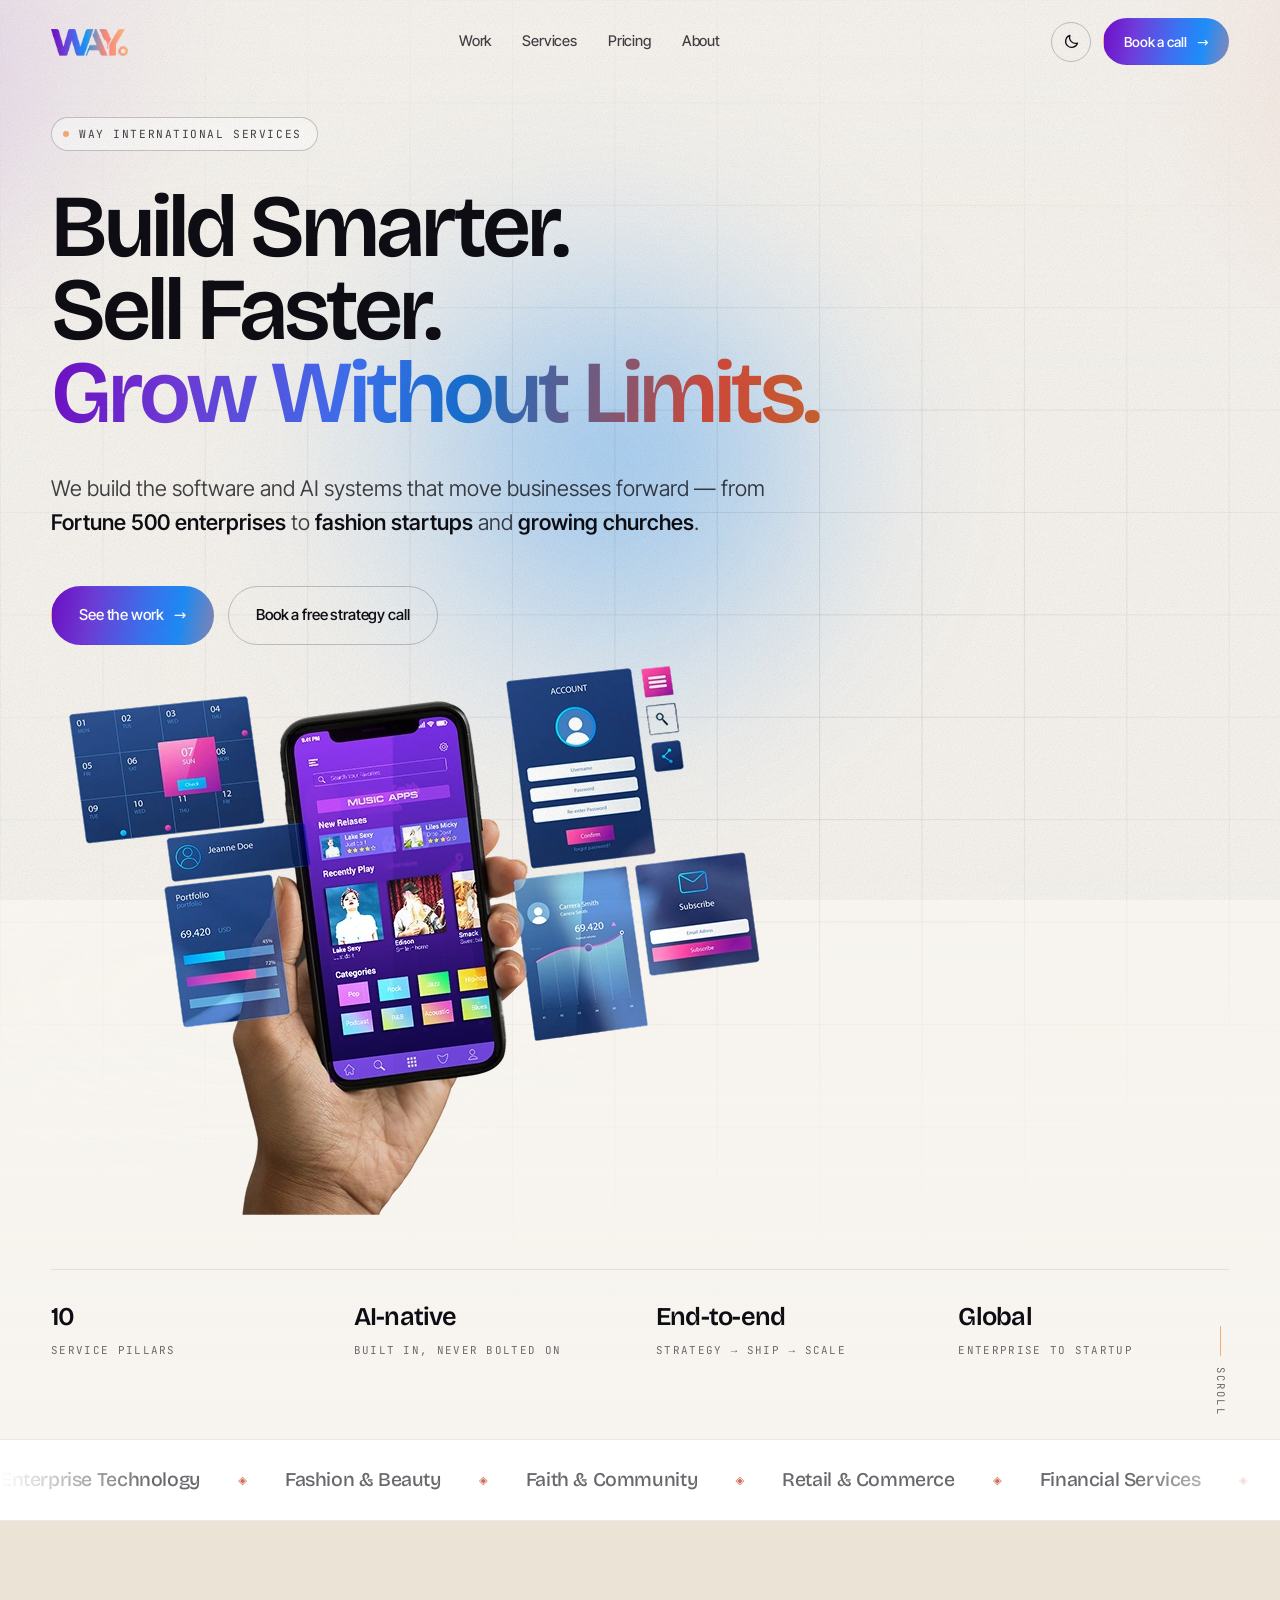
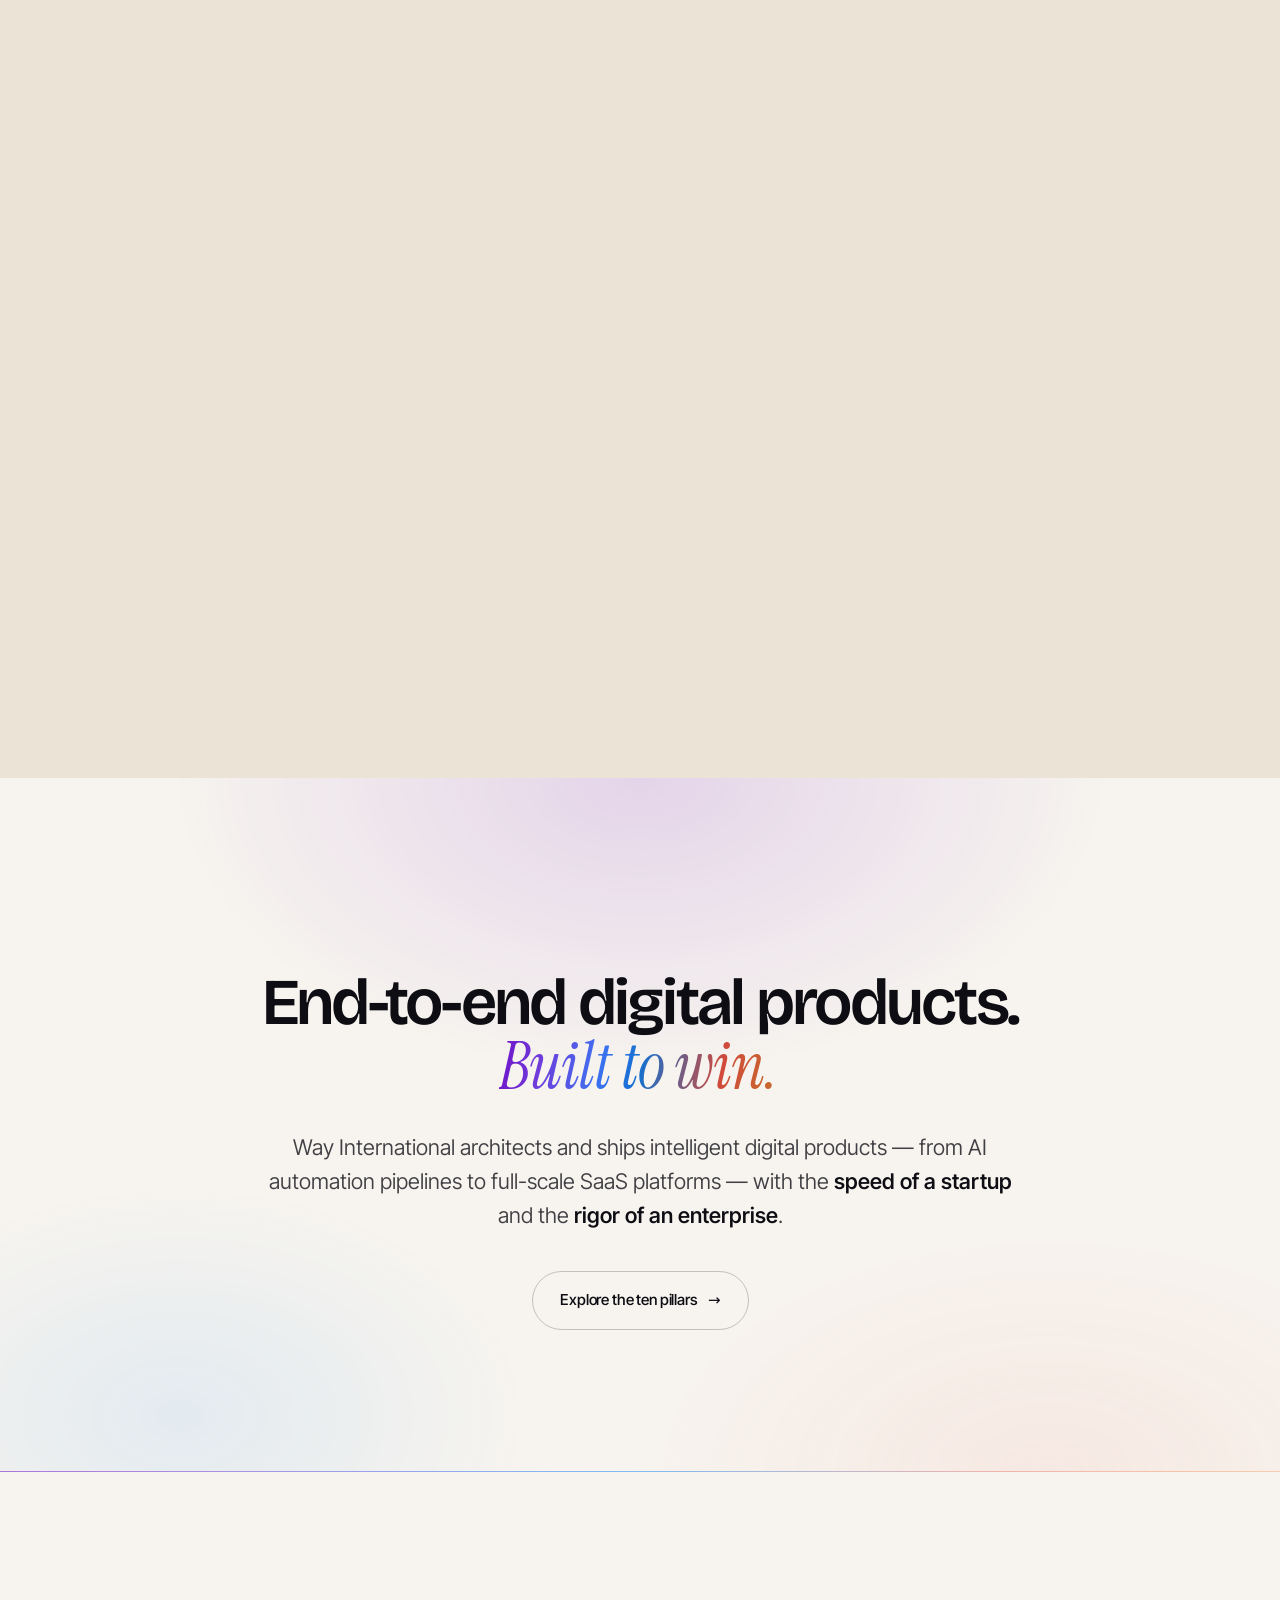
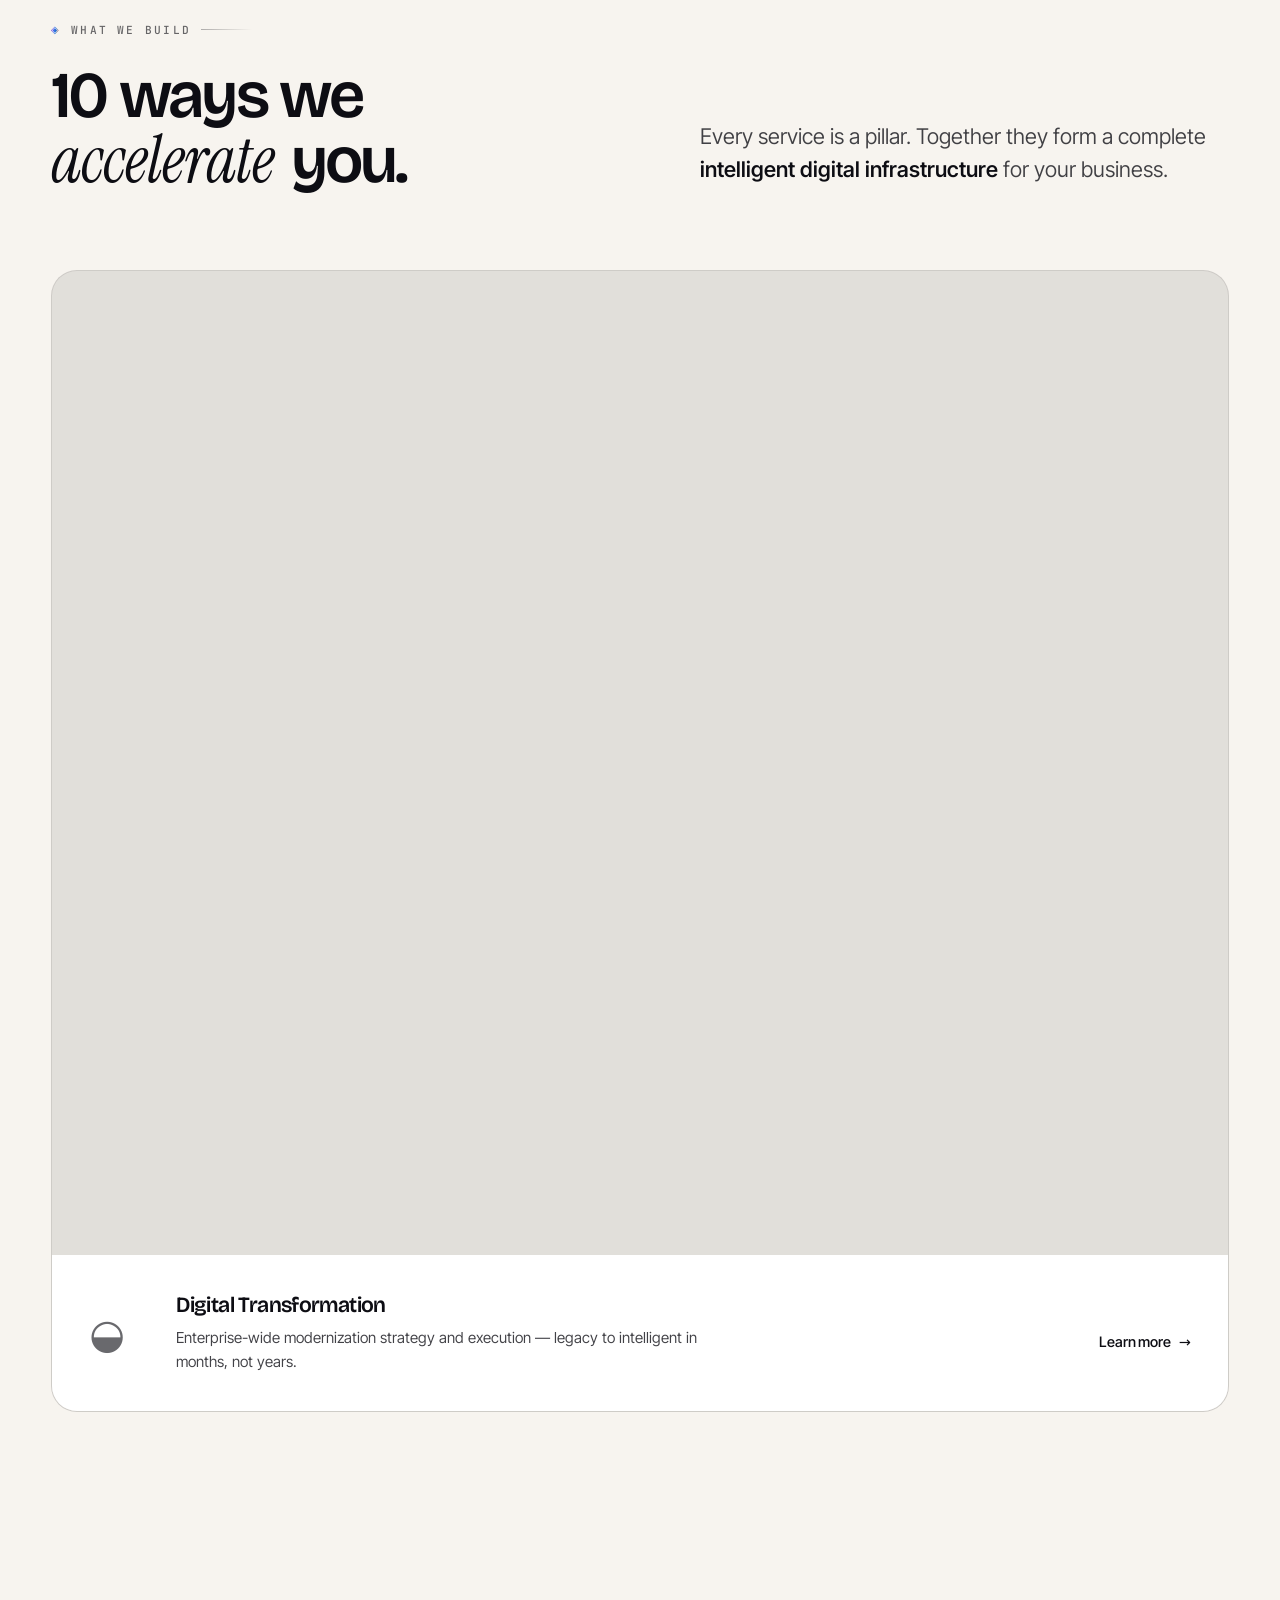
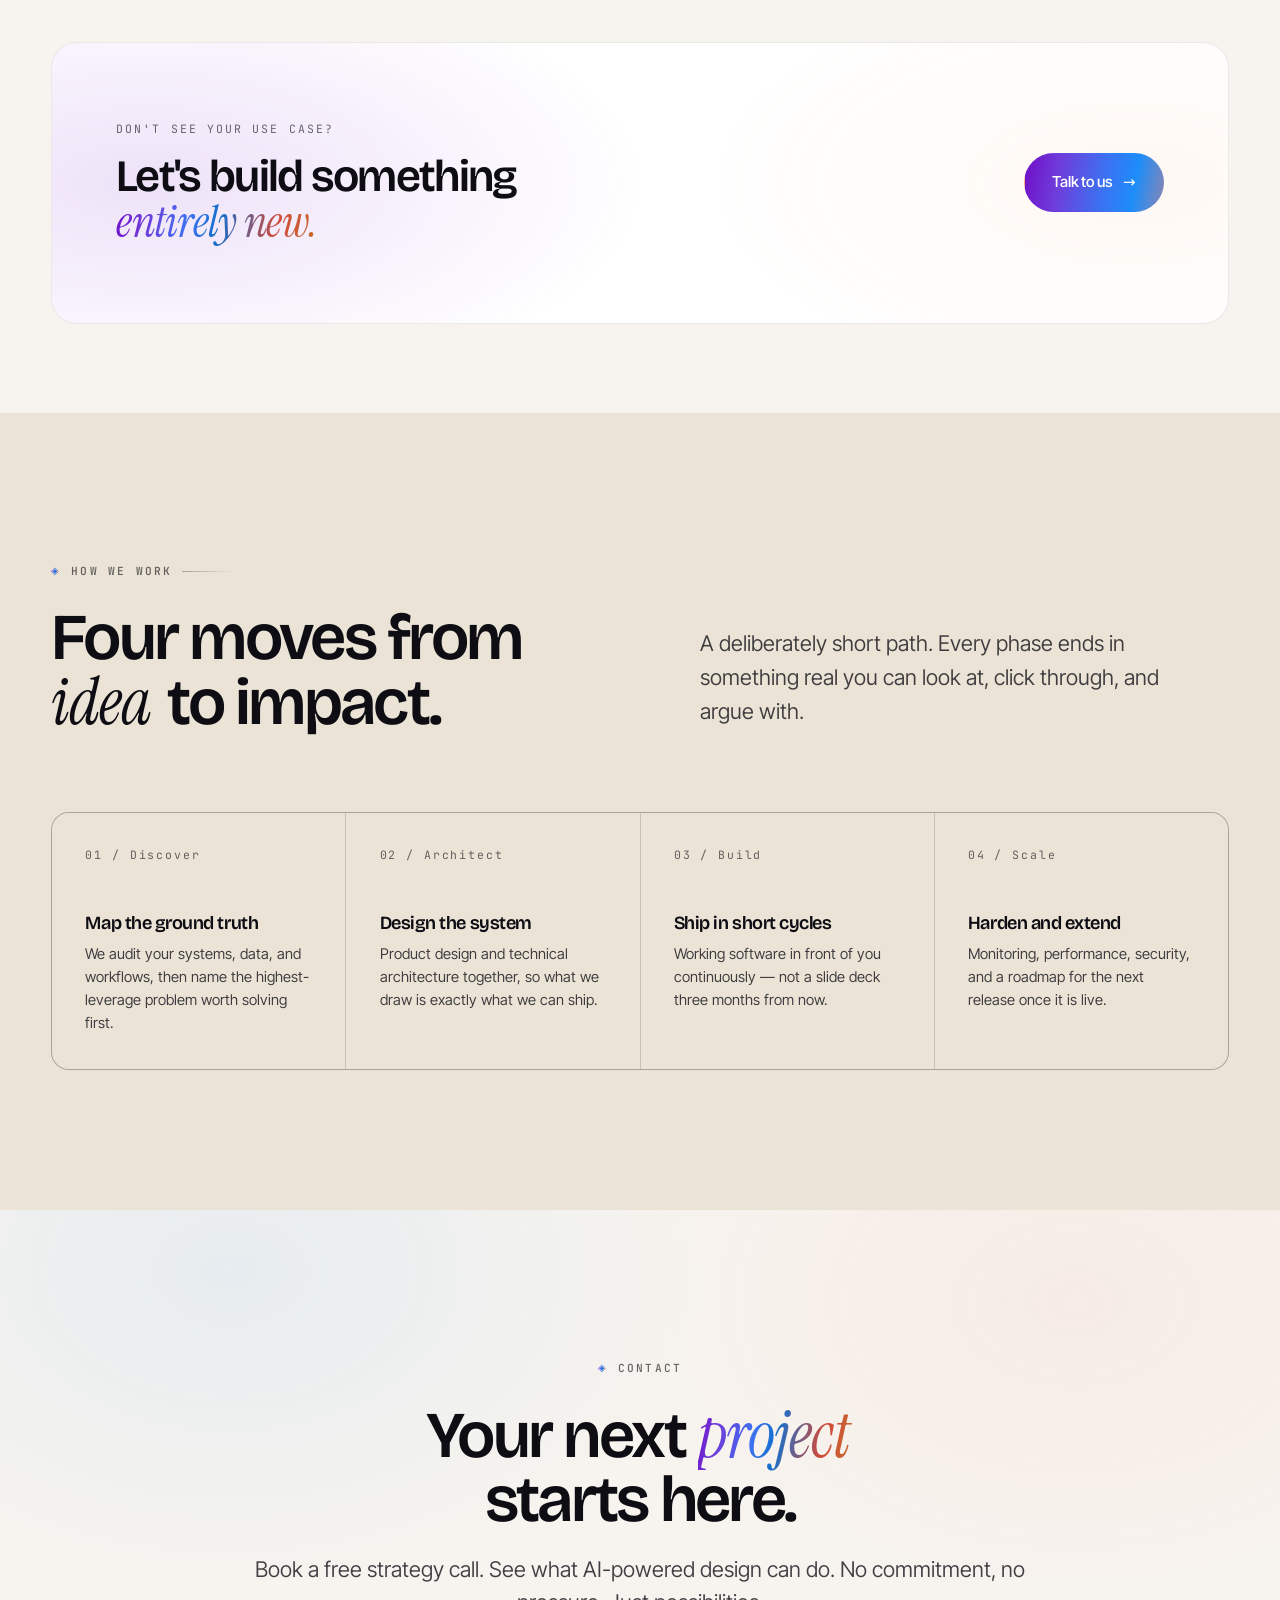
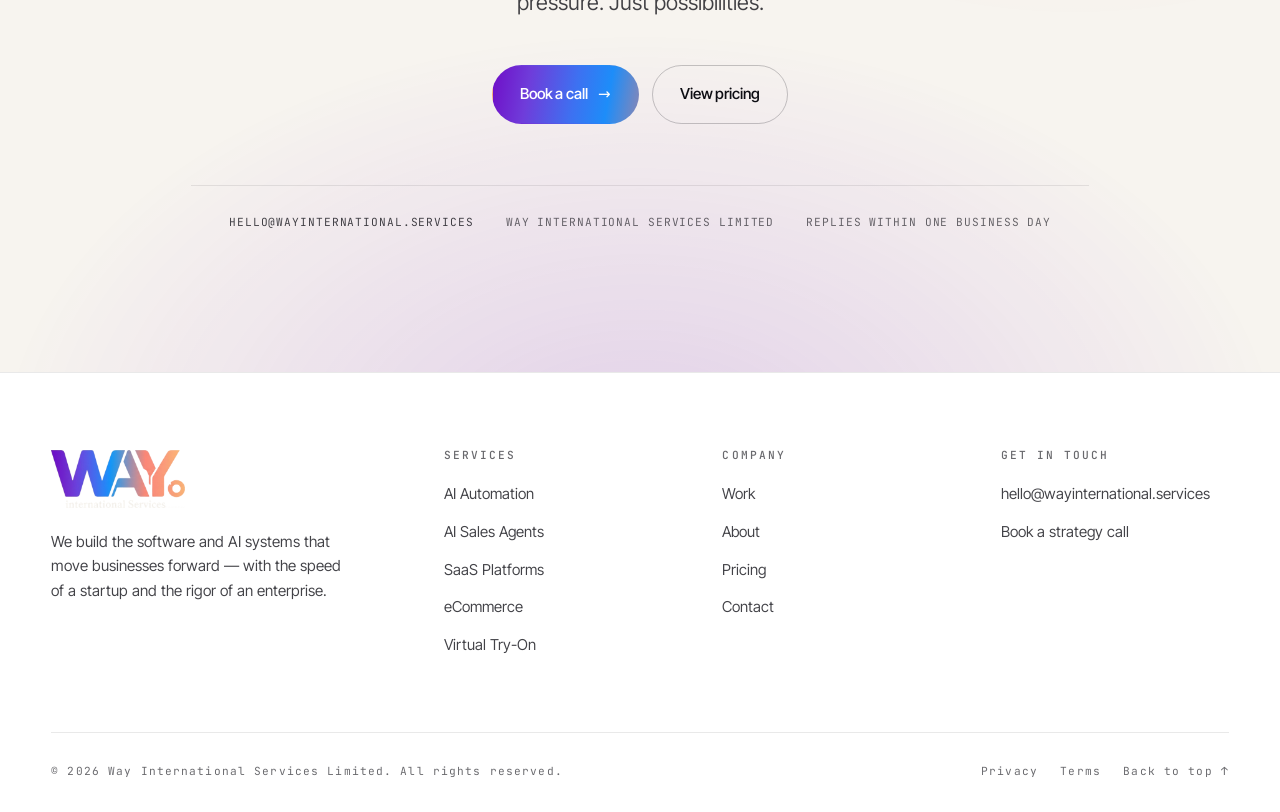
<file: index.html>
<!DOCTYPE html>
<html lang="en" class="no-js">
<head>
<meta charset="utf-8">
<meta name="viewport" content="width=device-width, initial-scale=1">
<title>Way International Services — Build Smarter. Sell Faster. Grow Without Limits.</title>
<meta name="description" content="Way International Services architects and ships intelligent digital products — AI automation, AI agents, SaaS platforms, commerce and mobile — with the speed of a startup and the rigor of an enterprise.">
<link rel="canonical" href="https://wayinternational.services/">

<meta property="og:type" content="website">
<meta property="og:title" content="Way International Services — Build Smarter. Sell Faster. Grow Without Limits.">
<meta property="og:description" content="We build the software and AI systems that move businesses forward — from Fortune 500 enterprises to fashion startups and growing churches.">
<meta property="og:image" content="/assets/img/icon-512.png">
<meta name="twitter:card" content="summary_large_image">
<meta name="theme-color" content="#08080C">

<link rel="icon" href="/favicon.ico" sizes="any">
<link rel="icon" href="/assets/img/icon-32.png" type="image/png">
<link rel="apple-touch-icon" href="/assets/img/icon-180.png">

<link rel="preload" href="/assets/fonts/bricolage-grotesque-normal-latin.woff2" as="font" type="font/woff2" crossorigin>
<link rel="preload" href="/assets/fonts/inter-tight-normal-latin.woff2" as="font" type="font/woff2" crossorigin>
<script>(function(){var d=document.documentElement;d.classList.remove("no-js");d.classList.add("js");var t=null;try{t=localStorage.getItem("way-theme")}catch(e){}if(t!=="light"&&t!=="dark"){t=(window.matchMedia&&window.matchMedia("(prefers-color-scheme: light)").matches)?"light":"dark"}d.setAttribute("data-theme",t);})();</script>
<link rel="stylesheet" href="/assets/css/fonts.css">
<link rel="stylesheet" href="/assets/css/site.css">

<script type="application/ld+json">
{
  "@context":"https://schema.org",
  "@type":"ProfessionalService",
  "name":"Way International Services Limited",
  "description":"Digital product studio building AI systems, SaaS platforms, commerce and mobile applications.",
  "url":"https://wayinternational.services/",
  "logo":"https://wayinternational.services/assets/img/way-logo.png",
  "email":"hello@wayinternational.services",
  "areaServed":"Worldwide",
  "makesOffer":[
    {"@type":"Offer","itemOffered":{"@type":"Service","name":"AI Automation"}},
    {"@type":"Offer","itemOffered":{"@type":"Service","name":"AI Sales Agents"}},
    {"@type":"Offer","itemOffered":{"@type":"Service","name":"AI Customer Support"}},
    {"@type":"Offer","itemOffered":{"@type":"Service","name":"Websites & PWAs"}},
    {"@type":"Offer","itemOffered":{"@type":"Service","name":"SaaS Platforms"}},
    {"@type":"Offer","itemOffered":{"@type":"Service","name":"Mobile Applications"}},
    {"@type":"Offer","itemOffered":{"@type":"Service","name":"eCommerce Platforms"}},
    {"@type":"Offer","itemOffered":{"@type":"Service","name":"Virtual Try-On"}},
    {"@type":"Offer","itemOffered":{"@type":"Service","name":"UI/UX Design"}},
    {"@type":"Offer","itemOffered":{"@type":"Service","name":"Digital Transformation"}}
  ]
}
</script>
</head>

<body>
<div class="grain" aria-hidden="true"></div>
<a href="#main" class="btn btn-sm" style="position:absolute;left:-9999px;top:0;z-index:99" onfocus="this.style.left='1rem';this.style.top='1rem'" onblur="this.style.left='-9999px'">Skip to content</a>

<!-- ======================================================= header -->
<header class="hdr">
  <div class="shell shell-wide hdr-in">
    <a href="/" class="brand" aria-label="Way International Services — home">
      <img src="/assets/img/way-mark.png" alt="Way International Services" width="430" height="152">
    </a>

    <nav class="nav" aria-label="Primary">
      <a href="/work.html"     data-nav="work">Work</a>
      <a href="/services.html" data-nav="services">Services</a>
      <a href="/pricing.html"  data-nav="pricing">Pricing</a>
      <a href="/about.html"    data-nav="about">About</a>
    </nav>

    <div class="hdr-actions">
      <button class="theme-btn" type="button" data-theme-toggle aria-label="Switch to light theme">
        <svg class="i-sun" viewBox="0 0 24 24" fill="none" stroke="currentColor" stroke-width="1.8" stroke-linecap="round" aria-hidden="true"><circle cx="12" cy="12" r="4.2"/><path d="M12 2v2.4M12 19.6V22M4.2 4.2l1.7 1.7M18.1 18.1l1.7 1.7M2 12h2.4M19.6 12H22M4.2 19.8l1.7-1.7M18.1 5.9l1.7-1.7"/></svg>
        <svg class="i-moon" viewBox="0 0 24 24" fill="none" stroke="currentColor" stroke-width="1.8" stroke-linecap="round" stroke-linejoin="round" aria-hidden="true"><path d="M20.5 14.3A8.6 8.6 0 0 1 9.7 3.5a8.6 8.6 0 1 0 10.8 10.8Z"/></svg>
      </button>

      <a href="/contact.html" class="btn btn-primary btn-sm hdr-book" data-magnet>
        <span class="lbl">Book a call</span><span class="arw" aria-hidden="true">&rarr;</span>
      </a>

      <button class="burger" aria-label="Open menu" aria-expanded="false" aria-controls="menu">
        <span></span><span></span>
      </button>
    </div>
  </div>
</header>

<!-- ======================================================= mobile menu -->
<div class="menu" id="menu" aria-hidden="true">
  <nav aria-label="Mobile">
    <ul class="menu-list">
      <li><a href="/work.html"><span class="n">01</span> Work</a></li>
      <li><a href="/services.html"><span class="n">02</span> Services</a></li>
      <li><a href="/pricing.html"><span class="n">03</span> Pricing</a></li>
      <li><a href="/about.html"><span class="n">04</span> About</a></li>
      <li><a href="/contact.html"><span class="n">05</span> Contact</a></li>
    </ul>
  </nav>
  <div class="menu-foot">
    <a href="/contact.html" class="btn btn-primary"><span class="lbl">Book a free strategy call</span><span class="arw" aria-hidden="true">→</span></a>
    <span class="menu-meta">hello@wayinternational.services</span>
  </div>
</div>

<main id="main">

<!-- ======================================================= hero -->
<section class="hero">
  <div class="aurora" aria-hidden="true"><i></i><i></i><i></i><i></i></div>
  <div class="hero-grid" aria-hidden="true"></div>

  <div class="shell shell-wide hero-in">
    <div class="hero-cols">
      <div class="hero-copy">
        <span class="pill"><span class="dot" aria-hidden="true"></span> Way International Services</span>

        <h1 class="t-hero hero-head">
          <span class="ln"><span>Build Smarter.</span></span>
          <span class="ln"><span>Sell Faster.</span></span>
          <span class="ln"><span class="grad">Grow Without Limits.</span></span>
        </h1>

        <p class="lede hero-lede" data-rv style="--d:520ms">
          We build the software and AI systems that move businesses forward —
          from <strong>Fortune&nbsp;500 enterprises</strong> to <strong>fashion startups</strong>
          and <strong>growing churches</strong>.
        </p>

        <div class="btn-row hero-cta" data-rv style="--d:640ms">
          <a href="/work.html" class="btn btn-primary" data-magnet>
            <span class="lbl">See the work</span><span class="arw" aria-hidden="true">→</span>
          </a>
          <a href="/contact.html" class="btn btn-ghost">
            <span class="lbl">Book a free strategy call</span>
          </a>
        </div>
      </div>

      <div class="hero-visual" data-rv style="--d:700ms">
        <img src="/assets/img/hero-app.png"
             alt="A hand holding a smartphone running a music app, surrounded by floating interface panels for account, calendar, portfolio, analytics and subscription screens."
             width="724" height="570" fetchpriority="high" decoding="async">
      </div>
    </div>

    <dl class="hero-facts" data-rv data-stagger="90" style="--d:760ms">
      <div data-rv><dt>10</dt><dd>Service pillars</dd></div>
      <div data-rv><dt>AI-native</dt><dd>Built in, never bolted on</dd></div>
      <div data-rv><dt>End-to-end</dt><dd>Strategy → ship → scale</dd></div>
      <div data-rv><dt>Global</dt><dd>Enterprise to startup</dd></div>
    </dl>
  </div>

  <span class="scroll-cue" aria-hidden="true"><span class="bar"></span> Scroll</span>
</section>

<!-- ======================================================= sectors -->
<div class="marq" aria-hidden="true">
  <div class="marq-track">
    <div class="marq-group">
      <span>Enterprise Technology</span>
      <span>Fashion &amp; Beauty</span>
      <span>Faith &amp; Community</span>
      <span>Retail &amp; Commerce</span>
      <span>Financial Services</span>
      <span>Healthcare</span>
      <span>Logistics</span>
      <span>Education</span>
      <span>Hospitality</span>
      <span>Professional Services</span>
    </div>
  </div>
</div>

<!-- ======================================================= problem -->
<section class="band on-light" id="problem">
  <div class="shell">
    <div class="shead">
      <div>
        <span class="eyebrow" data-rv><span class="mk" aria-hidden="true">◈</span> The Problem</span>
        <h2 class="t-xl rise" data-rv>
          <span class="ln"><span>The digital</span></span>
          <span class="ln"><span class="ital">landscape</span></span>
          <span class="ln"><span>has shifted.</span></span>
        </h2>
      </div>
      <div class="shead-aside">
        <p class="lede" data-rv style="--d:160ms">
          The businesses that will define the next decade are building
          <strong>intelligent, scalable digital infrastructure</strong> — not patching old systems.
        </p>
      </div>
    </div>
  </div>

  <div class="shell">
    <div class="probs" data-rv data-stagger="110">
      <article class="prob" data-rv>
        <span class="num">01</span>
        <h3>Outdated tech stacks holding you back</h3>
        <p>Your competitors are shipping AI-powered features in weeks. Legacy systems cost you speed, talent, and market share.</p>
      </article>
      <article class="prob" data-rv>
        <span class="num">02</span>
        <h3>Generic vendors, zero differentiation</h3>
        <p>Off-the-shelf software doesn't capture your edge. We architect custom digital systems tailored to your competitive advantage.</p>
      </article>
      <article class="prob" data-rv>
        <span class="num">03</span>
        <h3>AI potential left on the table</h3>
        <p>Most organizations have the data but not the infrastructure to unlock AI. We close that gap with production-ready systems.</p>
      </article>
    </div>
  </div>
</section>

<!-- ======================================================= solution -->
<section class="band solution">
  <div class="shell">
    <span class="eyebrow" data-rv><span class="mk" aria-hidden="true">◈</span> Our Solution</span>
    <h2 class="t-xl" data-rv style="--d:80ms">
      End-to-end digital products.<br><span class="ital grad">Built to win.</span>
    </h2>
    <p class="lede" data-rv style="--d:200ms">
      Way International architects and ships intelligent digital products — from AI automation
      pipelines to full-scale SaaS platforms — with the <strong>speed of a startup</strong>
      and the <strong>rigor of an enterprise</strong>.
    </p>
    <div class="btn-row" style="justify-content:center;margin-top:2.4rem" data-rv>
      <a href="/services.html" class="btn btn-ghost"><span class="lbl">Explore the ten pillars</span><span class="arw" aria-hidden="true">→</span></a>
    </div>
  </div>
</section>

<hr class="seam">

<!-- ======================================================= services -->
<section class="band" id="services">
  <div class="shell shell-wide">
    <div class="shead">
      <div>
        <span class="eyebrow" data-rv><span class="mk" aria-hidden="true">◈</span> What We Build</span>
        <h2 class="t-xl rise" data-rv>
          <span class="ln"><span>10 ways we</span></span>
          <span class="ln"><span class="ital">accelerate</span> <span style="display:inline">you.</span></span>
        </h2>
      </div>
      <div class="shead-aside">
        <p class="lede" data-rv style="--d:160ms">
          Every service is a pillar. Together they form a complete
          <strong>intelligent digital infrastructure</strong> for your business.
        </p>
      </div>
    </div>

    <div class="svcs" data-rv data-stagger="70">
      <article class="svc" data-rv>
        <span class="gl" aria-hidden="true">⬡</span>
        <h3>AI Automation</h3>
        <p>Eliminate repetitive work with intelligent automation pipelines built on modern LLM and workflow infrastructure.</p>
        <a class="tlink" href="/services.html#ai-automation">Learn more <span class="arw" aria-hidden="true">→</span></a>
      </article>

      <article class="svc" data-rv>
        <span class="gl" aria-hidden="true">◉</span>
        <h3>AI Sales Agents</h3>
        <p>Deploy always-on AI agents that qualify leads, follow up, and close — across any channel, 24/7.</p>
        <a class="tlink" href="/services.html#ai-sales-agents">Learn more <span class="arw" aria-hidden="true">→</span></a>
      </article>

      <article class="svc" data-rv>
        <span class="gl" aria-hidden="true">◎</span>
        <h3>AI Customer Support</h3>
        <p>Resolve 80% of support tickets instantly with context-aware AI systems trained on your business.</p>
        <a class="tlink" href="/services.html#ai-customer-support">Learn more <span class="arw" aria-hidden="true">→</span></a>
      </article>

      <article class="svc" data-rv>
        <span class="gl" aria-hidden="true">▣</span>
        <h3>Websites &amp; PWAs</h3>
        <p>Award-level websites and progressive web apps that load fast, rank high, and convert.</p>
        <a class="tlink" href="/services.html#websites-pwas">Learn more <span class="arw" aria-hidden="true">→</span></a>
      </article>

      <article class="svc" data-rv>
        <span class="gl" aria-hidden="true">⬢</span>
        <h3>SaaS Platforms</h3>
        <p>Full-stack SaaS products with auth, billing, dashboards, and APIs — architected to scale.</p>
        <a class="tlink" href="/services.html#saas-platforms">Learn more <span class="arw" aria-hidden="true">→</span></a>
      </article>

      <article class="svc" data-rv>
        <span class="gl" aria-hidden="true">◈</span>
        <h3>Mobile Applications</h3>
        <p>Cross-platform mobile apps with native performance, elegant UI, and seamless backend integration.</p>
        <a class="tlink" href="/services.html#mobile-applications">Learn more <span class="arw" aria-hidden="true">→</span></a>
      </article>

      <article class="svc" data-rv>
        <span class="gl" aria-hidden="true">⬟</span>
        <h3>eCommerce Platforms</h3>
        <p>High-converting stores with custom UX, inventory management, and AI-powered personalization.</p>
        <a class="tlink" href="/services.html#ecommerce-platforms">Learn more <span class="arw" aria-hidden="true">→</span></a>
      </article>

      <article class="svc" data-rv>
        <span class="gl" aria-hidden="true">◐</span>
        <h3>Virtual Try-On</h3>
        <p>Next-gen AR/AI-powered try-on technology for fashion and beauty brands. Zero returns, higher AOV.</p>
        <a class="tlink" href="/services.html#virtual-try-on">Learn more <span class="arw" aria-hidden="true">→</span></a>
      </article>

      <article class="svc" data-rv>
        <span class="gl" aria-hidden="true">◑</span>
        <h3>UI/UX Design</h3>
        <p>Product design that earns awards and earns trust — research-driven, premium, and deeply human.</p>
        <a class="tlink" href="/services.html#ui-ux-design">Learn more <span class="arw" aria-hidden="true">→</span></a>
      </article>

      <article class="svc is-wide" data-rv>
        <span class="gl" aria-hidden="true">◒</span>
        <div class="bd">
          <h3>Digital Transformation</h3>
          <p>Enterprise-wide modernization strategy and execution — legacy to intelligent in months, not years.</p>
        </div>
        <a class="tlink" href="/services.html#digital-transformation">Learn more <span class="arw" aria-hidden="true">→</span></a>
      </article>
    </div>
  </div>
</section>

<!-- ======================================================= big cta -->
<section class="band-tight">
  <div class="shell shell-wide">
    <div class="bigcta" data-rv>
      <div>
        <span class="k">Don't see your use case?</span>
        <h2 class="t-lg">Let's build something<br><span class="ital grad">entirely new.</span></h2>
      </div>
      <a href="/contact.html" class="btn btn-primary" data-magnet>
        <span class="lbl">Talk to us</span><span class="arw" aria-hidden="true">→</span>
      </a>
    </div>
  </div>
</section>

<!-- ======================================================= process -->
<section class="band on-light" id="process">
  <div class="shell">
    <div class="shead">
      <div>
        <span class="eyebrow" data-rv><span class="mk" aria-hidden="true">◈</span> How We Work</span>
        <h2 class="t-xl" data-rv>Four moves from<br><span class="ital">idea</span> to impact.</h2>
      </div>
      <div class="shead-aside">
        <p class="lede" data-rv style="--d:160ms">
          A deliberately short path. Every phase ends in something real you can look at,
          click through, and argue with.
        </p>
      </div>
    </div>

    <div class="steps" data-rv data-stagger="100">
      <article class="step" data-rv>
        <span class="n">01 / Discover</span>
        <h3>Map the ground truth</h3>
        <p>We audit your systems, data, and workflows, then name the highest-leverage problem worth solving first.</p>
      </article>
      <article class="step" data-rv>
        <span class="n">02 / Architect</span>
        <h3>Design the system</h3>
        <p>Product design and technical architecture together, so what we draw is exactly what we can ship.</p>
      </article>
      <article class="step" data-rv>
        <span class="n">03 / Build</span>
        <h3>Ship in short cycles</h3>
        <p>Working software in front of you continuously — not a slide deck three months from now.</p>
      </article>
      <article class="step" data-rv>
        <span class="n">04 / Scale</span>
        <h3>Harden and extend</h3>
        <p>Monitoring, performance, security, and a roadmap for the next release once it is live.</p>
      </article>
    </div>
  </div>
</section>

<!-- ======================================================= contact -->
<section class="band contact" id="contact">
  <div class="shell">
    <span class="eyebrow" data-rv><span class="mk" aria-hidden="true">◈</span> Contact</span>
    <h2 class="t-xl" data-rv style="--d:80ms">Your next <span class="ital grad">project</span><br>starts here.</h2>
    <p class="lede" data-rv style="--d:180ms">
      Book a free strategy call. See what AI-powered design can do.
      No commitment, no pressure. Just possibilities.
    </p>

    <div class="btn-row" data-rv style="--d:280ms">
      <a href="/contact.html" class="btn btn-primary" data-magnet>
        <span class="lbl">Book a call</span><span class="arw" aria-hidden="true">→</span>
      </a>
      <a href="/pricing.html" class="btn btn-ghost"><span class="lbl">View pricing</span></a>
    </div>

    <div class="contact-meta" data-rv>
      <span><a href="mailto:hello@wayinternational.services">hello@wayinternational.services</a></span>
      <span>Way International Services Limited</span>
      <span>Replies within one business day</span>
    </div>
  </div>
</section>

</main>

<!-- ======================================================= footer -->
<footer class="ftr">
  <div class="shell shell-wide">
    <div class="ftr-top">
      <div class="ftr-brand">
        <img src="/assets/img/way-logo-dark.png" alt="Way International Services" width="430" height="187">
        <p>We build the software and AI systems that move businesses forward — with the speed of a startup and the rigor of an enterprise.</p>
      </div>

      <div>
        <h4>Services</h4>
        <ul>
          <li><a href="/services.html#ai-automation">AI Automation</a></li>
          <li><a href="/services.html#ai-sales-agents">AI Sales Agents</a></li>
          <li><a href="/services.html#saas-platforms">SaaS Platforms</a></li>
          <li><a href="/services.html#ecommerce-platforms">eCommerce</a></li>
          <li><a href="/services.html#virtual-try-on">Virtual Try-On</a></li>
        </ul>
      </div>

      <div>
        <h4>Company</h4>
        <ul>
          <li><a href="/work.html">Work</a></li>
          <li><a href="/about.html">About</a></li>
          <li><a href="/pricing.html">Pricing</a></li>
          <li><a href="/contact.html">Contact</a></li>
        </ul>
      </div>

      <div>
        <h4>Get in touch</h4>
        <ul>
          <li><a href="mailto:hello@wayinternational.services">hello@wayinternational.services</a></li>
          <li><a href="/contact.html">Book a strategy call</a></li>
        </ul>
      </div>
    </div>

    <div class="ftr-bot">
      <span>© <span data-year>2026</span> Way International Services Limited. All rights reserved.</span>
      <span class="lnks">
        <a href="/privacy.html">Privacy</a>
        <a href="/terms.html">Terms</a>
        <a href="#main" class="to-top">Back to top <span aria-hidden="true">↑</span></a>
      </span>
    </div>
  </div>
</footer>

<script src="/assets/js/site.js" defer></script>
</body>
</html>
</file>
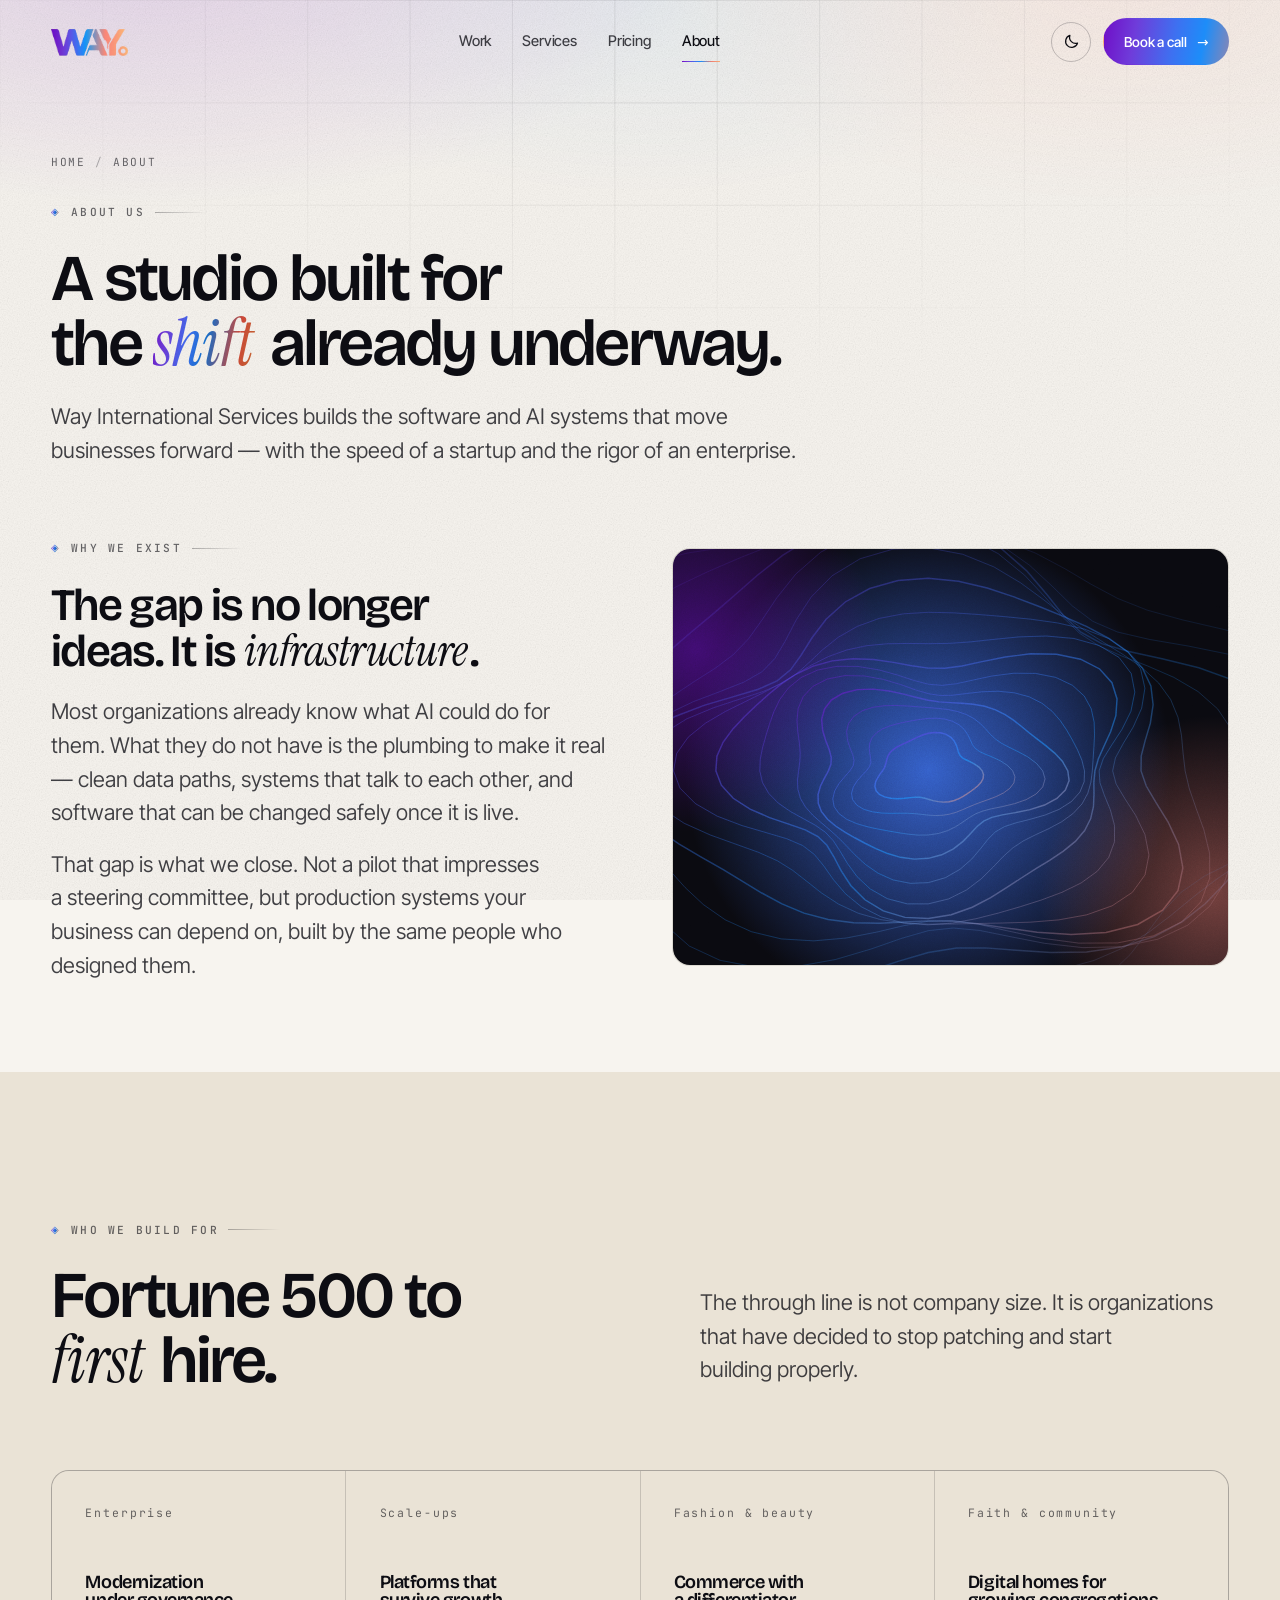
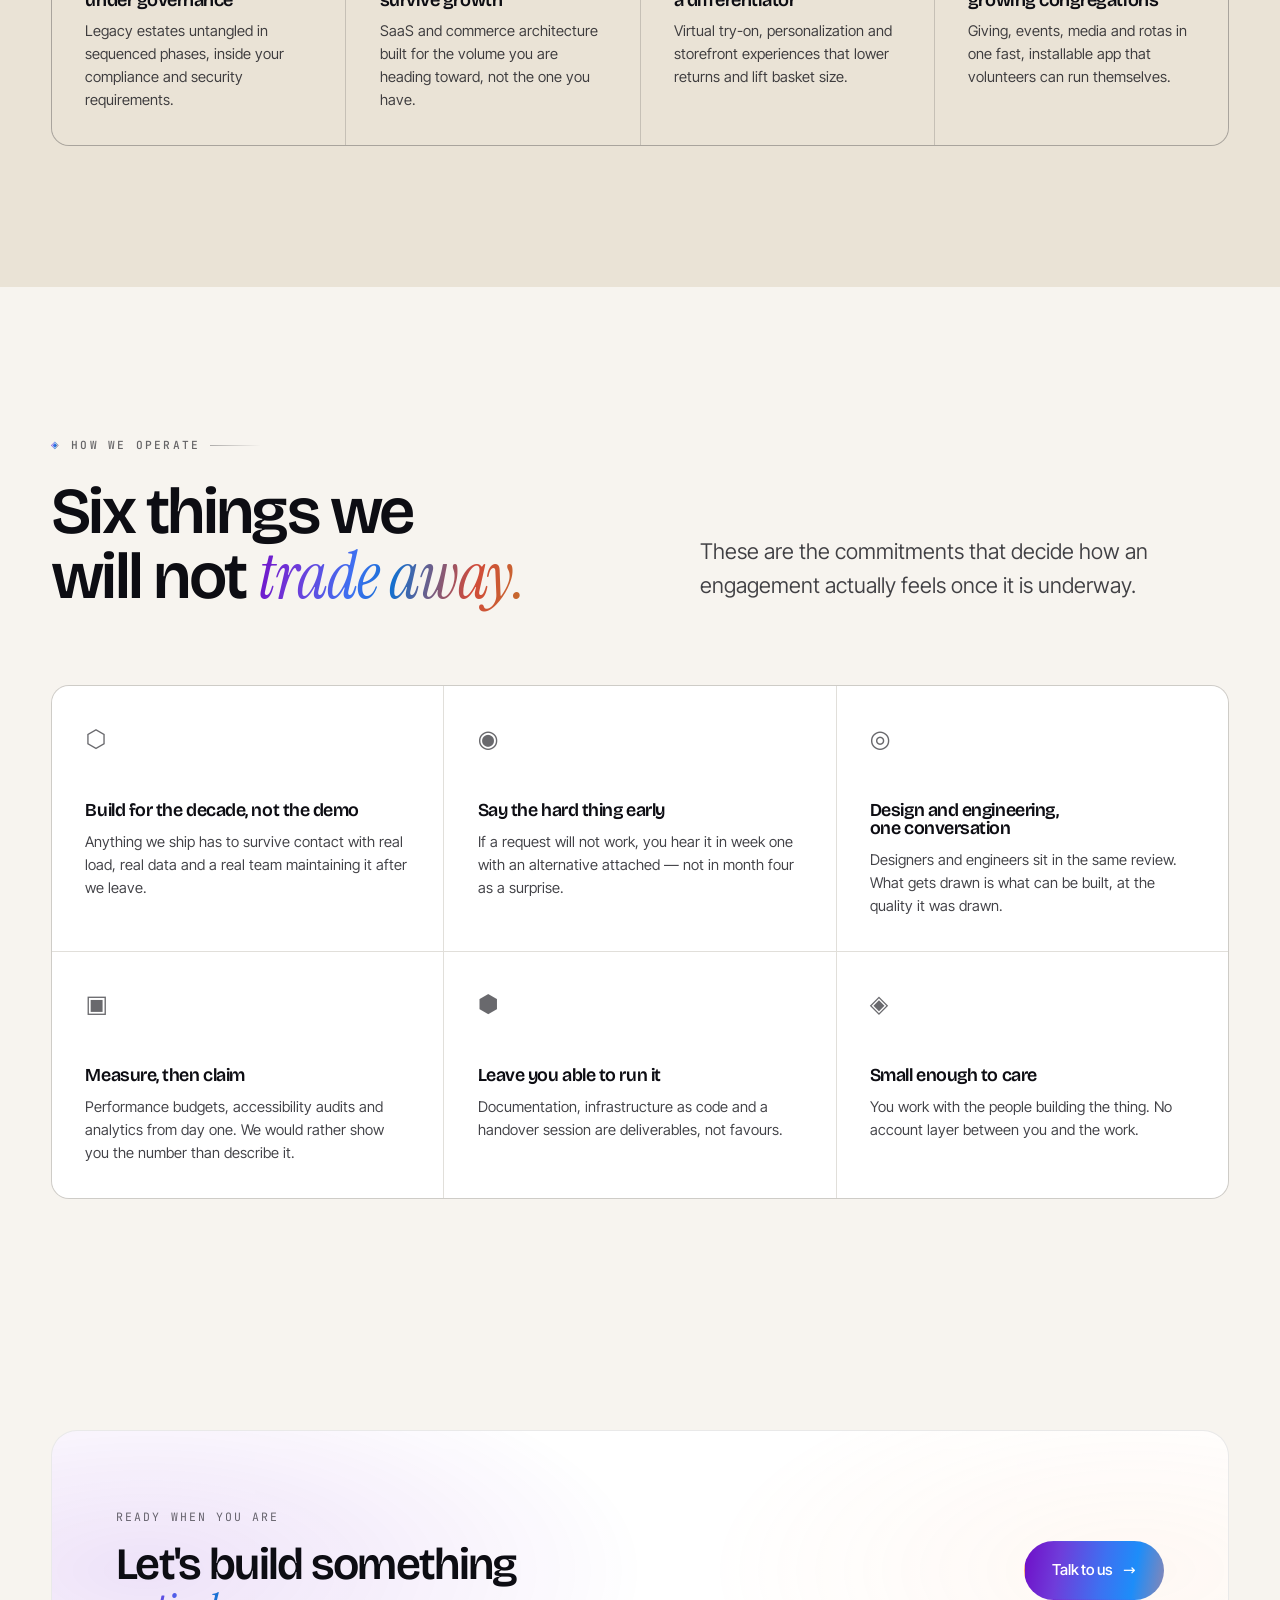
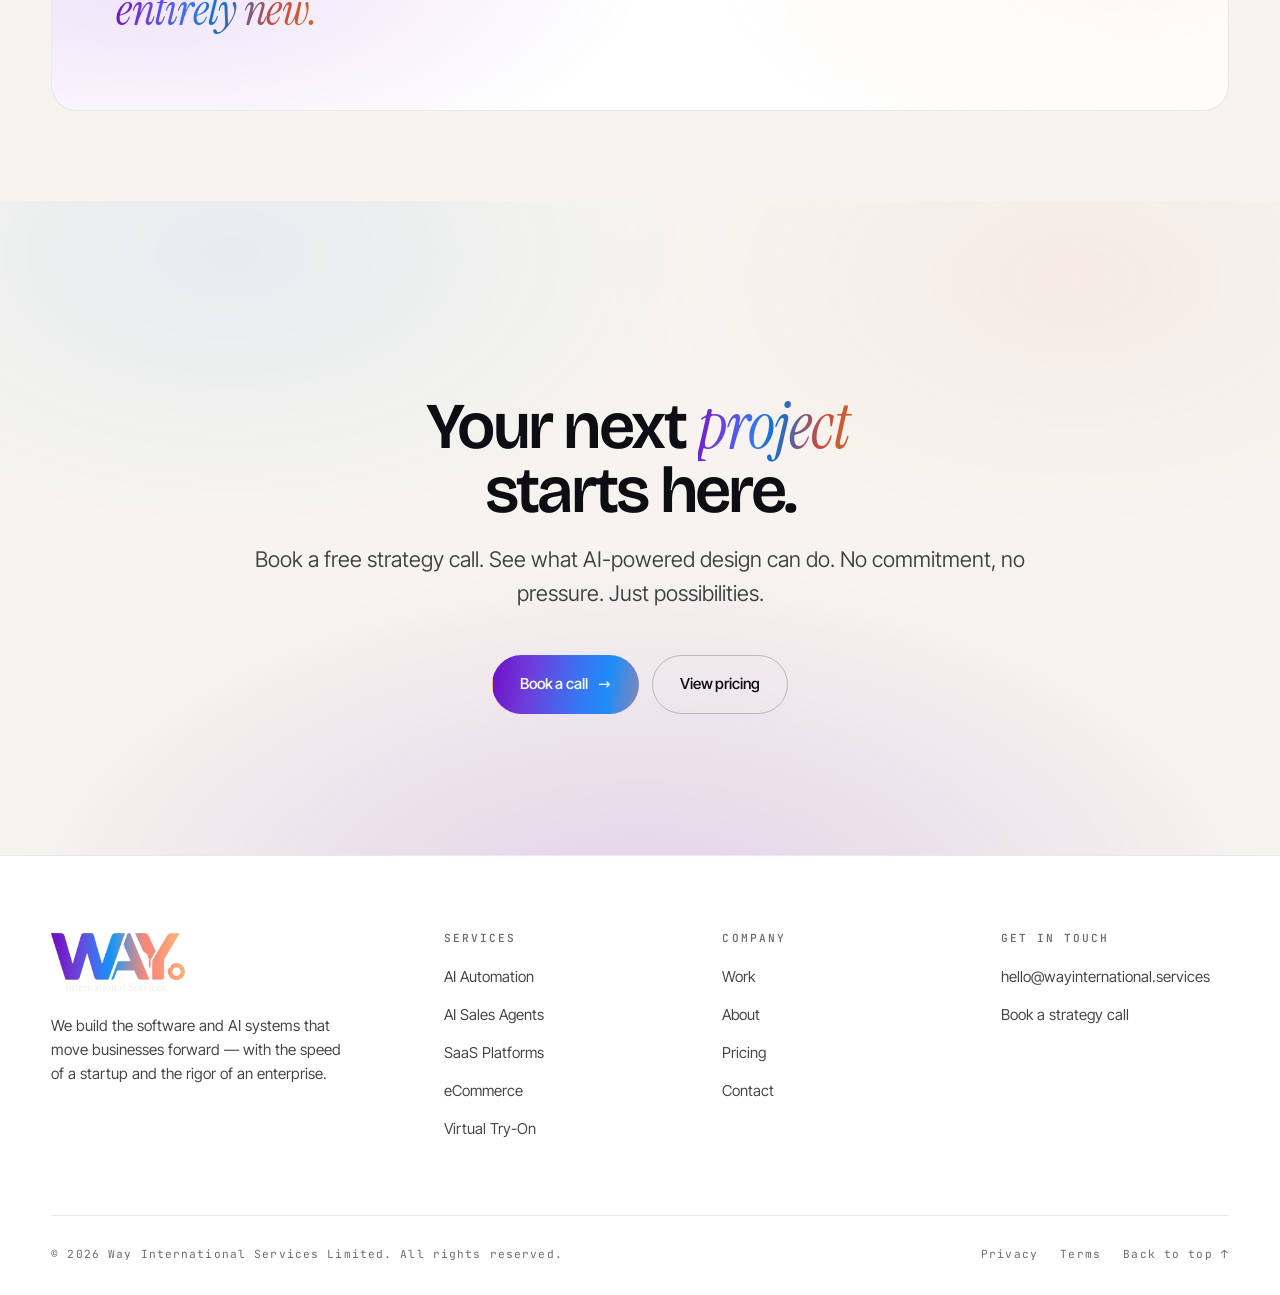
<file: about.html>
<!DOCTYPE html>
<html lang="en" class="no-js">
<head>
<meta charset="utf-8">
<meta name="viewport" content="width=device-width, initial-scale=1">
<title>About — Way International Services</title>
<meta name="description" content="Way International Services builds software and AI systems with the speed of a startup and the rigor of an enterprise. How we work, and what we will not trade away.">
<link rel="canonical" href="https://wayinternational.services/about.html">

<meta property="og:type" content="website">
<meta property="og:title" content="About — Way International Services">
<meta property="og:description" content="Way International Services builds software and AI systems with the speed of a startup and the rigor of an enterprise. How we work, and what we will not trade away.">
<meta property="og:image" content="/assets/img/icon-512.png">
<meta name="twitter:card" content="summary_large_image">
<meta name="theme-color" content="#08080C">

<link rel="icon" href="/favicon.ico" sizes="any">
<link rel="icon" href="/assets/img/icon-32.png" type="image/png">
<link rel="apple-touch-icon" href="/assets/img/icon-180.png">

<link rel="preload" href="/assets/fonts/bricolage-grotesque-normal-latin.woff2" as="font" type="font/woff2" crossorigin>
<link rel="preload" href="/assets/fonts/inter-tight-normal-latin.woff2" as="font" type="font/woff2" crossorigin>
<script>(function(){var d=document.documentElement;d.classList.remove("no-js");d.classList.add("js");var t=null;try{t=localStorage.getItem("way-theme")}catch(e){}if(t!=="light"&&t!=="dark"){t=(window.matchMedia&&window.matchMedia("(prefers-color-scheme: light)").matches)?"light":"dark"}d.setAttribute("data-theme",t);})();</script>
<link rel="stylesheet" href="/assets/css/fonts.css">
<link rel="stylesheet" href="/assets/css/site.css">
</head>

<body>
<div class="grain" aria-hidden="true"></div>
<a href="#main" class="btn btn-sm" style="position:absolute;left:-9999px;top:0;z-index:99" onfocus="this.style.left='1rem';this.style.top='1rem'" onblur="this.style.left='-9999px'">Skip to content</a>

<header class="hdr">
  <div class="shell shell-wide hdr-in">
    <a href="/" class="brand" aria-label="Way International Services — home">
      <img src="/assets/img/way-mark.png" alt="Way International Services" width="430" height="152">
    </a>

    <nav class="nav" aria-label="Primary">
      <a href="/work.html"     data-nav="work">Work</a>
      <a href="/services.html" data-nav="services">Services</a>
      <a href="/pricing.html"  data-nav="pricing">Pricing</a>
      <a href="/about.html"    data-nav="about">About</a>
    </nav>

    <div class="hdr-actions">
      <button class="theme-btn" type="button" data-theme-toggle aria-label="Switch to light theme">
        <svg class="i-sun" viewBox="0 0 24 24" fill="none" stroke="currentColor" stroke-width="1.8" stroke-linecap="round" aria-hidden="true"><circle cx="12" cy="12" r="4.2"/><path d="M12 2v2.4M12 19.6V22M4.2 4.2l1.7 1.7M18.1 18.1l1.7 1.7M2 12h2.4M19.6 12H22M4.2 19.8l1.7-1.7M18.1 5.9l1.7-1.7"/></svg>
        <svg class="i-moon" viewBox="0 0 24 24" fill="none" stroke="currentColor" stroke-width="1.8" stroke-linecap="round" stroke-linejoin="round" aria-hidden="true"><path d="M20.5 14.3A8.6 8.6 0 0 1 9.7 3.5a8.6 8.6 0 1 0 10.8 10.8Z"/></svg>
      </button>

      <a href="/contact.html" class="btn btn-primary btn-sm hdr-book" data-magnet>
        <span class="lbl">Book a call</span><span class="arw" aria-hidden="true">&rarr;</span>
      </a>

      <button class="burger" aria-label="Open menu" aria-expanded="false" aria-controls="menu">
        <span></span><span></span>
      </button>
    </div>
  </div>
</header>

<div class="menu" id="menu" aria-hidden="true">
  <nav aria-label="Mobile">
    <ul class="menu-list">
      <li><a href="/work.html"><span class="n">01</span> Work</a></li>
      <li><a href="/services.html"><span class="n">02</span> Services</a></li>
      <li><a href="/pricing.html"><span class="n">03</span> Pricing</a></li>
      <li><a href="/about.html"><span class="n">04</span> About</a></li>
      <li><a href="/contact.html"><span class="n">05</span> Contact</a></li>
    </ul>
  </nav>
  <div class="menu-foot">
    <a href="/contact.html" class="btn btn-primary"><span class="lbl">Book a free strategy call</span><span class="arw" aria-hidden="true">&rarr;</span></a>
    <span class="menu-meta">hello@wayinternational.services</span>
  </div>
</div>

<main id="main">

<section class="phero" style="padding-bottom:clamp(2.5rem,5vw,4rem)">
  <div class="shell shell-wide">
    <nav class="crumb" aria-label="Breadcrumb">
      <a href="/">Home</a> <span class="sep" aria-hidden="true">/</span> <span>About</span>
    </nav>
    <span class="eyebrow" data-rv><span class="mk" aria-hidden="true">&#9672;</span> About Us</span>
    <h1 class="t-xl" data-rv style="--d:60ms">A studio built for<br>the <span class="ital grad">shift</span> already underway.</h1>
    <p class="lede" data-rv style="--d:180ms">
      Way International Services builds the software and AI systems that move businesses forward
      &mdash; with the speed of a startup and the rigor of an enterprise.
    </p>
  </div>
</section>

<section class="band-flush">
  <div class="shell shell-wide">
    <div class="split">
      <div data-rv>
        <span class="eyebrow"><span class="mk" aria-hidden="true">&#9672;</span> Why We Exist</span>
        <h2 class="t-lg" style="margin-bottom:1.3rem">The gap is no longer<br>ideas. It is <span class="ital">infrastructure</span>.</h2>
        <p class="lede">
          Most organizations already know what AI could do for them. What they do not have is the
          plumbing to make it real &mdash; clean data paths, systems that talk to each other,
          and software that can be changed safely once it is live.
        </p>
        <p class="lede" style="margin-top:1.1rem">
          That gap is what we close. Not a pilot that impresses a steering committee, but production
          systems your business can depend on, built by the same people who designed them.
        </p>
      </div>
      <div class="figure" data-rv style="--d:140ms">
        <img src="/assets/img/art-7.svg" alt="" aria-hidden="true" loading="lazy" decoding="async">
      </div>
    </div>
  </div>
</section>

<section class="band on-light">
  <div class="shell">
    <div class="shead">
      <div>
        <span class="eyebrow" data-rv><span class="mk" aria-hidden="true">&#9672;</span> Who We Build For</span>
        <h2 class="t-xl" data-rv>Fortune 500 to<br><span class="ital">first</span> hire.</h2>
      </div>
      <div class="shead-aside">
        <p class="lede" data-rv style="--d:160ms">
          The through line is not company size. It is organizations that have decided to stop
          patching and start building properly.
        </p>
      </div>
    </div>

    <div class="steps" data-rv data-stagger="100">
      <article class="step" data-rv>
        <span class="n">Enterprise</span><h3>Modernization under governance</h3>
        <p>Legacy estates untangled in sequenced phases, inside your compliance and security requirements.</p>
      </article>
      <article class="step" data-rv>
        <span class="n">Scale-ups</span><h3>Platforms that survive growth</h3>
        <p>SaaS and commerce architecture built for the volume you are heading toward, not the one you have.</p>
      </article>
      <article class="step" data-rv>
        <span class="n">Fashion &amp; beauty</span><h3>Commerce with a differentiator</h3>
        <p>Virtual try-on, personalization and storefront experiences that lower returns and lift basket size.</p>
      </article>
      <article class="step" data-rv>
        <span class="n">Faith &amp; community</span><h3>Digital homes for growing congregations</h3>
        <p>Giving, events, media and rotas in one fast, installable app that volunteers can run themselves.</p>
      </article>
    </div>
  </div>
</section>

<section class="band">
  <div class="shell shell-wide">
    <div class="shead">
      <div>
        <span class="eyebrow" data-rv><span class="mk" aria-hidden="true">&#9672;</span> How We Operate</span>
        <h2 class="t-xl" data-rv>Six things we<br>will not <span class="ital grad">trade away.</span></h2>
      </div>
      <div class="shead-aside">
        <p class="lede" data-rv style="--d:160ms">
          These are the commitments that decide how an engagement actually feels once it is underway.
        </p>
      </div>
    </div>
    <div class="vals" data-rv data-stagger="80">
      <article class="val" data-rv>
        <span class="gl" aria-hidden="true">⬡</span>
        <h3>Build for the decade, not the demo</h3>
        <p>Anything we ship has to survive contact with real load, real data and a real team maintaining it after we leave.</p>
      </article>
      <article class="val" data-rv>
        <span class="gl" aria-hidden="true">◉</span>
        <h3>Say the hard thing early</h3>
        <p>If a request will not work, you hear it in week one with an alternative attached &mdash; not in month four as a surprise.</p>
      </article>
      <article class="val" data-rv>
        <span class="gl" aria-hidden="true">◎</span>
        <h3>Design and engineering, one conversation</h3>
        <p>Designers and engineers sit in the same review. What gets drawn is what can be built, at the quality it was drawn.</p>
      </article>
      <article class="val" data-rv>
        <span class="gl" aria-hidden="true">▣</span>
        <h3>Measure, then claim</h3>
        <p>Performance budgets, accessibility audits and analytics from day one. We would rather show you the number than describe it.</p>
      </article>
      <article class="val" data-rv>
        <span class="gl" aria-hidden="true">⬢</span>
        <h3>Leave you able to run it</h3>
        <p>Documentation, infrastructure as code and a handover session are deliverables, not favours.</p>
      </article>
      <article class="val" data-rv>
        <span class="gl" aria-hidden="true">◈</span>
        <h3>Small enough to care</h3>
        <p>You work with the people building the thing. No account layer between you and the work.</p>
      </article>
    </div>
  </div>
</section>

<section class="band-tight">
  <div class="shell shell-wide">
    <div class="bigcta" data-rv>
      <div>
        <span class="k">Ready when you are</span>
        <h2 class="t-lg">Let's build something<br><span class="ital grad">entirely new.</span></h2>
      </div>
      <a href="/contact.html" class="btn btn-primary" data-magnet>
        <span class="lbl">Talk to us</span><span class="arw" aria-hidden="true">&rarr;</span>
      </a>
    </div>
  </div>
</section>

<section class="band contact">
  <div class="shell">
    <span class="eyebrow" data-rv><span class="mk" aria-hidden="true">&#9672;</span> Contact</span>
    <h2 class="t-xl" data-rv style="--d:80ms">Your next <span class="ital grad">project</span><br>starts here.</h2>
    <p class="lede" data-rv style="--d:180ms">
      Book a free strategy call. See what AI-powered design can do.
      No commitment, no pressure. Just possibilities.
    </p>
    <div class="btn-row" data-rv style="--d:280ms">
      <a href="/contact.html" class="btn btn-primary" data-magnet><span class="lbl">Book a call</span><span class="arw" aria-hidden="true">&rarr;</span></a>
      <a href="/pricing.html" class="btn btn-ghost"><span class="lbl">View pricing</span></a>
    </div>
  </div>
</section>
</main>

<footer class="ftr">
  <div class="shell shell-wide">
    <div class="ftr-top">
      <div class="ftr-brand">
        <img src="/assets/img/way-logo-dark.png" alt="Way International Services" width="430" height="187">
        <p>We build the software and AI systems that move businesses forward &mdash; with the speed of a startup and the rigor of an enterprise.</p>
      </div>

      <div>
        <h4>Services</h4>
        <ul>
          <li><a href="/services.html#ai-automation">AI Automation</a></li>
          <li><a href="/services.html#ai-sales-agents">AI Sales Agents</a></li>
          <li><a href="/services.html#saas-platforms">SaaS Platforms</a></li>
          <li><a href="/services.html#ecommerce-platforms">eCommerce</a></li>
          <li><a href="/services.html#virtual-try-on">Virtual Try-On</a></li>
        </ul>
      </div>

      <div>
        <h4>Company</h4>
        <ul>
          <li><a href="/work.html">Work</a></li>
          <li><a href="/about.html">About</a></li>
          <li><a href="/pricing.html">Pricing</a></li>
          <li><a href="/contact.html">Contact</a></li>
        </ul>
      </div>

      <div>
        <h4>Get in touch</h4>
        <ul>
          <li><a href="mailto:hello@wayinternational.services">hello@wayinternational.services</a></li>
          <li><a href="/contact.html">Book a strategy call</a></li>
        </ul>
      </div>
    </div>

    <div class="ftr-bot">
      <span>&copy; <span data-year>2026</span> Way International Services Limited. All rights reserved.</span>
      <span class="lnks">
        <a href="/privacy.html">Privacy</a>
        <a href="/terms.html">Terms</a>
        <a href="#main" class="to-top">Back to top <span aria-hidden="true">&uarr;</span></a>
      </span>
    </div>
  </div>
</footer>

<script src="/assets/js/site.js" defer></script>
</body>
</html>
</file>
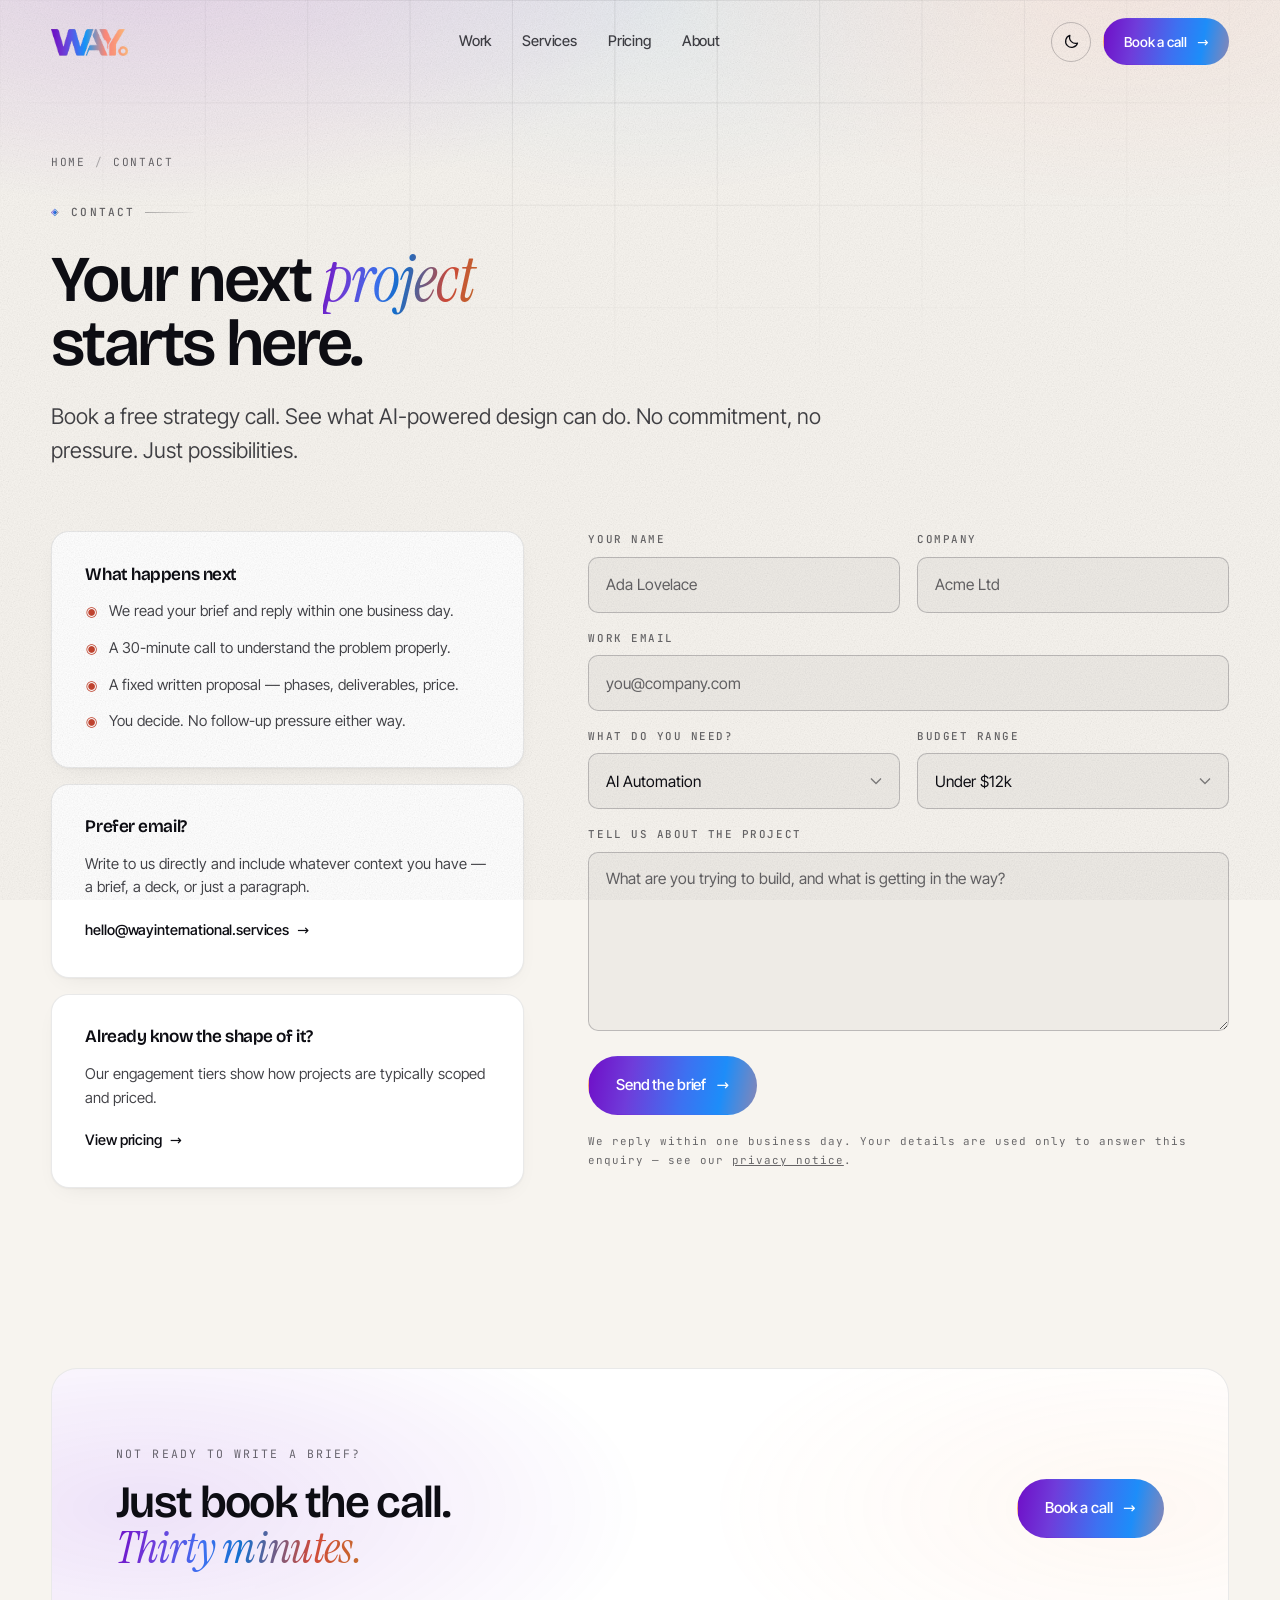
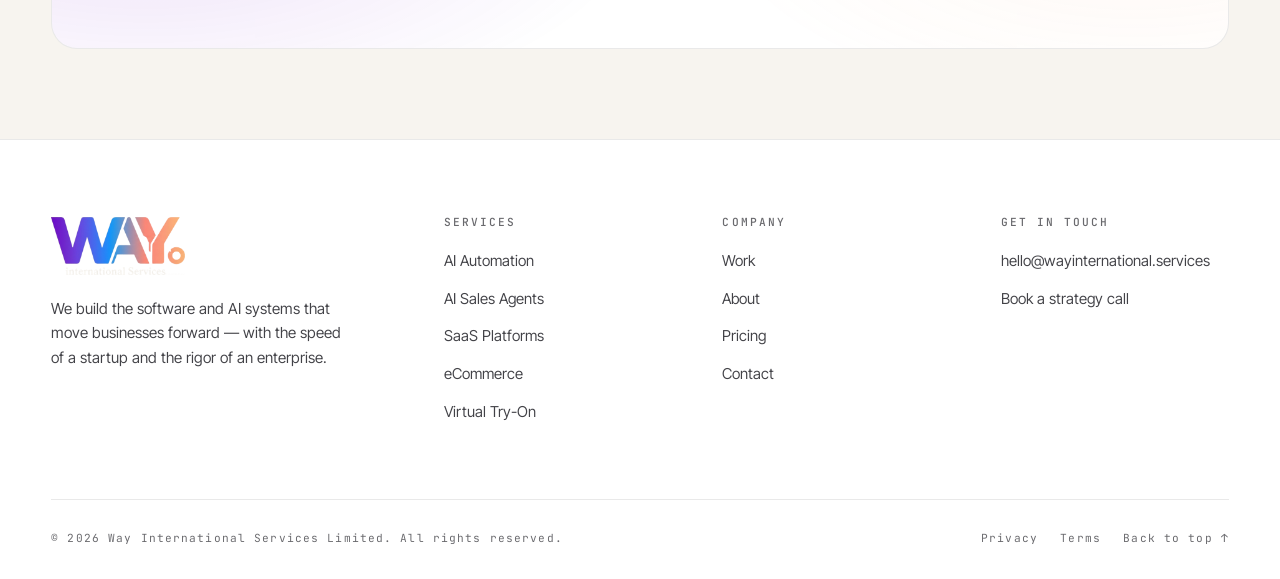
<file: contact.html>
<!DOCTYPE html>
<html lang="en" class="no-js">
<head>
<meta charset="utf-8">
<meta name="viewport" content="width=device-width, initial-scale=1">
<title>Contact — Way International Services</title>
<meta name="description" content="Book a free strategy call with Way International Services. No commitment, no pressure. We reply within one business day.">
<link rel="canonical" href="https://wayinternational.services/contact.html">

<meta property="og:type" content="website">
<meta property="og:title" content="Contact — Way International Services">
<meta property="og:description" content="Book a free strategy call with Way International Services. No commitment, no pressure. We reply within one business day.">
<meta property="og:image" content="/assets/img/icon-512.png">
<meta name="twitter:card" content="summary_large_image">
<meta name="theme-color" content="#08080C">

<link rel="icon" href="/favicon.ico" sizes="any">
<link rel="icon" href="/assets/img/icon-32.png" type="image/png">
<link rel="apple-touch-icon" href="/assets/img/icon-180.png">

<link rel="preload" href="/assets/fonts/bricolage-grotesque-normal-latin.woff2" as="font" type="font/woff2" crossorigin>
<link rel="preload" href="/assets/fonts/inter-tight-normal-latin.woff2" as="font" type="font/woff2" crossorigin>
<script>(function(){var d=document.documentElement;d.classList.remove("no-js");d.classList.add("js");var t=null;try{t=localStorage.getItem("way-theme")}catch(e){}if(t!=="light"&&t!=="dark"){t=(window.matchMedia&&window.matchMedia("(prefers-color-scheme: light)").matches)?"light":"dark"}d.setAttribute("data-theme",t);})();</script>
<link rel="stylesheet" href="/assets/css/fonts.css">
<link rel="stylesheet" href="/assets/css/site.css">
</head>

<body>
<div class="grain" aria-hidden="true"></div>
<a href="#main" class="btn btn-sm" style="position:absolute;left:-9999px;top:0;z-index:99" onfocus="this.style.left='1rem';this.style.top='1rem'" onblur="this.style.left='-9999px'">Skip to content</a>

<header class="hdr">
  <div class="shell shell-wide hdr-in">
    <a href="/" class="brand" aria-label="Way International Services — home">
      <img src="/assets/img/way-mark.png" alt="Way International Services" width="430" height="152">
    </a>

    <nav class="nav" aria-label="Primary">
      <a href="/work.html"     data-nav="work">Work</a>
      <a href="/services.html" data-nav="services">Services</a>
      <a href="/pricing.html"  data-nav="pricing">Pricing</a>
      <a href="/about.html"    data-nav="about">About</a>
    </nav>

    <div class="hdr-actions">
      <button class="theme-btn" type="button" data-theme-toggle aria-label="Switch to light theme">
        <svg class="i-sun" viewBox="0 0 24 24" fill="none" stroke="currentColor" stroke-width="1.8" stroke-linecap="round" aria-hidden="true"><circle cx="12" cy="12" r="4.2"/><path d="M12 2v2.4M12 19.6V22M4.2 4.2l1.7 1.7M18.1 18.1l1.7 1.7M2 12h2.4M19.6 12H22M4.2 19.8l1.7-1.7M18.1 5.9l1.7-1.7"/></svg>
        <svg class="i-moon" viewBox="0 0 24 24" fill="none" stroke="currentColor" stroke-width="1.8" stroke-linecap="round" stroke-linejoin="round" aria-hidden="true"><path d="M20.5 14.3A8.6 8.6 0 0 1 9.7 3.5a8.6 8.6 0 1 0 10.8 10.8Z"/></svg>
      </button>

      <a href="/contact.html" class="btn btn-primary btn-sm hdr-book" data-magnet>
        <span class="lbl">Book a call</span><span class="arw" aria-hidden="true">&rarr;</span>
      </a>

      <button class="burger" aria-label="Open menu" aria-expanded="false" aria-controls="menu">
        <span></span><span></span>
      </button>
    </div>
  </div>
</header>

<div class="menu" id="menu" aria-hidden="true">
  <nav aria-label="Mobile">
    <ul class="menu-list">
      <li><a href="/work.html"><span class="n">01</span> Work</a></li>
      <li><a href="/services.html"><span class="n">02</span> Services</a></li>
      <li><a href="/pricing.html"><span class="n">03</span> Pricing</a></li>
      <li><a href="/about.html"><span class="n">04</span> About</a></li>
      <li><a href="/contact.html"><span class="n">05</span> Contact</a></li>
    </ul>
  </nav>
  <div class="menu-foot">
    <a href="/contact.html" class="btn btn-primary"><span class="lbl">Book a free strategy call</span><span class="arw" aria-hidden="true">&rarr;</span></a>
    <span class="menu-meta">hello@wayinternational.services</span>
  </div>
</div>

<main id="main">

<section class="phero" style="padding-bottom:clamp(2.5rem,5vw,4rem)">
  <div class="shell shell-wide">
    <nav class="crumb" aria-label="Breadcrumb">
      <a href="/">Home</a> <span class="sep" aria-hidden="true">/</span> <span>Contact</span>
    </nav>
    <span class="eyebrow" data-rv><span class="mk" aria-hidden="true">&#9672;</span> Contact</span>
    <h1 class="t-xl" data-rv style="--d:60ms">Your next <span class="ital grad">project</span><br>starts here.</h1>
    <p class="lede" data-rv style="--d:180ms">
      Book a free strategy call. See what AI-powered design can do.
      No commitment, no pressure. Just possibilities.
    </p>
  </div>
</section>

<section class="band-flush">
  <div class="shell shell-wide">
    <div class="formwrap">

      <div data-rv>
        <div class="aside-card">
          <h3>What happens next</h3>
          <ul class="aside-list">
            <li><span class="gl" aria-hidden="true">&#9673;</span> We read your brief and reply within one business day.</li>
            <li><span class="gl" aria-hidden="true">&#9673;</span> A 30-minute call to understand the problem properly.</li>
            <li><span class="gl" aria-hidden="true">&#9673;</span> A fixed written proposal &mdash; phases, deliverables, price.</li>
            <li><span class="gl" aria-hidden="true">&#9673;</span> You decide. No follow-up pressure either way.</li>
          </ul>
        </div>

        <div class="aside-card">
          <h3>Prefer email?</h3>
          <p>Write to us directly and include whatever context you have &mdash; a brief, a deck, or just a paragraph.</p>
          <a class="tlink" href="mailto:hello@wayinternational.services">hello@wayinternational.services <span class="arw" aria-hidden="true">&rarr;</span></a>
        </div>

        <div class="aside-card">
          <h3>Already know the shape of it?</h3>
          <p>Our engagement tiers show how projects are typically scoped and priced.</p>
          <a class="tlink" href="/pricing.html">View pricing <span class="arw" aria-hidden="true">&rarr;</span></a>
        </div>
      </div>

      <div data-rv style="--d:140ms">
        <!-- No backend is wired up yet. Until one is, this hands the enquiry to the
             visitor's mail client. See README.md → "Wiring up the contact form". -->
        <form class="form" data-form="hello@wayinternational.services" novalidate>
          <div class="fld-2">
            <div class="fld">
              <label for="f-name">Your name</label>
              <input id="f-name" name="name" type="text" autocomplete="name" placeholder="Ada Lovelace" required>
            </div>
            <div class="fld">
              <label for="f-company">Company</label>
              <input id="f-company" name="company" type="text" autocomplete="organization" placeholder="Acme Ltd">
            </div>
          </div>

          <div class="fld">
            <label for="f-email">Work email</label>
            <input id="f-email" name="email" type="email" autocomplete="email" placeholder="you@company.com" required>
          </div>

          <div class="fld-2">
            <div class="fld">
              <label for="f-service">What do you need?</label>
              <select id="f-service" name="service">
            <option value="ai-automation">AI Automation</option>
            <option value="ai-sales-agents">AI Sales Agents</option>
            <option value="ai-customer-support">AI Customer Support</option>
            <option value="websites-pwas">Websites & PWAs</option>
            <option value="saas-platforms">SaaS Platforms</option>
            <option value="mobile-applications">Mobile Applications</option>
            <option value="ecommerce-platforms">eCommerce Platforms</option>
            <option value="virtual-try-on">Virtual Try-On</option>
            <option value="ui-ux-design">UI/UX Design</option>
            <option value="digital-transformation">Digital Transformation</option>
            <option value="other">Something else</option>
              </select>
            </div>
            <div class="fld">
              <label for="f-budget">Budget range</label>
              <select id="f-budget" name="budget">
            <option value="Under $12k">Under $12k</option>
            <option value="$12k – $35k">$12k – $35k</option>
            <option value="$35k – $100k">$35k – $100k</option>
            <option value="$100k+">$100k+</option>
            <option value="Not sure yet">Not sure yet</option>
              </select>
            </div>
          </div>

          <div class="fld">
            <label for="f-brief">Tell us about the project</label>
            <textarea id="f-brief" name="brief" rows="6" placeholder="What are you trying to build, and what is getting in the way?" required></textarea>
          </div>

          <button type="submit" class="btn btn-primary" data-magnet>
            <span class="lbl">Send the brief</span><span class="arw" aria-hidden="true">&rarr;</span>
          </button>

          <p class="form-status form-note" role="status" hidden></p>
          <p class="form-note">
            We reply within one business day. Your details are used only to answer this enquiry
            &mdash; see our <a href="/privacy.html" style="text-decoration:underline">privacy notice</a>.
          </p>
        </form>
      </div>

    </div>
  </div>
</section>

<section class="band-tight">
  <div class="shell shell-wide">
    <div class="bigcta" data-rv>
      <div>
        <span class="k">Not ready to write a brief?</span>
        <h2 class="t-lg">Just book the call.<br><span class="ital grad">Thirty minutes.</span></h2>
      </div>
      <a href="mailto:hello@wayinternational.services?subject=Strategy%20call" class="btn btn-primary" data-magnet>
        <span class="lbl">Book a call</span><span class="arw" aria-hidden="true">&rarr;</span>
      </a>
    </div>
  </div>
</section>
</main>

<footer class="ftr">
  <div class="shell shell-wide">
    <div class="ftr-top">
      <div class="ftr-brand">
        <img src="/assets/img/way-logo-dark.png" alt="Way International Services" width="430" height="187">
        <p>We build the software and AI systems that move businesses forward &mdash; with the speed of a startup and the rigor of an enterprise.</p>
      </div>

      <div>
        <h4>Services</h4>
        <ul>
          <li><a href="/services.html#ai-automation">AI Automation</a></li>
          <li><a href="/services.html#ai-sales-agents">AI Sales Agents</a></li>
          <li><a href="/services.html#saas-platforms">SaaS Platforms</a></li>
          <li><a href="/services.html#ecommerce-platforms">eCommerce</a></li>
          <li><a href="/services.html#virtual-try-on">Virtual Try-On</a></li>
        </ul>
      </div>

      <div>
        <h4>Company</h4>
        <ul>
          <li><a href="/work.html">Work</a></li>
          <li><a href="/about.html">About</a></li>
          <li><a href="/pricing.html">Pricing</a></li>
          <li><a href="/contact.html">Contact</a></li>
        </ul>
      </div>

      <div>
        <h4>Get in touch</h4>
        <ul>
          <li><a href="mailto:hello@wayinternational.services">hello@wayinternational.services</a></li>
          <li><a href="/contact.html">Book a strategy call</a></li>
        </ul>
      </div>
    </div>

    <div class="ftr-bot">
      <span>&copy; <span data-year>2026</span> Way International Services Limited. All rights reserved.</span>
      <span class="lnks">
        <a href="/privacy.html">Privacy</a>
        <a href="/terms.html">Terms</a>
        <a href="#main" class="to-top">Back to top <span aria-hidden="true">&uarr;</span></a>
      </span>
    </div>
  </div>
</footer>

<script src="/assets/js/site.js" defer></script>
</body>
</html>
</file>
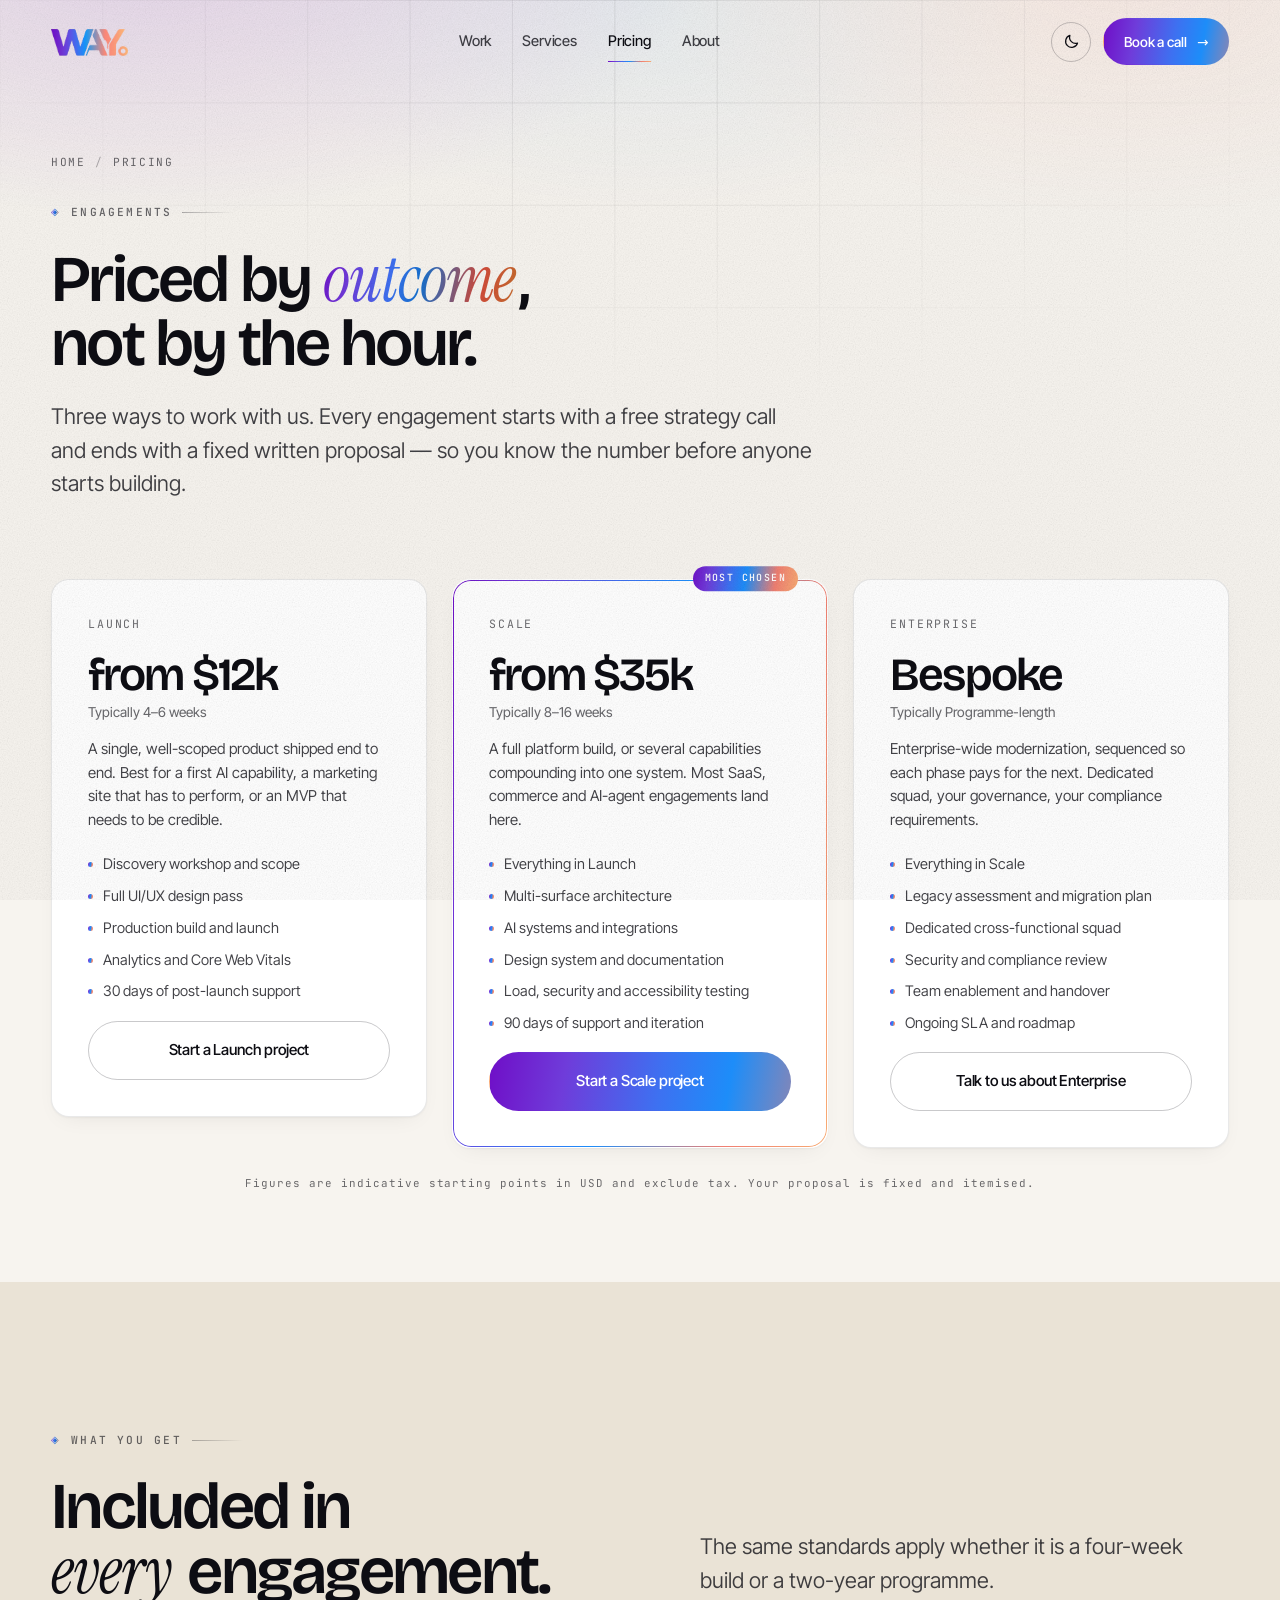
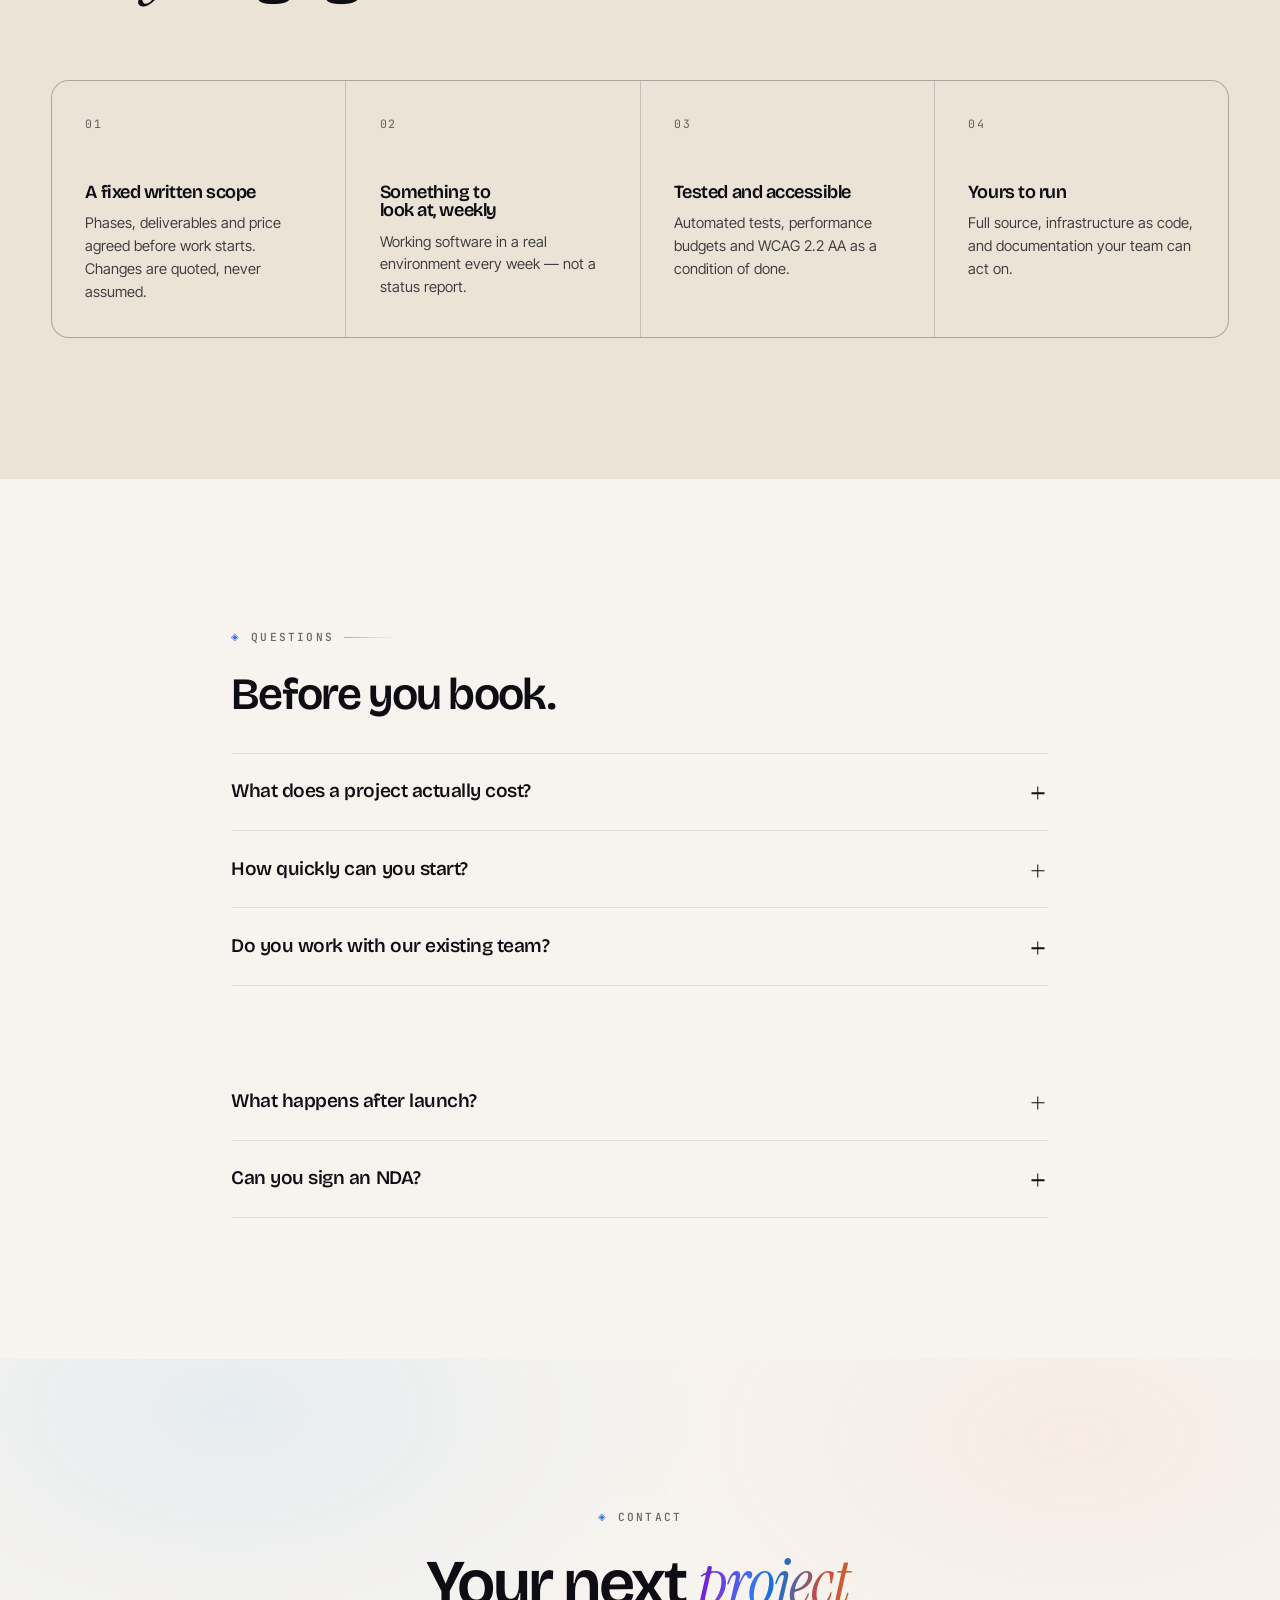
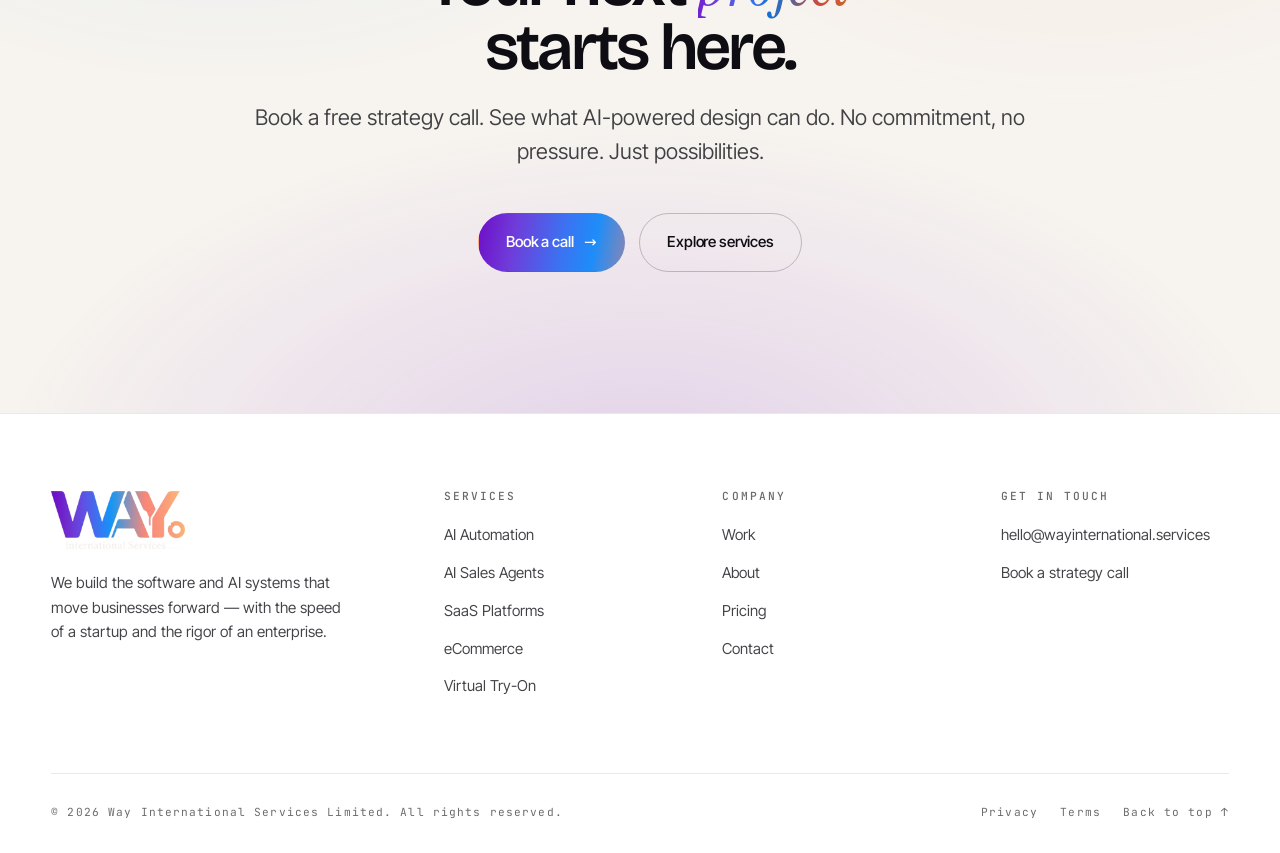
<file: pricing.html>
<!DOCTYPE html>
<html lang="en" class="no-js">
<head>
<meta charset="utf-8">
<meta name="viewport" content="width=device-width, initial-scale=1">
<title>Pricing — Way International Services</title>
<meta name="description" content="Three ways to work with us: Launch, Scale and Enterprise. Every engagement starts with a free strategy call and a fixed written proposal.">
<link rel="canonical" href="https://wayinternational.services/pricing.html">

<meta property="og:type" content="website">
<meta property="og:title" content="Pricing — Way International Services">
<meta property="og:description" content="Three ways to work with us: Launch, Scale and Enterprise. Every engagement starts with a free strategy call and a fixed written proposal.">
<meta property="og:image" content="/assets/img/icon-512.png">
<meta name="twitter:card" content="summary_large_image">
<meta name="theme-color" content="#08080C">

<link rel="icon" href="/favicon.ico" sizes="any">
<link rel="icon" href="/assets/img/icon-32.png" type="image/png">
<link rel="apple-touch-icon" href="/assets/img/icon-180.png">

<link rel="preload" href="/assets/fonts/bricolage-grotesque-normal-latin.woff2" as="font" type="font/woff2" crossorigin>
<link rel="preload" href="/assets/fonts/inter-tight-normal-latin.woff2" as="font" type="font/woff2" crossorigin>
<script>(function(){var d=document.documentElement;d.classList.remove("no-js");d.classList.add("js");var t=null;try{t=localStorage.getItem("way-theme")}catch(e){}if(t!=="light"&&t!=="dark"){t=(window.matchMedia&&window.matchMedia("(prefers-color-scheme: light)").matches)?"light":"dark"}d.setAttribute("data-theme",t);})();</script>
<link rel="stylesheet" href="/assets/css/fonts.css">
<link rel="stylesheet" href="/assets/css/site.css">
</head>

<body>
<div class="grain" aria-hidden="true"></div>
<a href="#main" class="btn btn-sm" style="position:absolute;left:-9999px;top:0;z-index:99" onfocus="this.style.left='1rem';this.style.top='1rem'" onblur="this.style.left='-9999px'">Skip to content</a>

<header class="hdr">
  <div class="shell shell-wide hdr-in">
    <a href="/" class="brand" aria-label="Way International Services — home">
      <img src="/assets/img/way-mark.png" alt="Way International Services" width="430" height="152">
    </a>

    <nav class="nav" aria-label="Primary">
      <a href="/work.html"     data-nav="work">Work</a>
      <a href="/services.html" data-nav="services">Services</a>
      <a href="/pricing.html"  data-nav="pricing">Pricing</a>
      <a href="/about.html"    data-nav="about">About</a>
    </nav>

    <div class="hdr-actions">
      <button class="theme-btn" type="button" data-theme-toggle aria-label="Switch to light theme">
        <svg class="i-sun" viewBox="0 0 24 24" fill="none" stroke="currentColor" stroke-width="1.8" stroke-linecap="round" aria-hidden="true"><circle cx="12" cy="12" r="4.2"/><path d="M12 2v2.4M12 19.6V22M4.2 4.2l1.7 1.7M18.1 18.1l1.7 1.7M2 12h2.4M19.6 12H22M4.2 19.8l1.7-1.7M18.1 5.9l1.7-1.7"/></svg>
        <svg class="i-moon" viewBox="0 0 24 24" fill="none" stroke="currentColor" stroke-width="1.8" stroke-linecap="round" stroke-linejoin="round" aria-hidden="true"><path d="M20.5 14.3A8.6 8.6 0 0 1 9.7 3.5a8.6 8.6 0 1 0 10.8 10.8Z"/></svg>
      </button>

      <a href="/contact.html" class="btn btn-primary btn-sm hdr-book" data-magnet>
        <span class="lbl">Book a call</span><span class="arw" aria-hidden="true">&rarr;</span>
      </a>

      <button class="burger" aria-label="Open menu" aria-expanded="false" aria-controls="menu">
        <span></span><span></span>
      </button>
    </div>
  </div>
</header>

<div class="menu" id="menu" aria-hidden="true">
  <nav aria-label="Mobile">
    <ul class="menu-list">
      <li><a href="/work.html"><span class="n">01</span> Work</a></li>
      <li><a href="/services.html"><span class="n">02</span> Services</a></li>
      <li><a href="/pricing.html"><span class="n">03</span> Pricing</a></li>
      <li><a href="/about.html"><span class="n">04</span> About</a></li>
      <li><a href="/contact.html"><span class="n">05</span> Contact</a></li>
    </ul>
  </nav>
  <div class="menu-foot">
    <a href="/contact.html" class="btn btn-primary"><span class="lbl">Book a free strategy call</span><span class="arw" aria-hidden="true">&rarr;</span></a>
    <span class="menu-meta">hello@wayinternational.services</span>
  </div>
</div>

<main id="main">

<section class="phero" style="padding-bottom:clamp(2.5rem,5vw,4rem)">
  <div class="shell shell-wide">
    <nav class="crumb" aria-label="Breadcrumb">
      <a href="/">Home</a> <span class="sep" aria-hidden="true">/</span> <span>Pricing</span>
    </nav>
    <span class="eyebrow" data-rv><span class="mk" aria-hidden="true">&#9672;</span> Engagements</span>
    <h1 class="t-xl" data-rv style="--d:60ms">Priced by <span class="ital grad">outcome</span>,<br>not by the hour.</h1>
    <p class="lede" data-rv style="--d:180ms">
      Three ways to work with us. Every engagement starts with a free strategy call
      and ends with a fixed written proposal &mdash; so you know the number before anyone starts building.
    </p>
  </div>
</section>

<section class="band-flush">
  <div class="shell shell-wide">
    <div class="tiers" data-rv data-stagger="110">
      <article class="tier" data-rv>
        
        <span class="name">Launch</span>
        <span class="fig">from $12k<small>Typically 4&ndash;6 weeks</small></span>
        <p>A single, well-scoped product shipped end to end. Best for a first AI capability, a marketing site that has to perform, or an MVP that needs to be credible.</p>
        <ul><li>Discovery workshop and scope</li><li>Full UI/UX design pass</li><li>Production build and launch</li><li>Analytics and Core Web Vitals</li><li>30 days of post-launch support</li></ul>
        <a href="/contact.html" class="btn btn-ghost"><span class="lbl">Start a Launch project</span></a>
      </article>
      <article class="tier is-hero" data-rv>
        <span class="tier-flag">Most chosen</span>
        <span class="name">Scale</span>
        <span class="fig">from $35k<small>Typically 8&ndash;16 weeks</small></span>
        <p>A full platform build, or several capabilities compounding into one system. Most SaaS, commerce and AI-agent engagements land here.</p>
        <ul><li>Everything in Launch</li><li>Multi-surface architecture</li><li>AI systems and integrations</li><li>Design system and documentation</li><li>Load, security and accessibility testing</li><li>90 days of support and iteration</li></ul>
        <a href="/contact.html" class="btn btn-primary"><span class="lbl">Start a Scale project</span></a>
      </article>
      <article class="tier" data-rv>
        
        <span class="name">Enterprise</span>
        <span class="fig">Bespoke<small>Typically Programme-length</small></span>
        <p>Enterprise-wide modernization, sequenced so each phase pays for the next. Dedicated squad, your governance, your compliance requirements.</p>
        <ul><li>Everything in Scale</li><li>Legacy assessment and migration plan</li><li>Dedicated cross-functional squad</li><li>Security and compliance review</li><li>Team enablement and handover</li><li>Ongoing SLA and roadmap</li></ul>
        <a href="/contact.html" class="btn btn-ghost"><span class="lbl">Talk to us about Enterprise</span></a>
      </article>
    </div>
    <p class="form-note" style="margin-top:1.6rem;text-align:center">
      Figures are indicative starting points in USD and exclude tax. Your proposal is fixed and itemised.
    </p>
  </div>
</section>

<section class="band on-light">
  <div class="shell">
    <div class="shead">
      <div>
        <span class="eyebrow" data-rv><span class="mk" aria-hidden="true">&#9672;</span> What You Get</span>
        <h2 class="t-xl" data-rv>Included in<br><span class="ital">every</span> engagement.</h2>
      </div>
      <div class="shead-aside">
        <p class="lede" data-rv style="--d:160ms">
          The same standards apply whether it is a four-week build or a two-year programme.
        </p>
      </div>
    </div>

    <div class="steps" data-rv data-stagger="90">
      <article class="step" data-rv>
        <span class="n">01</span><h3>A fixed written scope</h3>
        <p>Phases, deliverables and price agreed before work starts. Changes are quoted, never assumed.</p>
      </article>
      <article class="step" data-rv>
        <span class="n">02</span><h3>Something to look at, weekly</h3>
        <p>Working software in a real environment every week &mdash; not a status report.</p>
      </article>
      <article class="step" data-rv>
        <span class="n">03</span><h3>Tested and accessible</h3>
        <p>Automated tests, performance budgets and WCAG 2.2 AA as a condition of done.</p>
      </article>
      <article class="step" data-rv>
        <span class="n">04</span><h3>Yours to run</h3>
        <p>Full source, infrastructure as code, and documentation your team can act on.</p>
      </article>
    </div>
  </div>
</section>

<section class="band">
  <div class="shell" style="max-width:920px">
    <span class="eyebrow" data-rv><span class="mk" aria-hidden="true">&#9672;</span> Questions</span>
    <h2 class="t-lg" data-rv style="margin-bottom:2.2rem">Before you book.</h2>
    <div class="faq" data-rv data-stagger="60">
      <details data-rv>
        <summary>What does a project actually cost?<span class="sign" aria-hidden="true"></span></summary>
        <div class="ans"><p>The figures above are starting points, not quotes. Real cost depends on scope, integrations, and how much of the surrounding system we touch. After a strategy call you get a fixed written proposal with a breakdown by phase &mdash; no hourly surprises.</p></div>
      </details>
      <details data-rv>
        <summary>How quickly can you start?<span class="sign" aria-hidden="true"></span></summary>
        <div class="ans"><p>Discovery usually begins within two weeks of a signed scope. For urgent work we can often start a focused discovery sprint sooner.</p></div>
      </details>
      <details data-rv>
        <summary>Do you work with our existing team?<span class="sign" aria-hidden="true"></span></summary>
        <div class="ans"><p>Often, yes. We work alongside in-house engineers and designers, and a handover that leaves your team able to run what we built is part of every engagement, not an afterthought.</p></div>
      </details>
      <details data-rv>
        <summary>Who owns the code and the designs?<span class="sign" aria-hidden="true"></span></summary>
        <div class="ans"><p>You do, on final payment. Source, design files, infrastructure definitions and documentation transfer to you in full.</p></div>
      </details>
      <details data-rv>
        <summary>What happens after launch?<span class="sign" aria-hidden="true"></span></summary>
        <div class="ans"><p>Every tier includes a support window. Beyond that we offer an ongoing retainer for monitoring, iteration and roadmap work &mdash; or we hand over cleanly and step back.</p></div>
      </details>
      <details data-rv>
        <summary>Can you sign an NDA?<span class="sign" aria-hidden="true"></span></summary>
        <div class="ans"><p>Yes. Send yours over before the first call, or use ours.</p></div>
      </details>
    </div>
  </div>
</section>

<section class="band contact">
  <div class="shell">
    <span class="eyebrow" data-rv><span class="mk" aria-hidden="true">&#9672;</span> Contact</span>
    <h2 class="t-xl" data-rv style="--d:80ms">Your next <span class="ital grad">project</span><br>starts here.</h2>
    <p class="lede" data-rv style="--d:180ms">
      Book a free strategy call. See what AI-powered design can do.
      No commitment, no pressure. Just possibilities.
    </p>
    <div class="btn-row" data-rv style="--d:280ms">
      <a href="/contact.html" class="btn btn-primary" data-magnet><span class="lbl">Book a call</span><span class="arw" aria-hidden="true">&rarr;</span></a>
      <a href="/services.html" class="btn btn-ghost"><span class="lbl">Explore services</span></a>
    </div>
  </div>
</section>
</main>

<footer class="ftr">
  <div class="shell shell-wide">
    <div class="ftr-top">
      <div class="ftr-brand">
        <img src="/assets/img/way-logo-dark.png" alt="Way International Services" width="430" height="187">
        <p>We build the software and AI systems that move businesses forward &mdash; with the speed of a startup and the rigor of an enterprise.</p>
      </div>

      <div>
        <h4>Services</h4>
        <ul>
          <li><a href="/services.html#ai-automation">AI Automation</a></li>
          <li><a href="/services.html#ai-sales-agents">AI Sales Agents</a></li>
          <li><a href="/services.html#saas-platforms">SaaS Platforms</a></li>
          <li><a href="/services.html#ecommerce-platforms">eCommerce</a></li>
          <li><a href="/services.html#virtual-try-on">Virtual Try-On</a></li>
        </ul>
      </div>

      <div>
        <h4>Company</h4>
        <ul>
          <li><a href="/work.html">Work</a></li>
          <li><a href="/about.html">About</a></li>
          <li><a href="/pricing.html">Pricing</a></li>
          <li><a href="/contact.html">Contact</a></li>
        </ul>
      </div>

      <div>
        <h4>Get in touch</h4>
        <ul>
          <li><a href="mailto:hello@wayinternational.services">hello@wayinternational.services</a></li>
          <li><a href="/contact.html">Book a strategy call</a></li>
        </ul>
      </div>
    </div>

    <div class="ftr-bot">
      <span>&copy; <span data-year>2026</span> Way International Services Limited. All rights reserved.</span>
      <span class="lnks">
        <a href="/privacy.html">Privacy</a>
        <a href="/terms.html">Terms</a>
        <a href="#main" class="to-top">Back to top <span aria-hidden="true">&uarr;</span></a>
      </span>
    </div>
  </div>
</footer>

<script src="/assets/js/site.js" defer></script>
</body>
</html>
</file>
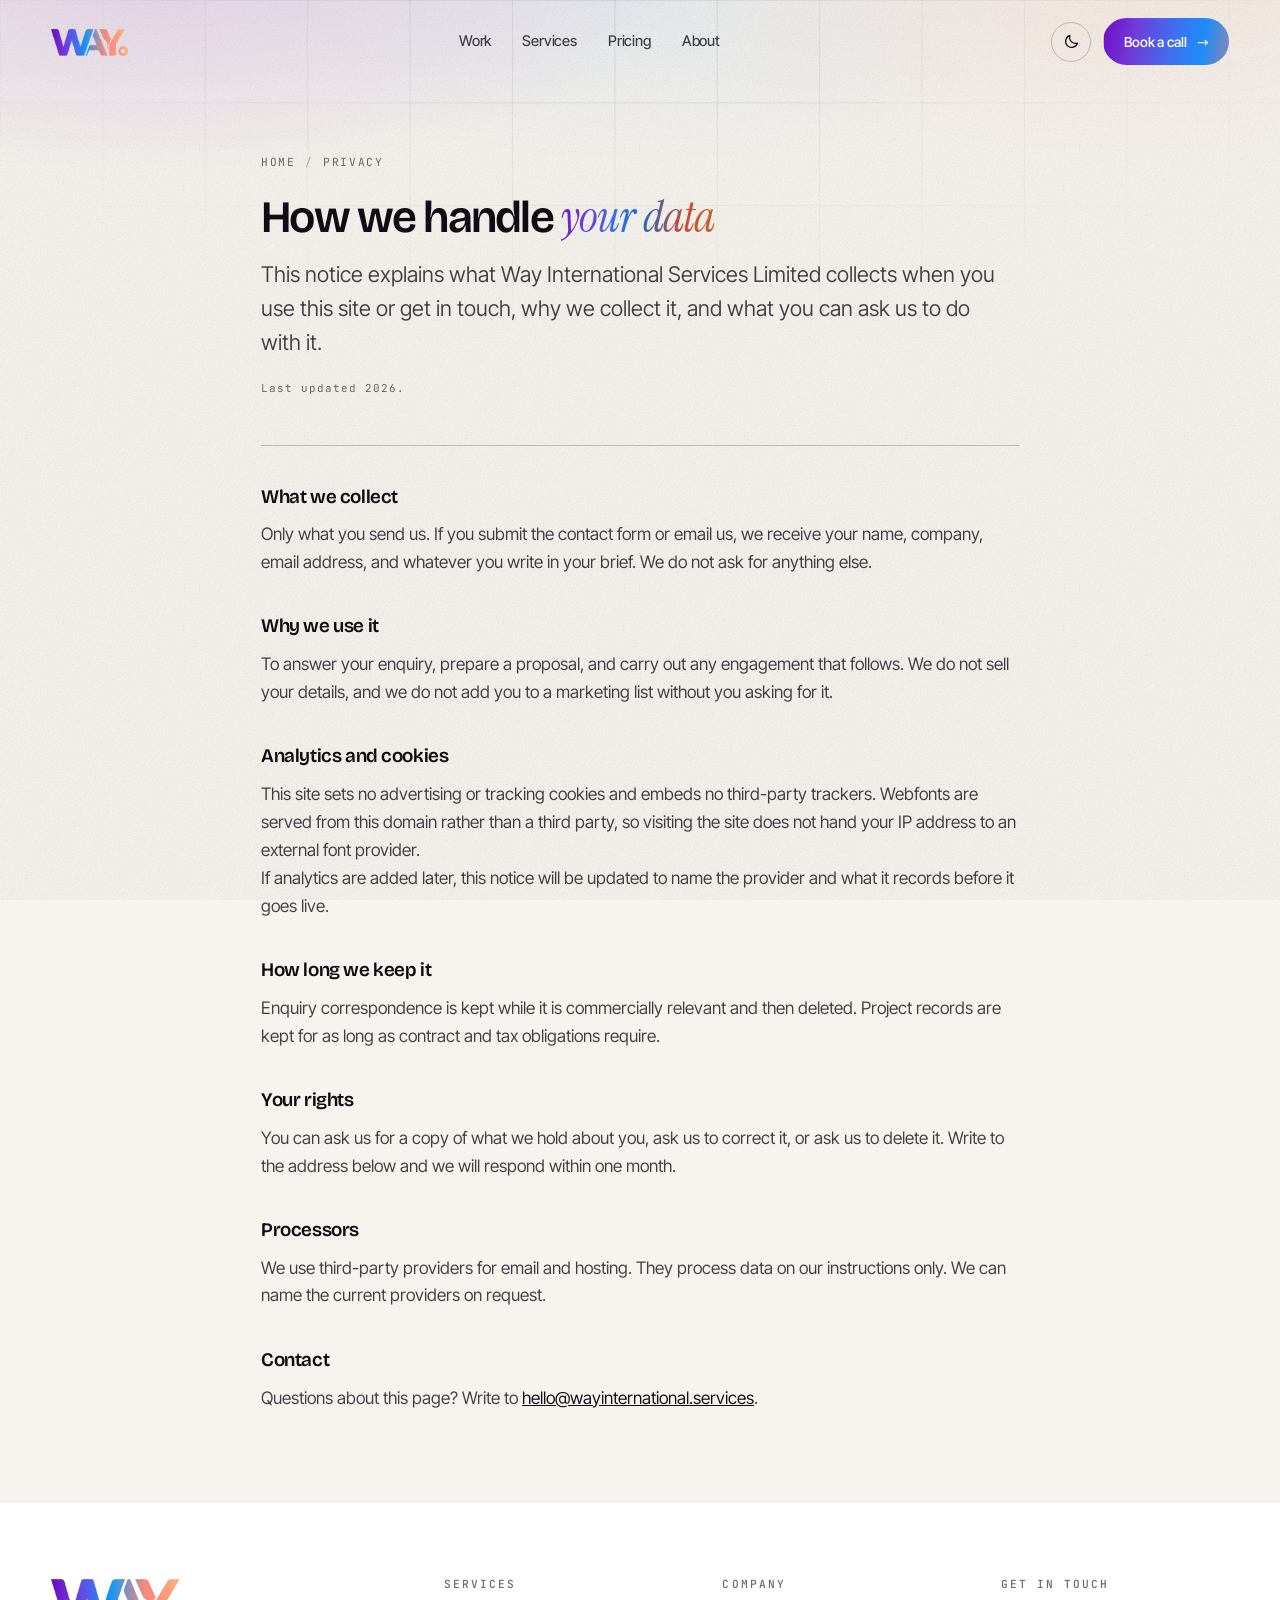
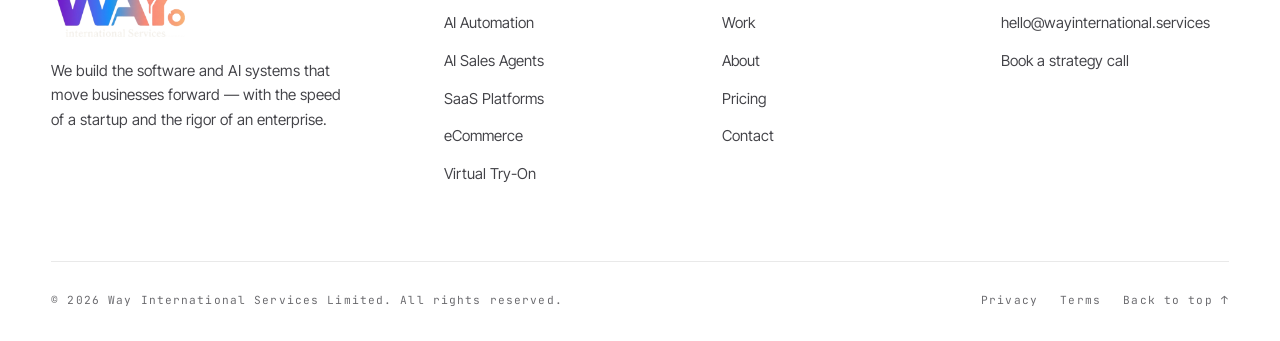
<file: privacy.html>
<!DOCTYPE html>
<html lang="en" class="no-js">
<head>
<meta charset="utf-8">
<meta name="viewport" content="width=device-width, initial-scale=1">
<title>Privacy — Way International Services</title>
<meta name="description" content="How Way International Services Limited collects, uses and stores personal data submitted through this site.">
<link rel="canonical" href="https://wayinternational.services/privacy.html">

<meta property="og:type" content="website">
<meta property="og:title" content="Privacy — Way International Services">
<meta property="og:description" content="How Way International Services Limited collects, uses and stores personal data submitted through this site.">
<meta property="og:image" content="/assets/img/icon-512.png">
<meta name="twitter:card" content="summary_large_image">
<meta name="theme-color" content="#08080C">

<link rel="icon" href="/favicon.ico" sizes="any">
<link rel="icon" href="/assets/img/icon-32.png" type="image/png">
<link rel="apple-touch-icon" href="/assets/img/icon-180.png">

<link rel="preload" href="/assets/fonts/bricolage-grotesque-normal-latin.woff2" as="font" type="font/woff2" crossorigin>
<link rel="preload" href="/assets/fonts/inter-tight-normal-latin.woff2" as="font" type="font/woff2" crossorigin>
<script>(function(){var d=document.documentElement;d.classList.remove("no-js");d.classList.add("js");var t=null;try{t=localStorage.getItem("way-theme")}catch(e){}if(t!=="light"&&t!=="dark"){t=(window.matchMedia&&window.matchMedia("(prefers-color-scheme: light)").matches)?"light":"dark"}d.setAttribute("data-theme",t);})();</script>
<link rel="stylesheet" href="/assets/css/fonts.css">
<link rel="stylesheet" href="/assets/css/site.css">
</head>

<body>
<div class="grain" aria-hidden="true"></div>
<a href="#main" class="btn btn-sm" style="position:absolute;left:-9999px;top:0;z-index:99" onfocus="this.style.left='1rem';this.style.top='1rem'" onblur="this.style.left='-9999px'">Skip to content</a>

<header class="hdr">
  <div class="shell shell-wide hdr-in">
    <a href="/" class="brand" aria-label="Way International Services — home">
      <img src="/assets/img/way-mark.png" alt="Way International Services" width="430" height="152">
    </a>

    <nav class="nav" aria-label="Primary">
      <a href="/work.html"     data-nav="work">Work</a>
      <a href="/services.html" data-nav="services">Services</a>
      <a href="/pricing.html"  data-nav="pricing">Pricing</a>
      <a href="/about.html"    data-nav="about">About</a>
    </nav>

    <div class="hdr-actions">
      <button class="theme-btn" type="button" data-theme-toggle aria-label="Switch to light theme">
        <svg class="i-sun" viewBox="0 0 24 24" fill="none" stroke="currentColor" stroke-width="1.8" stroke-linecap="round" aria-hidden="true"><circle cx="12" cy="12" r="4.2"/><path d="M12 2v2.4M12 19.6V22M4.2 4.2l1.7 1.7M18.1 18.1l1.7 1.7M2 12h2.4M19.6 12H22M4.2 19.8l1.7-1.7M18.1 5.9l1.7-1.7"/></svg>
        <svg class="i-moon" viewBox="0 0 24 24" fill="none" stroke="currentColor" stroke-width="1.8" stroke-linecap="round" stroke-linejoin="round" aria-hidden="true"><path d="M20.5 14.3A8.6 8.6 0 0 1 9.7 3.5a8.6 8.6 0 1 0 10.8 10.8Z"/></svg>
      </button>

      <a href="/contact.html" class="btn btn-primary btn-sm hdr-book" data-magnet>
        <span class="lbl">Book a call</span><span class="arw" aria-hidden="true">&rarr;</span>
      </a>

      <button class="burger" aria-label="Open menu" aria-expanded="false" aria-controls="menu">
        <span></span><span></span>
      </button>
    </div>
  </div>
</header>

<div class="menu" id="menu" aria-hidden="true">
  <nav aria-label="Mobile">
    <ul class="menu-list">
      <li><a href="/work.html"><span class="n">01</span> Work</a></li>
      <li><a href="/services.html"><span class="n">02</span> Services</a></li>
      <li><a href="/pricing.html"><span class="n">03</span> Pricing</a></li>
      <li><a href="/about.html"><span class="n">04</span> About</a></li>
      <li><a href="/contact.html"><span class="n">05</span> Contact</a></li>
    </ul>
  </nav>
  <div class="menu-foot">
    <a href="/contact.html" class="btn btn-primary"><span class="lbl">Book a free strategy call</span><span class="arw" aria-hidden="true">&rarr;</span></a>
    <span class="menu-meta">hello@wayinternational.services</span>
  </div>
</div>

<main id="main">

<section class="phero" style="padding-bottom:clamp(2rem,4vw,3rem)">
  <div class="shell" style="max-width:860px">
    <nav class="crumb" aria-label="Breadcrumb">
      <a href="/">Home</a> <span class="sep" aria-hidden="true">/</span> <span>Privacy</span>
    </nav>
    <h1 class="t-lg" data-rv>How we handle <span class="ital grad">your data</span></h1>
    <p class="lede" data-rv style="--d:140ms;margin-top:1.1rem">This notice explains what Way International Services Limited collects when you use this site or get in touch, why we collect it, and what you can ask us to do with it.</p>
    <p class="form-note" data-rv style="margin-top:1.2rem">Last updated <span data-year>2026</span>.</p>
  </div>
</section>

<section class="band-flush">
  <div class="shell" style="max-width:860px">
    <hr class="hair">
      <div data-rv>
        <h2 class="t-sm" style="margin:2.4rem 0 .8rem">What we collect</h2>
        <p>Only what you send us. If you submit the contact form or email us, we receive your name, company, email address, and whatever you write in your brief. We do not ask for anything else.</p>
      </div>
      <div data-rv>
        <h2 class="t-sm" style="margin:2.4rem 0 .8rem">Why we use it</h2>
        <p>To answer your enquiry, prepare a proposal, and carry out any engagement that follows. We do not sell your details, and we do not add you to a marketing list without you asking for it.</p>
      </div>
      <div data-rv>
        <h2 class="t-sm" style="margin:2.4rem 0 .8rem">Analytics and cookies</h2>
        <p>This site sets no advertising or tracking cookies and embeds no third-party trackers. Webfonts are served from this domain rather than a third party, so visiting the site does not hand your IP address to an external font provider.</p><p>If analytics are added later, this notice will be updated to name the provider and what it records before it goes live.</p>
      </div>
      <div data-rv>
        <h2 class="t-sm" style="margin:2.4rem 0 .8rem">How long we keep it</h2>
        <p>Enquiry correspondence is kept while it is commercially relevant and then deleted. Project records are kept for as long as contract and tax obligations require.</p>
      </div>
      <div data-rv>
        <h2 class="t-sm" style="margin:2.4rem 0 .8rem">Your rights</h2>
        <p>You can ask us for a copy of what we hold about you, ask us to correct it, or ask us to delete it. Write to the address below and we will respond within one month.</p>
      </div>
      <div data-rv>
        <h2 class="t-sm" style="margin:2.4rem 0 .8rem">Processors</h2>
        <p>We use third-party providers for email and hosting. They process data on our instructions only. We can name the current providers on request.</p>
      </div>

      <div data-rv>
        <h2 class="t-sm" style="margin:2.4rem 0 .8rem">Contact</h2>
        <p>Questions about this page? Write to
          <a href="mailto:hello@wayinternational.services" style="color:var(--d-hi);text-decoration:underline">hello@wayinternational.services</a>.</p>
      </div>
  </div>
</section>
</main>

<footer class="ftr">
  <div class="shell shell-wide">
    <div class="ftr-top">
      <div class="ftr-brand">
        <img src="/assets/img/way-logo-dark.png" alt="Way International Services" width="430" height="187">
        <p>We build the software and AI systems that move businesses forward &mdash; with the speed of a startup and the rigor of an enterprise.</p>
      </div>

      <div>
        <h4>Services</h4>
        <ul>
          <li><a href="/services.html#ai-automation">AI Automation</a></li>
          <li><a href="/services.html#ai-sales-agents">AI Sales Agents</a></li>
          <li><a href="/services.html#saas-platforms">SaaS Platforms</a></li>
          <li><a href="/services.html#ecommerce-platforms">eCommerce</a></li>
          <li><a href="/services.html#virtual-try-on">Virtual Try-On</a></li>
        </ul>
      </div>

      <div>
        <h4>Company</h4>
        <ul>
          <li><a href="/work.html">Work</a></li>
          <li><a href="/about.html">About</a></li>
          <li><a href="/pricing.html">Pricing</a></li>
          <li><a href="/contact.html">Contact</a></li>
        </ul>
      </div>

      <div>
        <h4>Get in touch</h4>
        <ul>
          <li><a href="mailto:hello@wayinternational.services">hello@wayinternational.services</a></li>
          <li><a href="/contact.html">Book a strategy call</a></li>
        </ul>
      </div>
    </div>

    <div class="ftr-bot">
      <span>&copy; <span data-year>2026</span> Way International Services Limited. All rights reserved.</span>
      <span class="lnks">
        <a href="/privacy.html">Privacy</a>
        <a href="/terms.html">Terms</a>
        <a href="#main" class="to-top">Back to top <span aria-hidden="true">&uarr;</span></a>
      </span>
    </div>
  </div>
</footer>

<script src="/assets/js/site.js" defer></script>
</body>
</html>
</file>
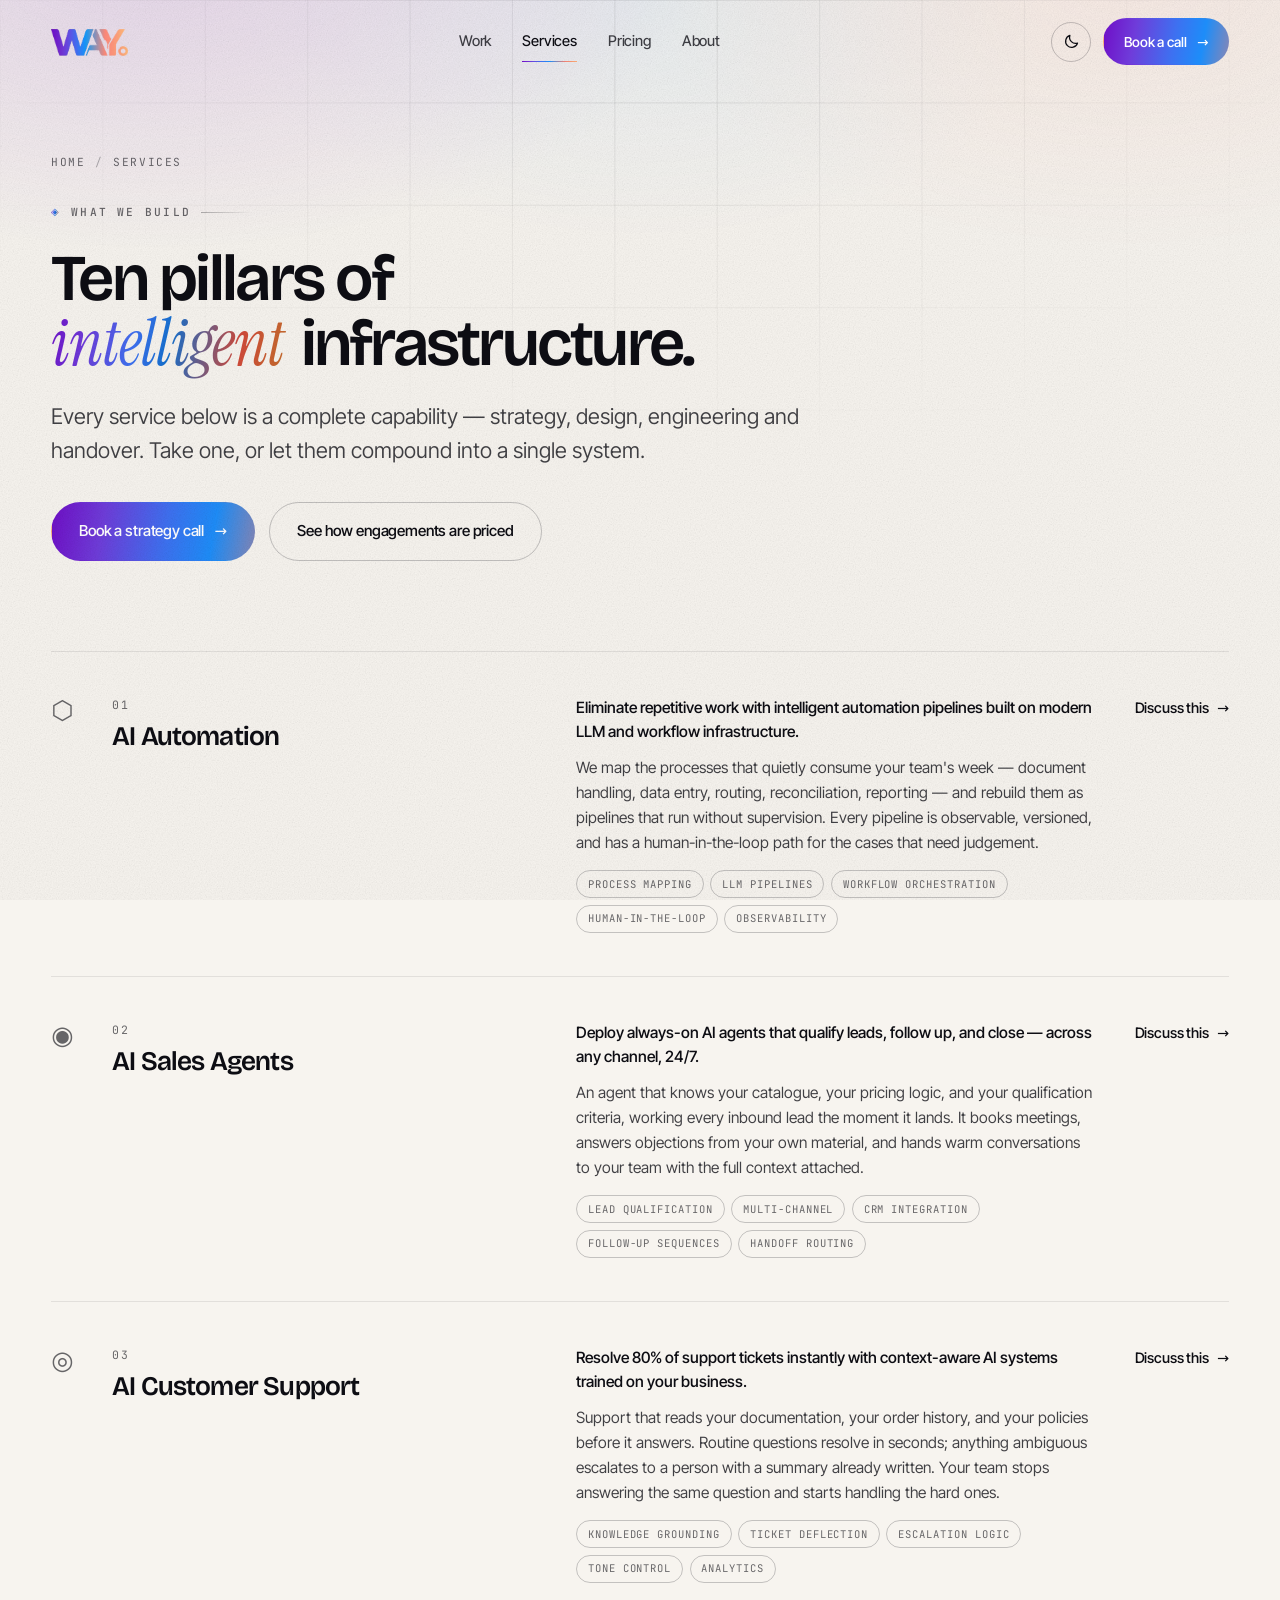
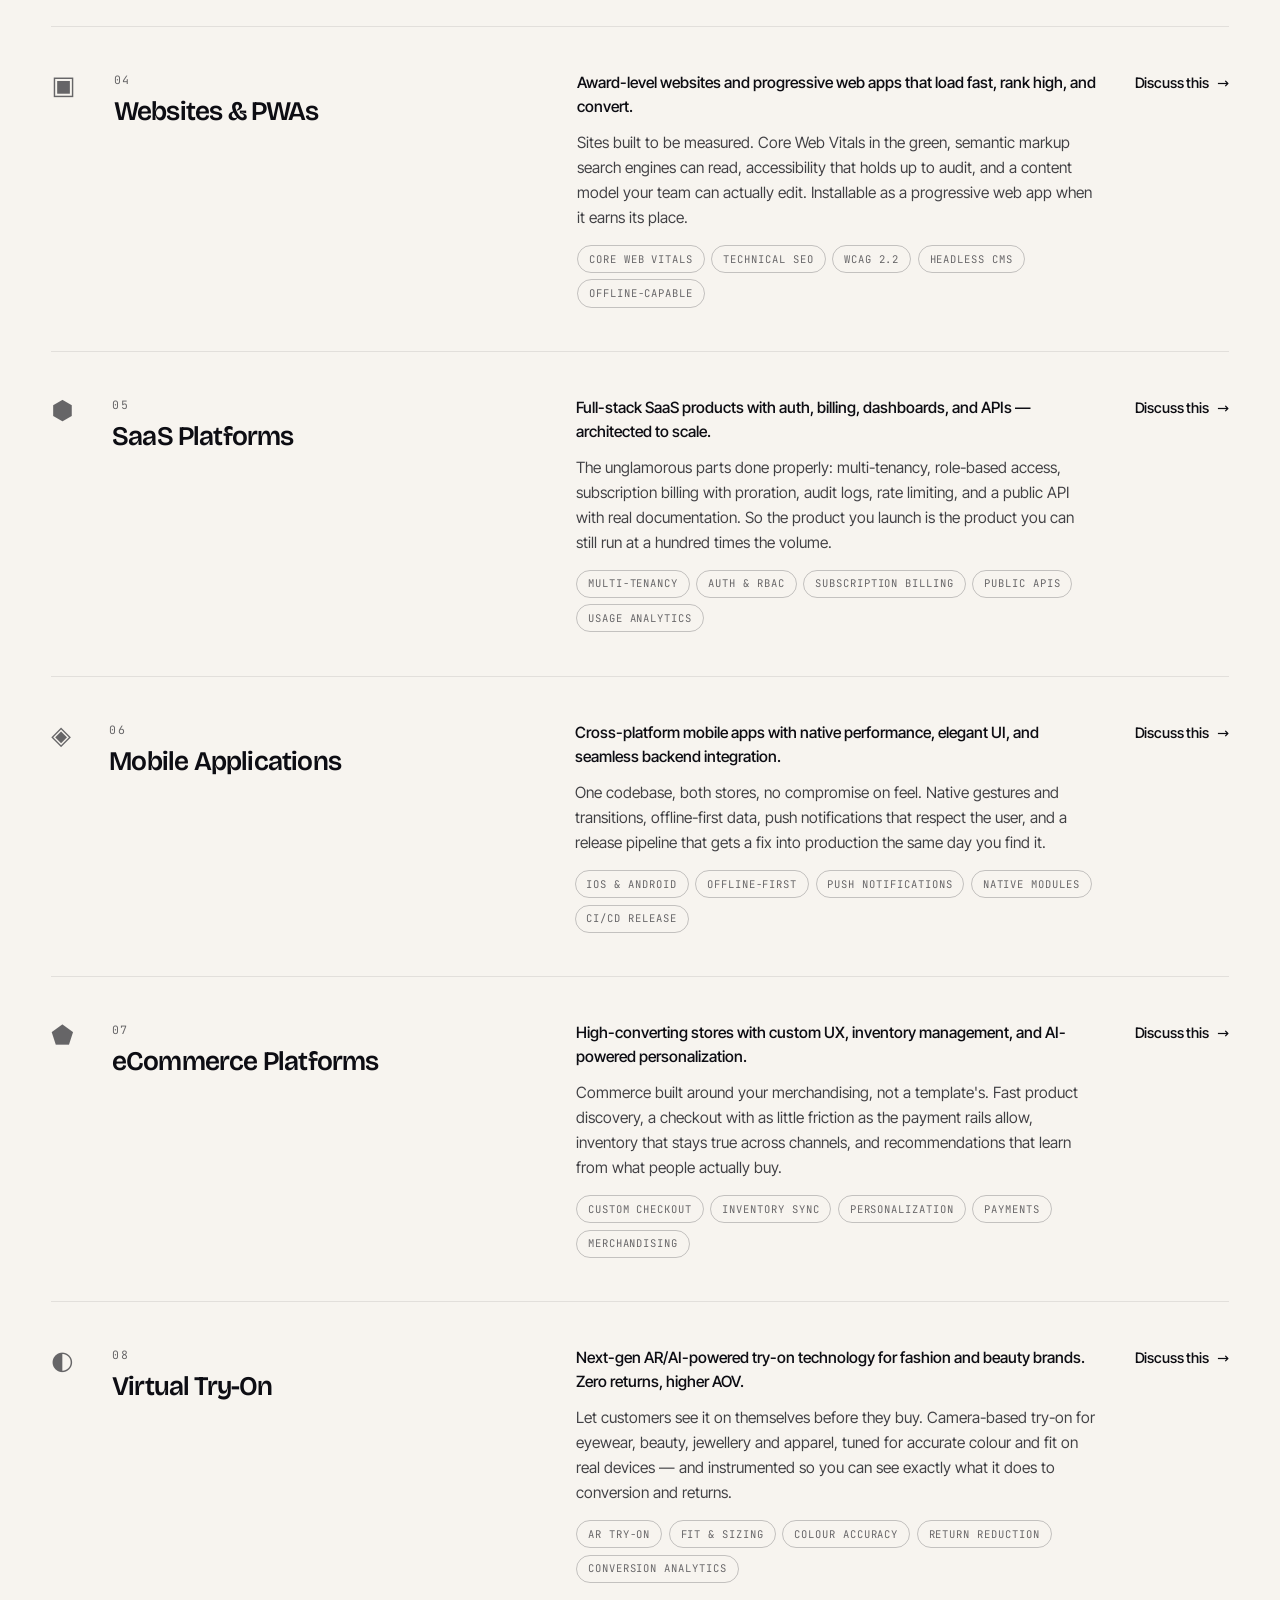
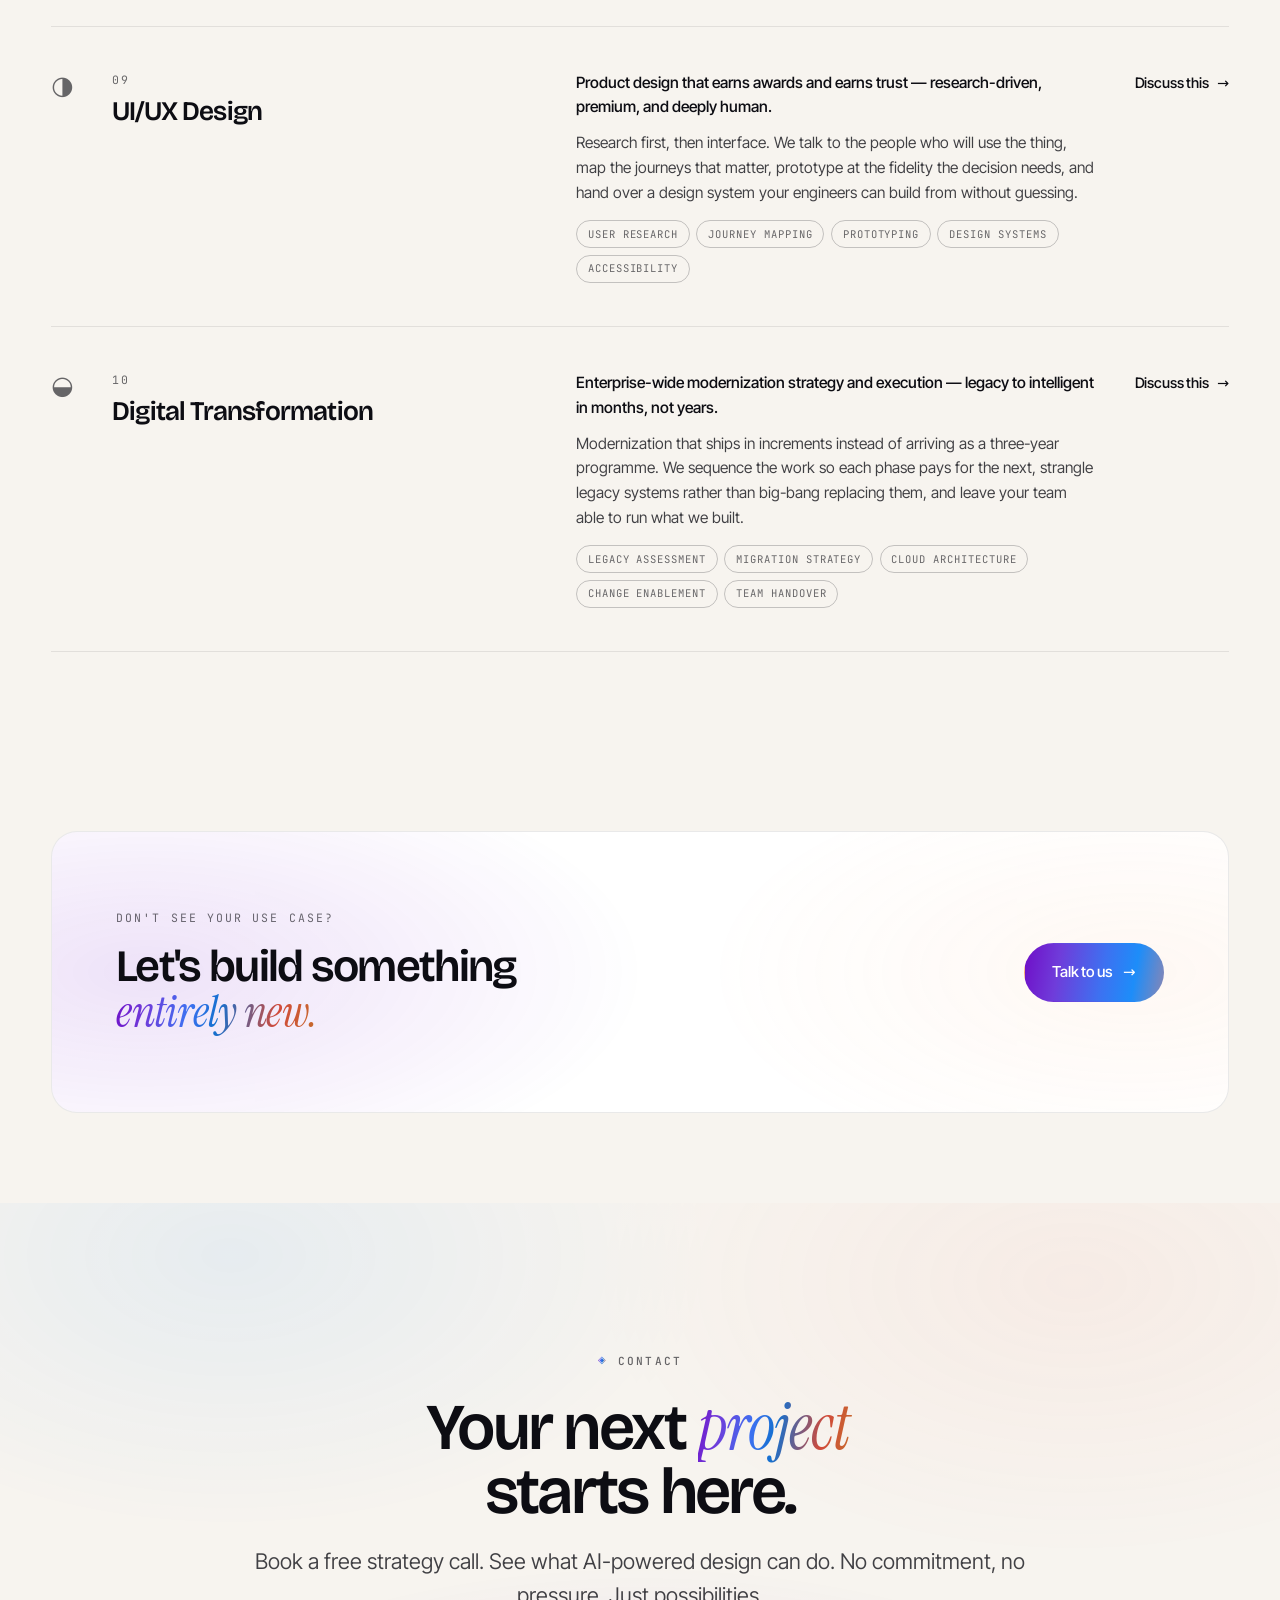
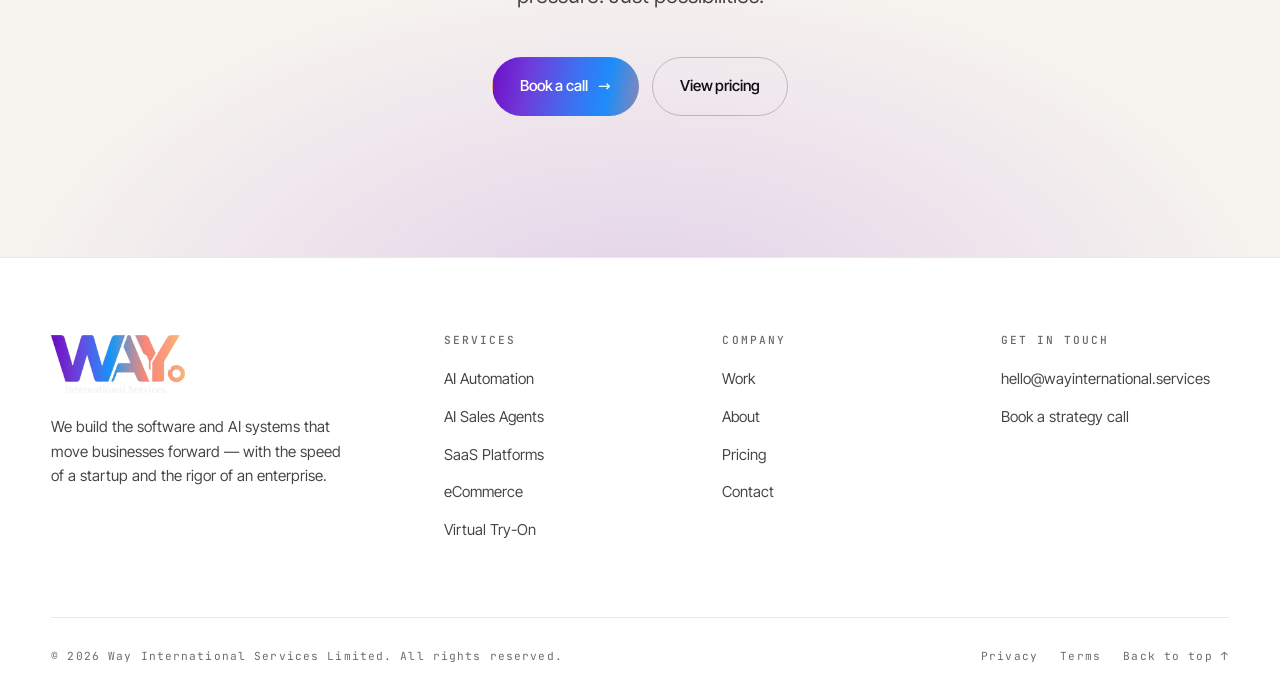
<file: services.html>
<!DOCTYPE html>
<html lang="en" class="no-js">
<head>
<meta charset="utf-8">
<meta name="viewport" content="width=device-width, initial-scale=1">
<title>Services — Way International Services</title>
<meta name="description" content="Ten pillars of intelligent digital infrastructure: AI automation, AI agents, SaaS platforms, commerce, mobile, design and enterprise transformation.">
<link rel="canonical" href="https://wayinternational.services/services.html">

<meta property="og:type" content="website">
<meta property="og:title" content="Services — Way International Services">
<meta property="og:description" content="Ten pillars of intelligent digital infrastructure: AI automation, AI agents, SaaS platforms, commerce, mobile, design and enterprise transformation.">
<meta property="og:image" content="/assets/img/icon-512.png">
<meta name="twitter:card" content="summary_large_image">
<meta name="theme-color" content="#08080C">

<link rel="icon" href="/favicon.ico" sizes="any">
<link rel="icon" href="/assets/img/icon-32.png" type="image/png">
<link rel="apple-touch-icon" href="/assets/img/icon-180.png">

<link rel="preload" href="/assets/fonts/bricolage-grotesque-normal-latin.woff2" as="font" type="font/woff2" crossorigin>
<link rel="preload" href="/assets/fonts/inter-tight-normal-latin.woff2" as="font" type="font/woff2" crossorigin>
<script>(function(){var d=document.documentElement;d.classList.remove("no-js");d.classList.add("js");var t=null;try{t=localStorage.getItem("way-theme")}catch(e){}if(t!=="light"&&t!=="dark"){t=(window.matchMedia&&window.matchMedia("(prefers-color-scheme: light)").matches)?"light":"dark"}d.setAttribute("data-theme",t);})();</script>
<link rel="stylesheet" href="/assets/css/fonts.css">
<link rel="stylesheet" href="/assets/css/site.css">
</head>

<body>
<div class="grain" aria-hidden="true"></div>
<a href="#main" class="btn btn-sm" style="position:absolute;left:-9999px;top:0;z-index:99" onfocus="this.style.left='1rem';this.style.top='1rem'" onblur="this.style.left='-9999px'">Skip to content</a>

<header class="hdr">
  <div class="shell shell-wide hdr-in">
    <a href="/" class="brand" aria-label="Way International Services — home">
      <img src="/assets/img/way-mark.png" alt="Way International Services" width="430" height="152">
    </a>

    <nav class="nav" aria-label="Primary">
      <a href="/work.html"     data-nav="work">Work</a>
      <a href="/services.html" data-nav="services">Services</a>
      <a href="/pricing.html"  data-nav="pricing">Pricing</a>
      <a href="/about.html"    data-nav="about">About</a>
    </nav>

    <div class="hdr-actions">
      <button class="theme-btn" type="button" data-theme-toggle aria-label="Switch to light theme">
        <svg class="i-sun" viewBox="0 0 24 24" fill="none" stroke="currentColor" stroke-width="1.8" stroke-linecap="round" aria-hidden="true"><circle cx="12" cy="12" r="4.2"/><path d="M12 2v2.4M12 19.6V22M4.2 4.2l1.7 1.7M18.1 18.1l1.7 1.7M2 12h2.4M19.6 12H22M4.2 19.8l1.7-1.7M18.1 5.9l1.7-1.7"/></svg>
        <svg class="i-moon" viewBox="0 0 24 24" fill="none" stroke="currentColor" stroke-width="1.8" stroke-linecap="round" stroke-linejoin="round" aria-hidden="true"><path d="M20.5 14.3A8.6 8.6 0 0 1 9.7 3.5a8.6 8.6 0 1 0 10.8 10.8Z"/></svg>
      </button>

      <a href="/contact.html" class="btn btn-primary btn-sm hdr-book" data-magnet>
        <span class="lbl">Book a call</span><span class="arw" aria-hidden="true">&rarr;</span>
      </a>

      <button class="burger" aria-label="Open menu" aria-expanded="false" aria-controls="menu">
        <span></span><span></span>
      </button>
    </div>
  </div>
</header>

<div class="menu" id="menu" aria-hidden="true">
  <nav aria-label="Mobile">
    <ul class="menu-list">
      <li><a href="/work.html"><span class="n">01</span> Work</a></li>
      <li><a href="/services.html"><span class="n">02</span> Services</a></li>
      <li><a href="/pricing.html"><span class="n">03</span> Pricing</a></li>
      <li><a href="/about.html"><span class="n">04</span> About</a></li>
      <li><a href="/contact.html"><span class="n">05</span> Contact</a></li>
    </ul>
  </nav>
  <div class="menu-foot">
    <a href="/contact.html" class="btn btn-primary"><span class="lbl">Book a free strategy call</span><span class="arw" aria-hidden="true">&rarr;</span></a>
    <span class="menu-meta">hello@wayinternational.services</span>
  </div>
</div>

<main id="main">

<section class="phero">
  <div class="shell shell-wide">
    <nav class="crumb" aria-label="Breadcrumb">
      <a href="/">Home</a> <span class="sep" aria-hidden="true">/</span> <span>Services</span>
    </nav>
    <span class="eyebrow" data-rv><span class="mk" aria-hidden="true">&#9672;</span> What We Build</span>
    <h1 class="t-xl" data-rv style="--d:60ms">Ten pillars of<br><span class="ital grad">intelligent</span> infrastructure.</h1>
    <p class="lede" data-rv style="--d:180ms">
      Every service below is a complete capability &mdash; strategy, design, engineering and handover.
      Take one, or let them compound into a single system.
    </p>
    <div class="btn-row" style="margin-top:2.2rem;--d:280ms" data-rv>
      <a href="/contact.html" class="btn btn-primary" data-magnet><span class="lbl">Book a strategy call</span><span class="arw" aria-hidden="true">&rarr;</span></a>
      <a href="/pricing.html" class="btn btn-ghost"><span class="lbl">See how engagements are priced</span></a>
    </div>
  </div>
</section>

<section class="band-flush">
  <div class="shell shell-wide">
    <div class="srows" data-rv data-stagger="60">
      <article class="srow" id="ai-automation" data-rv>
        <span class="gl" aria-hidden="true">⬡</span>
        <div>
          <span class="num">01</span>
          <h3>AI Automation</h3>
        </div>
        <div>
          <p><strong style="color:var(--d-hi);font-weight:520">Eliminate repetitive work with intelligent automation pipelines built on modern LLM and workflow infrastructure.</strong></p>
          <p style="margin-top:.7rem">We map the processes that quietly consume your team's week — document handling, data entry, routing, reconciliation, reporting — and rebuild them as pipelines that run without supervision. Every pipeline is observable, versioned, and has a human-in-the-loop path for the cases that need judgement.</p>
          <div class="tags"><span class="tag">Process mapping</span><span class="tag">LLM pipelines</span><span class="tag">Workflow orchestration</span><span class="tag">Human-in-the-loop</span><span class="tag">Observability</span></div>
        </div>
        <a class="tlink" href="/contact.html?service=ai-automation">Discuss this <span class="arw" aria-hidden="true">&rarr;</span></a>
      </article>
      <article class="srow" id="ai-sales-agents" data-rv>
        <span class="gl" aria-hidden="true">◉</span>
        <div>
          <span class="num">02</span>
          <h3>AI Sales Agents</h3>
        </div>
        <div>
          <p><strong style="color:var(--d-hi);font-weight:520">Deploy always-on AI agents that qualify leads, follow up, and close — across any channel, 24/7.</strong></p>
          <p style="margin-top:.7rem">An agent that knows your catalogue, your pricing logic, and your qualification criteria, working every inbound lead the moment it lands. It books meetings, answers objections from your own material, and hands warm conversations to your team with the full context attached.</p>
          <div class="tags"><span class="tag">Lead qualification</span><span class="tag">Multi-channel</span><span class="tag">CRM integration</span><span class="tag">Follow-up sequences</span><span class="tag">Handoff routing</span></div>
        </div>
        <a class="tlink" href="/contact.html?service=ai-sales-agents">Discuss this <span class="arw" aria-hidden="true">&rarr;</span></a>
      </article>
      <article class="srow" id="ai-customer-support" data-rv>
        <span class="gl" aria-hidden="true">◎</span>
        <div>
          <span class="num">03</span>
          <h3>AI Customer Support</h3>
        </div>
        <div>
          <p><strong style="color:var(--d-hi);font-weight:520">Resolve 80% of support tickets instantly with context-aware AI systems trained on your business.</strong></p>
          <p style="margin-top:.7rem">Support that reads your documentation, your order history, and your policies before it answers. Routine questions resolve in seconds; anything ambiguous escalates to a person with a summary already written. Your team stops answering the same question and starts handling the hard ones.</p>
          <div class="tags"><span class="tag">Knowledge grounding</span><span class="tag">Ticket deflection</span><span class="tag">Escalation logic</span><span class="tag">Tone control</span><span class="tag">Analytics</span></div>
        </div>
        <a class="tlink" href="/contact.html?service=ai-customer-support">Discuss this <span class="arw" aria-hidden="true">&rarr;</span></a>
      </article>
      <article class="srow" id="websites-pwas" data-rv>
        <span class="gl" aria-hidden="true">▣</span>
        <div>
          <span class="num">04</span>
          <h3>Websites &amp; PWAs</h3>
        </div>
        <div>
          <p><strong style="color:var(--d-hi);font-weight:520">Award-level websites and progressive web apps that load fast, rank high, and convert.</strong></p>
          <p style="margin-top:.7rem">Sites built to be measured. Core Web Vitals in the green, semantic markup search engines can read, accessibility that holds up to audit, and a content model your team can actually edit. Installable as a progressive web app when it earns its place.</p>
          <div class="tags"><span class="tag">Core Web Vitals</span><span class="tag">Technical SEO</span><span class="tag">WCAG 2.2</span><span class="tag">Headless CMS</span><span class="tag">Offline-capable</span></div>
        </div>
        <a class="tlink" href="/contact.html?service=websites-pwas">Discuss this <span class="arw" aria-hidden="true">&rarr;</span></a>
      </article>
      <article class="srow" id="saas-platforms" data-rv>
        <span class="gl" aria-hidden="true">⬢</span>
        <div>
          <span class="num">05</span>
          <h3>SaaS Platforms</h3>
        </div>
        <div>
          <p><strong style="color:var(--d-hi);font-weight:520">Full-stack SaaS products with auth, billing, dashboards, and APIs — architected to scale.</strong></p>
          <p style="margin-top:.7rem">The unglamorous parts done properly: multi-tenancy, role-based access, subscription billing with proration, audit logs, rate limiting, and a public API with real documentation. So the product you launch is the product you can still run at a hundred times the volume.</p>
          <div class="tags"><span class="tag">Multi-tenancy</span><span class="tag">Auth &amp; RBAC</span><span class="tag">Subscription billing</span><span class="tag">Public APIs</span><span class="tag">Usage analytics</span></div>
        </div>
        <a class="tlink" href="/contact.html?service=saas-platforms">Discuss this <span class="arw" aria-hidden="true">&rarr;</span></a>
      </article>
      <article class="srow" id="mobile-applications" data-rv>
        <span class="gl" aria-hidden="true">◈</span>
        <div>
          <span class="num">06</span>
          <h3>Mobile Applications</h3>
        </div>
        <div>
          <p><strong style="color:var(--d-hi);font-weight:520">Cross-platform mobile apps with native performance, elegant UI, and seamless backend integration.</strong></p>
          <p style="margin-top:.7rem">One codebase, both stores, no compromise on feel. Native gestures and transitions, offline-first data, push notifications that respect the user, and a release pipeline that gets a fix into production the same day you find it.</p>
          <div class="tags"><span class="tag">iOS &amp; Android</span><span class="tag">Offline-first</span><span class="tag">Push notifications</span><span class="tag">Native modules</span><span class="tag">CI/CD release</span></div>
        </div>
        <a class="tlink" href="/contact.html?service=mobile-applications">Discuss this <span class="arw" aria-hidden="true">&rarr;</span></a>
      </article>
      <article class="srow" id="ecommerce-platforms" data-rv>
        <span class="gl" aria-hidden="true">⬟</span>
        <div>
          <span class="num">07</span>
          <h3>eCommerce Platforms</h3>
        </div>
        <div>
          <p><strong style="color:var(--d-hi);font-weight:520">High-converting stores with custom UX, inventory management, and AI-powered personalization.</strong></p>
          <p style="margin-top:.7rem">Commerce built around your merchandising, not a template's. Fast product discovery, a checkout with as little friction as the payment rails allow, inventory that stays true across channels, and recommendations that learn from what people actually buy.</p>
          <div class="tags"><span class="tag">Custom checkout</span><span class="tag">Inventory sync</span><span class="tag">Personalization</span><span class="tag">Payments</span><span class="tag">Merchandising</span></div>
        </div>
        <a class="tlink" href="/contact.html?service=ecommerce-platforms">Discuss this <span class="arw" aria-hidden="true">&rarr;</span></a>
      </article>
      <article class="srow" id="virtual-try-on" data-rv>
        <span class="gl" aria-hidden="true">◐</span>
        <div>
          <span class="num">08</span>
          <h3>Virtual Try-On</h3>
        </div>
        <div>
          <p><strong style="color:var(--d-hi);font-weight:520">Next-gen AR/AI-powered try-on technology for fashion and beauty brands. Zero returns, higher AOV.</strong></p>
          <p style="margin-top:.7rem">Let customers see it on themselves before they buy. Camera-based try-on for eyewear, beauty, jewellery and apparel, tuned for accurate colour and fit on real devices — and instrumented so you can see exactly what it does to conversion and returns.</p>
          <div class="tags"><span class="tag">AR try-on</span><span class="tag">Fit &amp; sizing</span><span class="tag">Colour accuracy</span><span class="tag">Return reduction</span><span class="tag">Conversion analytics</span></div>
        </div>
        <a class="tlink" href="/contact.html?service=virtual-try-on">Discuss this <span class="arw" aria-hidden="true">&rarr;</span></a>
      </article>
      <article class="srow" id="ui-ux-design" data-rv>
        <span class="gl" aria-hidden="true">◑</span>
        <div>
          <span class="num">09</span>
          <h3>UI/UX Design</h3>
        </div>
        <div>
          <p><strong style="color:var(--d-hi);font-weight:520">Product design that earns awards and earns trust — research-driven, premium, and deeply human.</strong></p>
          <p style="margin-top:.7rem">Research first, then interface. We talk to the people who will use the thing, map the journeys that matter, prototype at the fidelity the decision needs, and hand over a design system your engineers can build from without guessing.</p>
          <div class="tags"><span class="tag">User research</span><span class="tag">Journey mapping</span><span class="tag">Prototyping</span><span class="tag">Design systems</span><span class="tag">Accessibility</span></div>
        </div>
        <a class="tlink" href="/contact.html?service=ui-ux-design">Discuss this <span class="arw" aria-hidden="true">&rarr;</span></a>
      </article>
      <article class="srow" id="digital-transformation" data-rv>
        <span class="gl" aria-hidden="true">◒</span>
        <div>
          <span class="num">10</span>
          <h3>Digital Transformation</h3>
        </div>
        <div>
          <p><strong style="color:var(--d-hi);font-weight:520">Enterprise-wide modernization strategy and execution — legacy to intelligent in months, not years.</strong></p>
          <p style="margin-top:.7rem">Modernization that ships in increments instead of arriving as a three-year programme. We sequence the work so each phase pays for the next, strangle legacy systems rather than big-bang replacing them, and leave your team able to run what we built.</p>
          <div class="tags"><span class="tag">Legacy assessment</span><span class="tag">Migration strategy</span><span class="tag">Cloud architecture</span><span class="tag">Change enablement</span><span class="tag">Team handover</span></div>
        </div>
        <a class="tlink" href="/contact.html?service=digital-transformation">Discuss this <span class="arw" aria-hidden="true">&rarr;</span></a>
      </article>
    </div>
  </div>
</section>

<section class="band-tight">
  <div class="shell shell-wide">
    <div class="bigcta" data-rv>
      <div>
        <span class="k">Don't see your use case?</span>
        <h2 class="t-lg">Let's build something<br><span class="ital grad">entirely new.</span></h2>
      </div>
      <a href="/contact.html" class="btn btn-primary" data-magnet>
        <span class="lbl">Talk to us</span><span class="arw" aria-hidden="true">&rarr;</span>
      </a>
    </div>
  </div>
</section>

<section class="band contact">
  <div class="shell">
    <span class="eyebrow" data-rv><span class="mk" aria-hidden="true">&#9672;</span> Contact</span>
    <h2 class="t-xl" data-rv style="--d:80ms">Your next <span class="ital grad">project</span><br>starts here.</h2>
    <p class="lede" data-rv style="--d:180ms">
      Book a free strategy call. See what AI-powered design can do.
      No commitment, no pressure. Just possibilities.
    </p>
    <div class="btn-row" data-rv style="--d:280ms">
      <a href="/contact.html" class="btn btn-primary" data-magnet><span class="lbl">Book a call</span><span class="arw" aria-hidden="true">&rarr;</span></a>
      <a href="/pricing.html" class="btn btn-ghost"><span class="lbl">View pricing</span></a>
    </div>
  </div>
</section>
</main>

<footer class="ftr">
  <div class="shell shell-wide">
    <div class="ftr-top">
      <div class="ftr-brand">
        <img src="/assets/img/way-logo-dark.png" alt="Way International Services" width="430" height="187">
        <p>We build the software and AI systems that move businesses forward &mdash; with the speed of a startup and the rigor of an enterprise.</p>
      </div>

      <div>
        <h4>Services</h4>
        <ul>
          <li><a href="/services.html#ai-automation">AI Automation</a></li>
          <li><a href="/services.html#ai-sales-agents">AI Sales Agents</a></li>
          <li><a href="/services.html#saas-platforms">SaaS Platforms</a></li>
          <li><a href="/services.html#ecommerce-platforms">eCommerce</a></li>
          <li><a href="/services.html#virtual-try-on">Virtual Try-On</a></li>
        </ul>
      </div>

      <div>
        <h4>Company</h4>
        <ul>
          <li><a href="/work.html">Work</a></li>
          <li><a href="/about.html">About</a></li>
          <li><a href="/pricing.html">Pricing</a></li>
          <li><a href="/contact.html">Contact</a></li>
        </ul>
      </div>

      <div>
        <h4>Get in touch</h4>
        <ul>
          <li><a href="mailto:hello@wayinternational.services">hello@wayinternational.services</a></li>
          <li><a href="/contact.html">Book a strategy call</a></li>
        </ul>
      </div>
    </div>

    <div class="ftr-bot">
      <span>&copy; <span data-year>2026</span> Way International Services Limited. All rights reserved.</span>
      <span class="lnks">
        <a href="/privacy.html">Privacy</a>
        <a href="/terms.html">Terms</a>
        <a href="#main" class="to-top">Back to top <span aria-hidden="true">&uarr;</span></a>
      </span>
    </div>
  </div>
</footer>

<script src="/assets/js/site.js" defer></script>
</body>
</html>
</file>
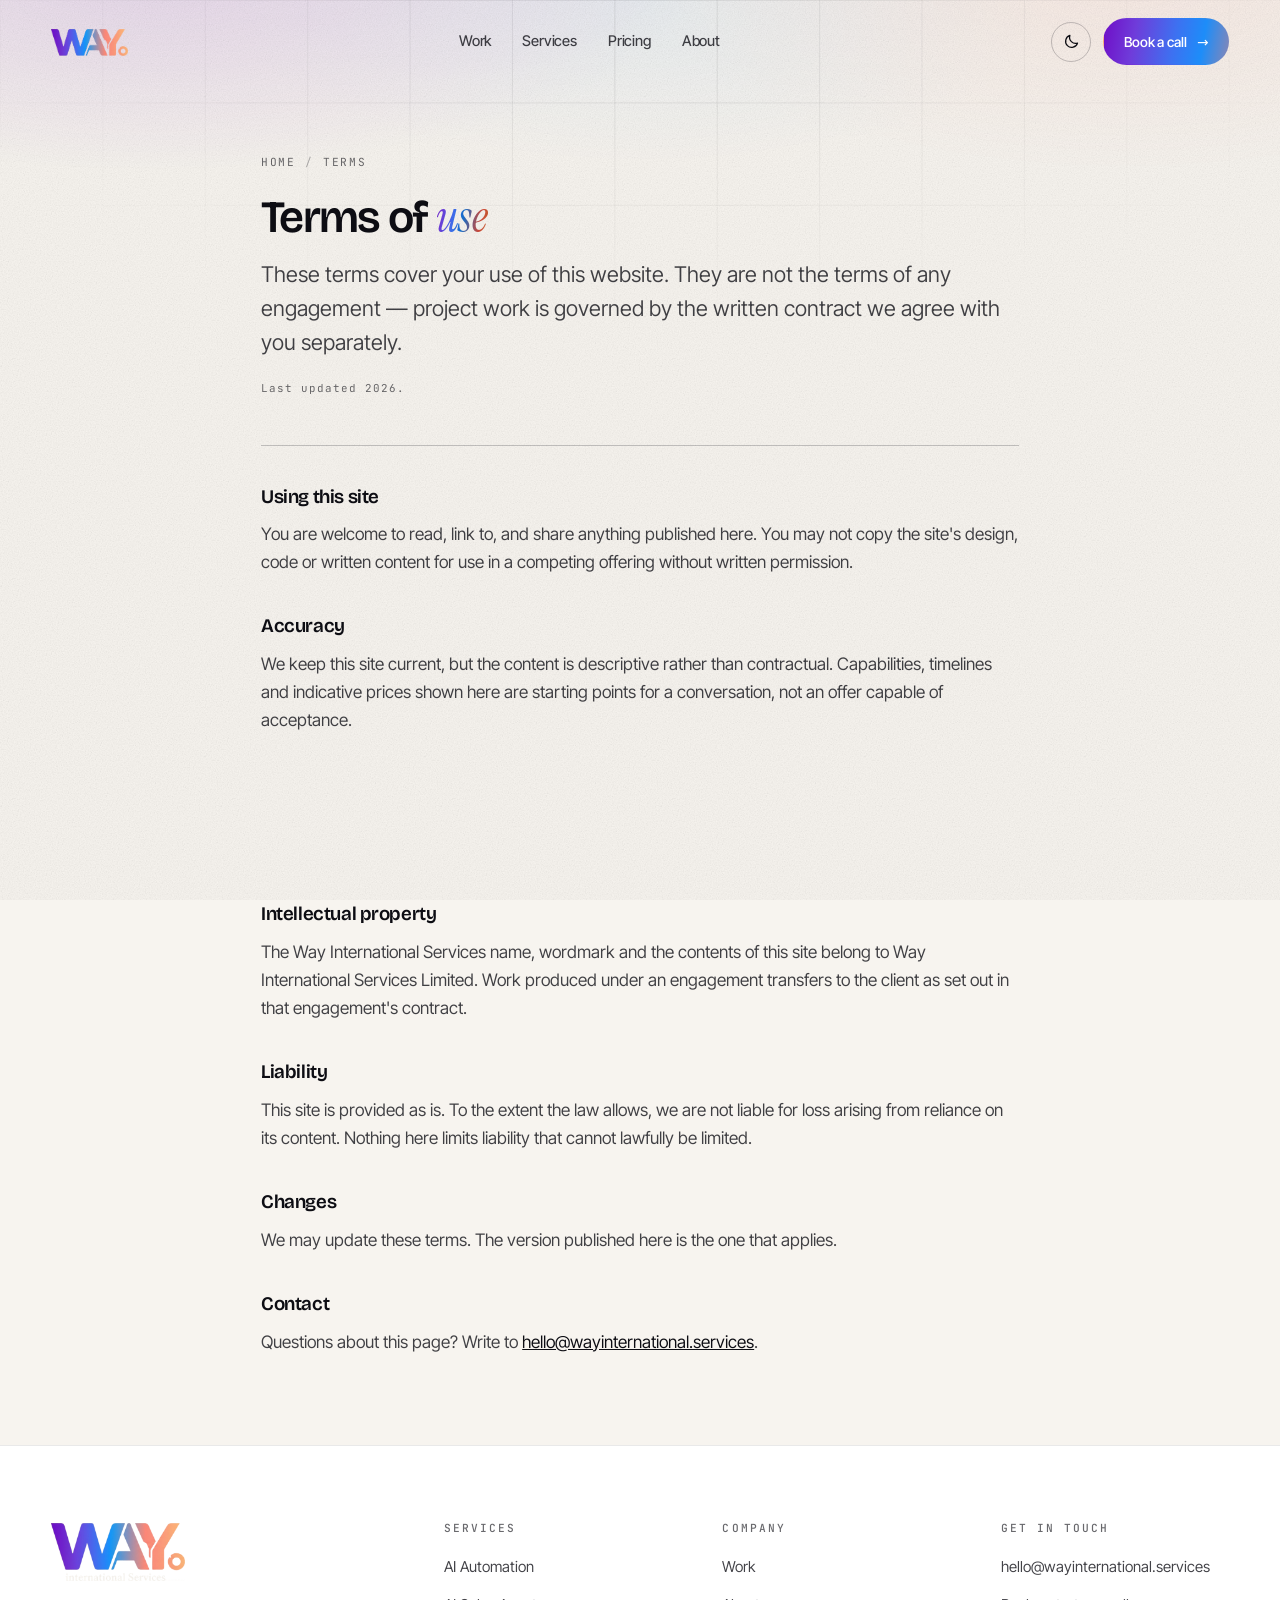
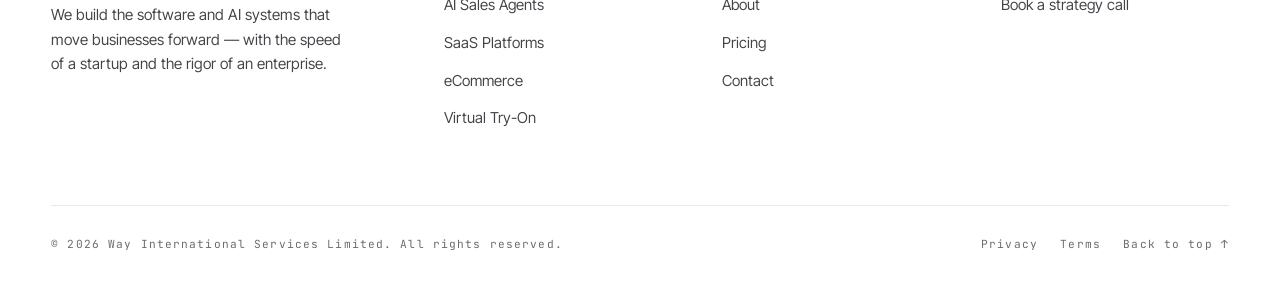
<file: terms.html>
<!DOCTYPE html>
<html lang="en" class="no-js">
<head>
<meta charset="utf-8">
<meta name="viewport" content="width=device-width, initial-scale=1">
<title>Terms — Way International Services</title>
<meta name="description" content="Terms of use for the Way International Services website.">
<link rel="canonical" href="https://wayinternational.services/terms.html">

<meta property="og:type" content="website">
<meta property="og:title" content="Terms — Way International Services">
<meta property="og:description" content="Terms of use for the Way International Services website.">
<meta property="og:image" content="/assets/img/icon-512.png">
<meta name="twitter:card" content="summary_large_image">
<meta name="theme-color" content="#08080C">

<link rel="icon" href="/favicon.ico" sizes="any">
<link rel="icon" href="/assets/img/icon-32.png" type="image/png">
<link rel="apple-touch-icon" href="/assets/img/icon-180.png">

<link rel="preload" href="/assets/fonts/bricolage-grotesque-normal-latin.woff2" as="font" type="font/woff2" crossorigin>
<link rel="preload" href="/assets/fonts/inter-tight-normal-latin.woff2" as="font" type="font/woff2" crossorigin>
<script>(function(){var d=document.documentElement;d.classList.remove("no-js");d.classList.add("js");var t=null;try{t=localStorage.getItem("way-theme")}catch(e){}if(t!=="light"&&t!=="dark"){t=(window.matchMedia&&window.matchMedia("(prefers-color-scheme: light)").matches)?"light":"dark"}d.setAttribute("data-theme",t);})();</script>
<link rel="stylesheet" href="/assets/css/fonts.css">
<link rel="stylesheet" href="/assets/css/site.css">
</head>

<body>
<div class="grain" aria-hidden="true"></div>
<a href="#main" class="btn btn-sm" style="position:absolute;left:-9999px;top:0;z-index:99" onfocus="this.style.left='1rem';this.style.top='1rem'" onblur="this.style.left='-9999px'">Skip to content</a>

<header class="hdr">
  <div class="shell shell-wide hdr-in">
    <a href="/" class="brand" aria-label="Way International Services — home">
      <img src="/assets/img/way-mark.png" alt="Way International Services" width="430" height="152">
    </a>

    <nav class="nav" aria-label="Primary">
      <a href="/work.html"     data-nav="work">Work</a>
      <a href="/services.html" data-nav="services">Services</a>
      <a href="/pricing.html"  data-nav="pricing">Pricing</a>
      <a href="/about.html"    data-nav="about">About</a>
    </nav>

    <div class="hdr-actions">
      <button class="theme-btn" type="button" data-theme-toggle aria-label="Switch to light theme">
        <svg class="i-sun" viewBox="0 0 24 24" fill="none" stroke="currentColor" stroke-width="1.8" stroke-linecap="round" aria-hidden="true"><circle cx="12" cy="12" r="4.2"/><path d="M12 2v2.4M12 19.6V22M4.2 4.2l1.7 1.7M18.1 18.1l1.7 1.7M2 12h2.4M19.6 12H22M4.2 19.8l1.7-1.7M18.1 5.9l1.7-1.7"/></svg>
        <svg class="i-moon" viewBox="0 0 24 24" fill="none" stroke="currentColor" stroke-width="1.8" stroke-linecap="round" stroke-linejoin="round" aria-hidden="true"><path d="M20.5 14.3A8.6 8.6 0 0 1 9.7 3.5a8.6 8.6 0 1 0 10.8 10.8Z"/></svg>
      </button>

      <a href="/contact.html" class="btn btn-primary btn-sm hdr-book" data-magnet>
        <span class="lbl">Book a call</span><span class="arw" aria-hidden="true">&rarr;</span>
      </a>

      <button class="burger" aria-label="Open menu" aria-expanded="false" aria-controls="menu">
        <span></span><span></span>
      </button>
    </div>
  </div>
</header>

<div class="menu" id="menu" aria-hidden="true">
  <nav aria-label="Mobile">
    <ul class="menu-list">
      <li><a href="/work.html"><span class="n">01</span> Work</a></li>
      <li><a href="/services.html"><span class="n">02</span> Services</a></li>
      <li><a href="/pricing.html"><span class="n">03</span> Pricing</a></li>
      <li><a href="/about.html"><span class="n">04</span> About</a></li>
      <li><a href="/contact.html"><span class="n">05</span> Contact</a></li>
    </ul>
  </nav>
  <div class="menu-foot">
    <a href="/contact.html" class="btn btn-primary"><span class="lbl">Book a free strategy call</span><span class="arw" aria-hidden="true">&rarr;</span></a>
    <span class="menu-meta">hello@wayinternational.services</span>
  </div>
</div>

<main id="main">

<section class="phero" style="padding-bottom:clamp(2rem,4vw,3rem)">
  <div class="shell" style="max-width:860px">
    <nav class="crumb" aria-label="Breadcrumb">
      <a href="/">Home</a> <span class="sep" aria-hidden="true">/</span> <span>Terms</span>
    </nav>
    <h1 class="t-lg" data-rv>Terms of <span class="ital grad">use</span></h1>
    <p class="lede" data-rv style="--d:140ms;margin-top:1.1rem">These terms cover your use of this website. They are not the terms of any engagement &mdash; project work is governed by the written contract we agree with you separately.</p>
    <p class="form-note" data-rv style="margin-top:1.2rem">Last updated <span data-year>2026</span>.</p>
  </div>
</section>

<section class="band-flush">
  <div class="shell" style="max-width:860px">
    <hr class="hair">
      <div data-rv>
        <h2 class="t-sm" style="margin:2.4rem 0 .8rem">Using this site</h2>
        <p>You are welcome to read, link to, and share anything published here. You may not copy the site's design, code or written content for use in a competing offering without written permission.</p>
      </div>
      <div data-rv>
        <h2 class="t-sm" style="margin:2.4rem 0 .8rem">Accuracy</h2>
        <p>We keep this site current, but the content is descriptive rather than contractual. Capabilities, timelines and indicative prices shown here are starting points for a conversation, not an offer capable of acceptance.</p>
      </div>
      <div data-rv>
        <h2 class="t-sm" style="margin:2.4rem 0 .8rem">Pricing shown on this site</h2>
        <p>Figures on the pricing page are indicative starting points. The only binding price is the one in a written proposal signed by both parties.</p>
      </div>
      <div data-rv>
        <h2 class="t-sm" style="margin:2.4rem 0 .8rem">Intellectual property</h2>
        <p>The Way International Services name, wordmark and the contents of this site belong to Way International Services Limited. Work produced under an engagement transfers to the client as set out in that engagement's contract.</p>
      </div>
      <div data-rv>
        <h2 class="t-sm" style="margin:2.4rem 0 .8rem">Liability</h2>
        <p>This site is provided as is. To the extent the law allows, we are not liable for loss arising from reliance on its content. Nothing here limits liability that cannot lawfully be limited.</p>
      </div>
      <div data-rv>
        <h2 class="t-sm" style="margin:2.4rem 0 .8rem">Changes</h2>
        <p>We may update these terms. The version published here is the one that applies.</p>
      </div>

      <div data-rv>
        <h2 class="t-sm" style="margin:2.4rem 0 .8rem">Contact</h2>
        <p>Questions about this page? Write to
          <a href="mailto:hello@wayinternational.services" style="color:var(--d-hi);text-decoration:underline">hello@wayinternational.services</a>.</p>
      </div>
  </div>
</section>
</main>

<footer class="ftr">
  <div class="shell shell-wide">
    <div class="ftr-top">
      <div class="ftr-brand">
        <img src="/assets/img/way-logo-dark.png" alt="Way International Services" width="430" height="187">
        <p>We build the software and AI systems that move businesses forward &mdash; with the speed of a startup and the rigor of an enterprise.</p>
      </div>

      <div>
        <h4>Services</h4>
        <ul>
          <li><a href="/services.html#ai-automation">AI Automation</a></li>
          <li><a href="/services.html#ai-sales-agents">AI Sales Agents</a></li>
          <li><a href="/services.html#saas-platforms">SaaS Platforms</a></li>
          <li><a href="/services.html#ecommerce-platforms">eCommerce</a></li>
          <li><a href="/services.html#virtual-try-on">Virtual Try-On</a></li>
        </ul>
      </div>

      <div>
        <h4>Company</h4>
        <ul>
          <li><a href="/work.html">Work</a></li>
          <li><a href="/about.html">About</a></li>
          <li><a href="/pricing.html">Pricing</a></li>
          <li><a href="/contact.html">Contact</a></li>
        </ul>
      </div>

      <div>
        <h4>Get in touch</h4>
        <ul>
          <li><a href="mailto:hello@wayinternational.services">hello@wayinternational.services</a></li>
          <li><a href="/contact.html">Book a strategy call</a></li>
        </ul>
      </div>
    </div>

    <div class="ftr-bot">
      <span>&copy; <span data-year>2026</span> Way International Services Limited. All rights reserved.</span>
      <span class="lnks">
        <a href="/privacy.html">Privacy</a>
        <a href="/terms.html">Terms</a>
        <a href="#main" class="to-top">Back to top <span aria-hidden="true">&uarr;</span></a>
      </span>
    </div>
  </div>
</footer>

<script src="/assets/js/site.js" defer></script>
</body>
</html>
</file>
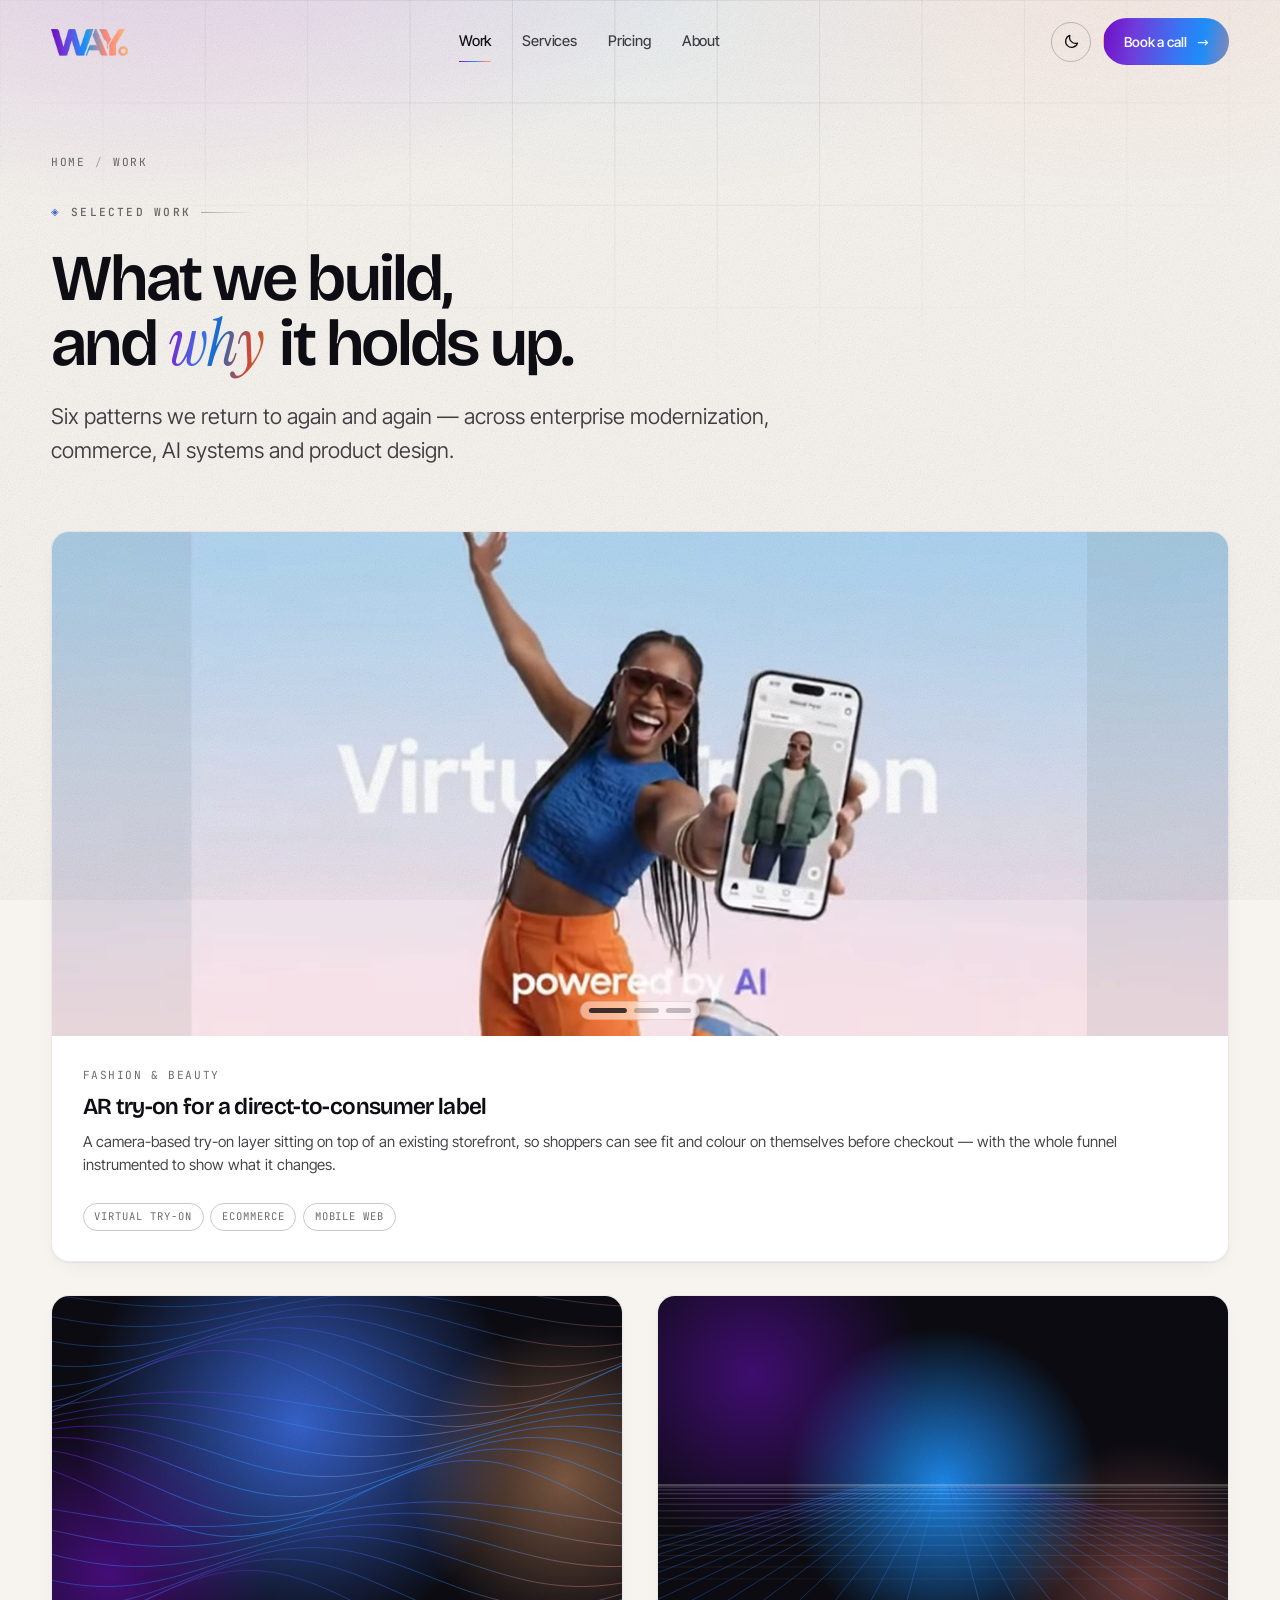
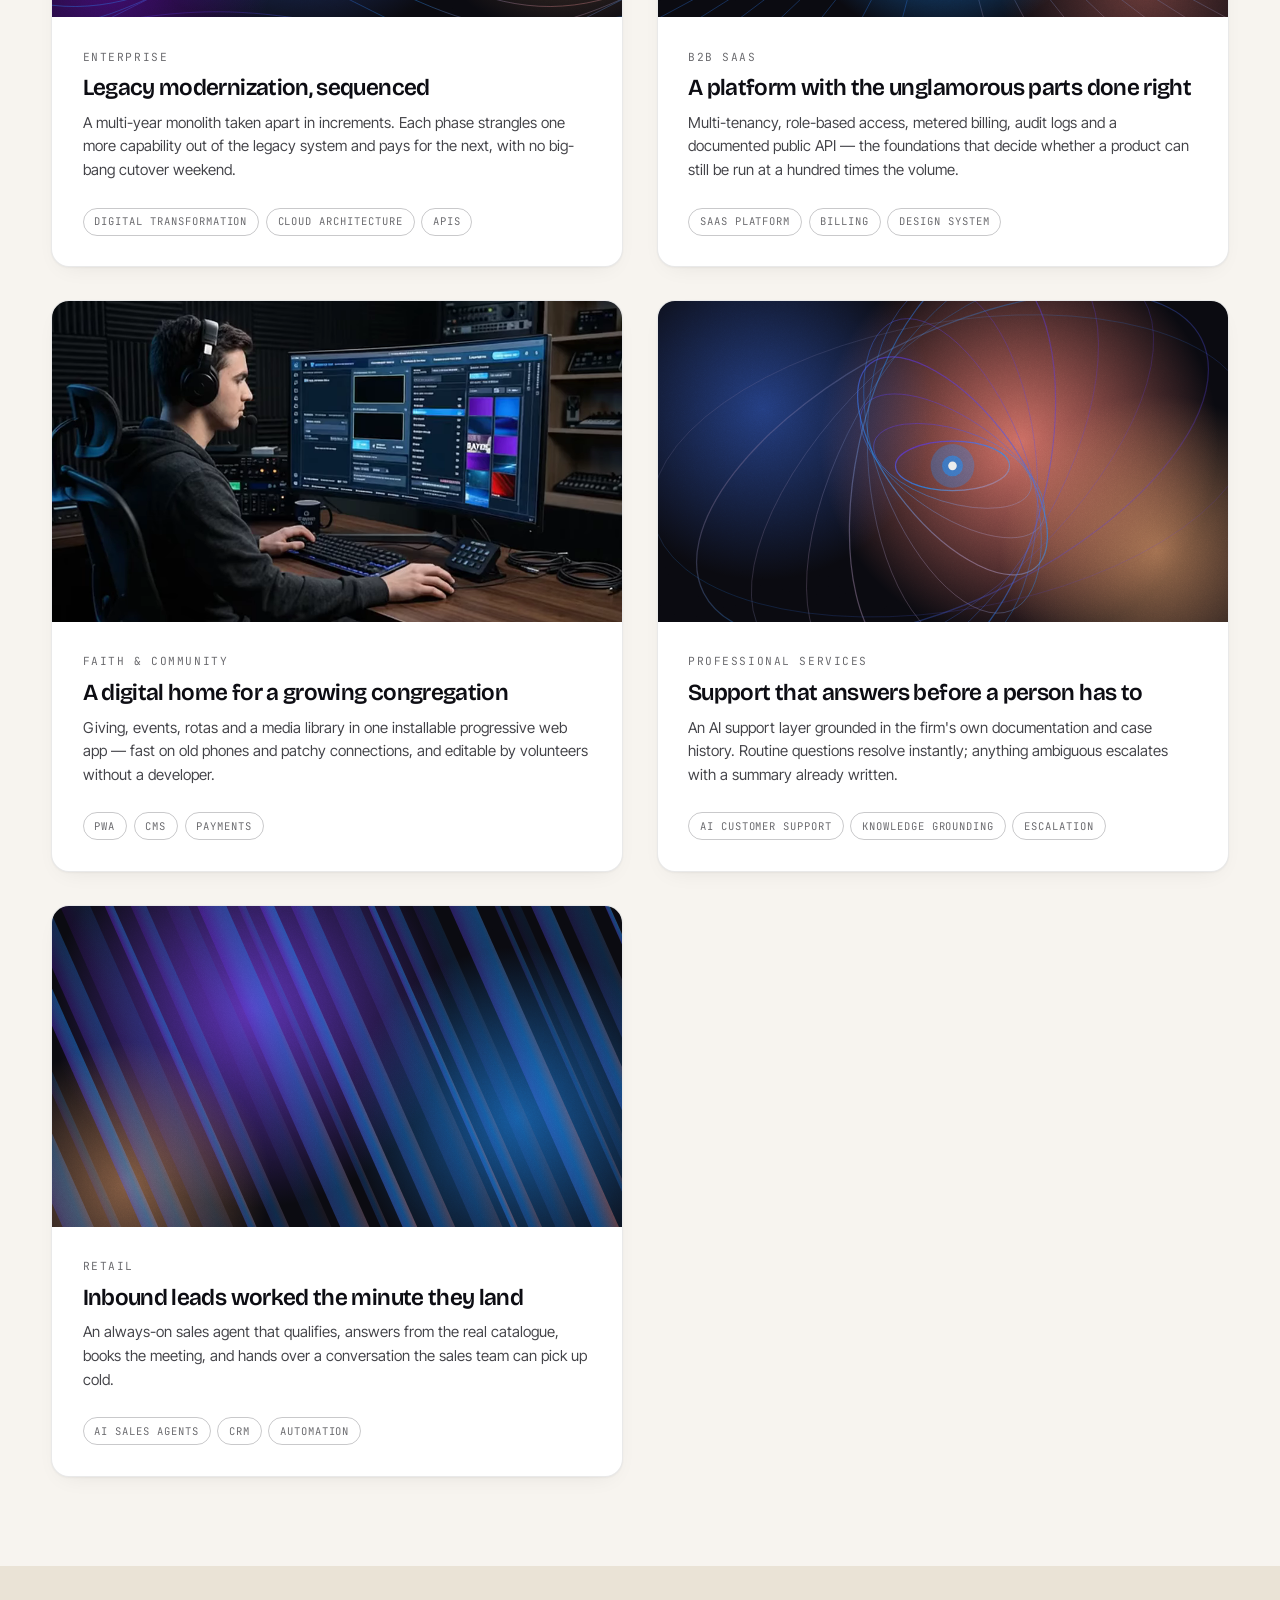
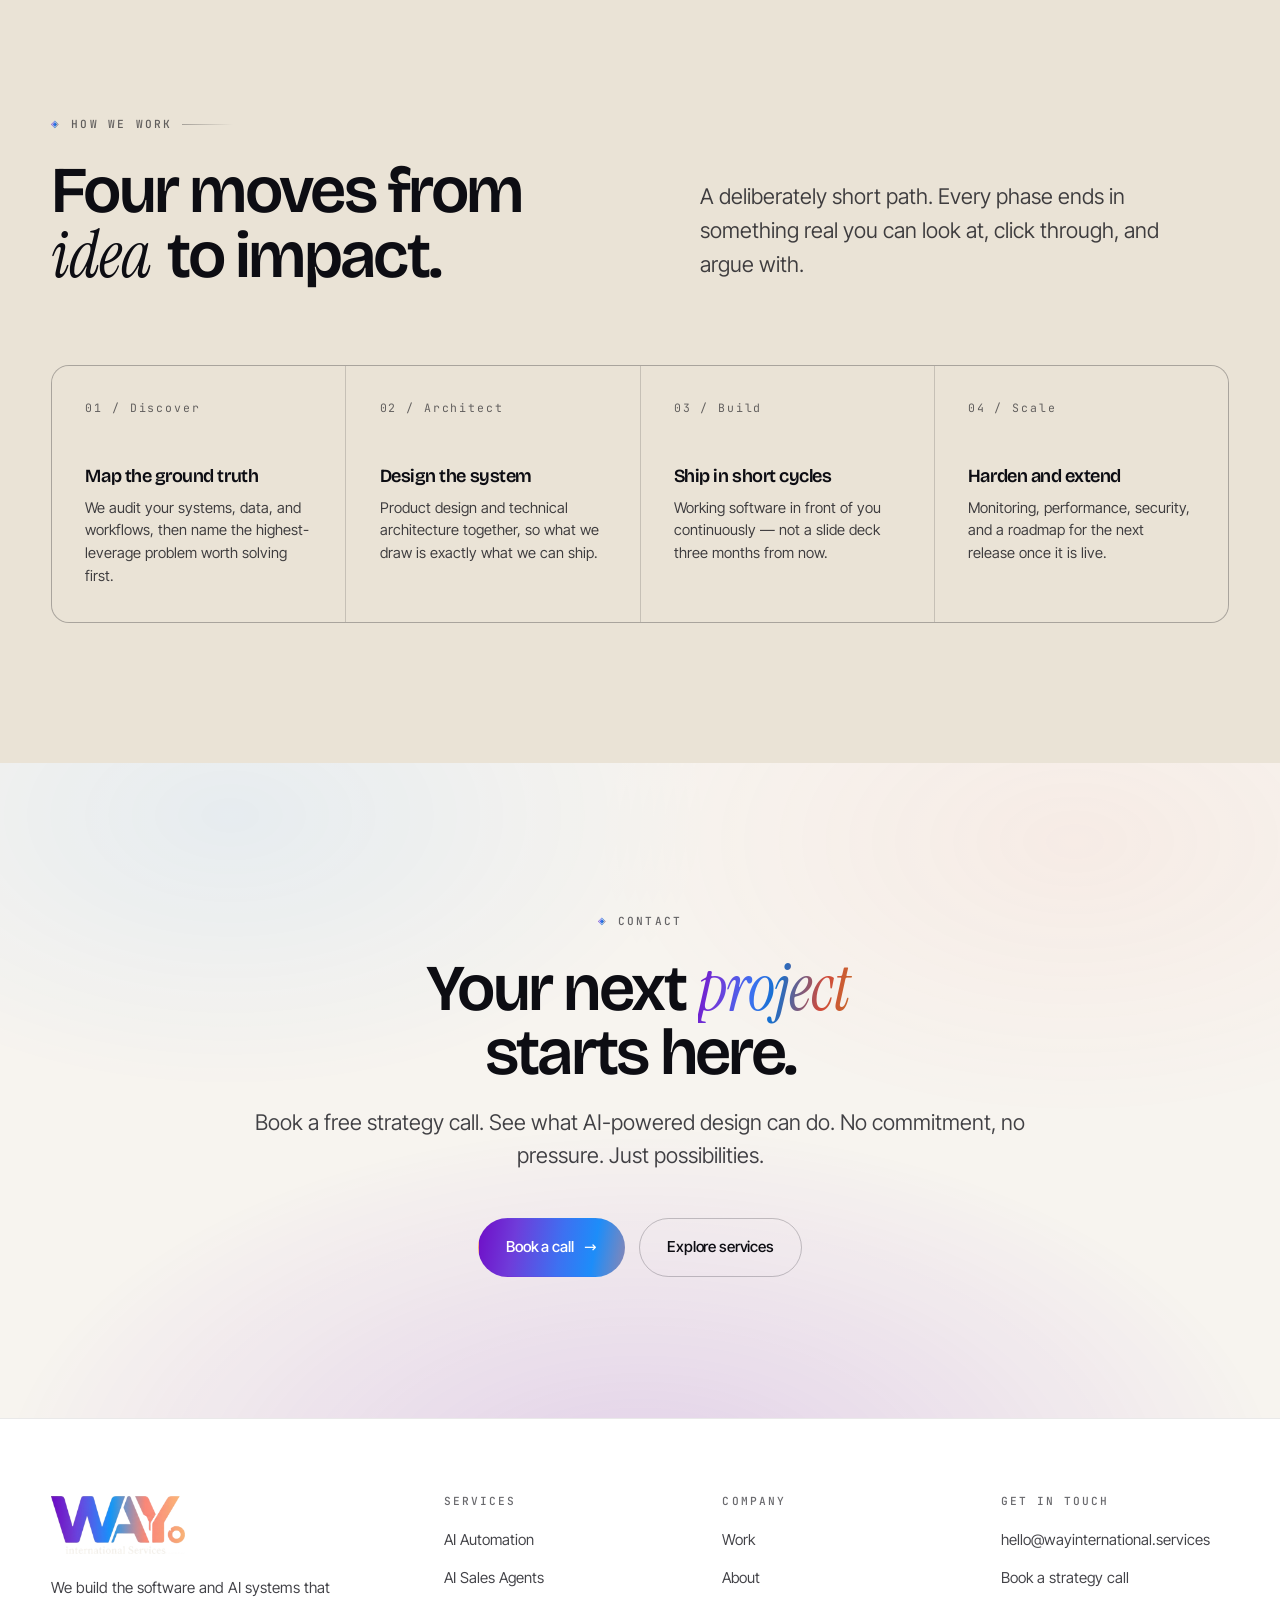
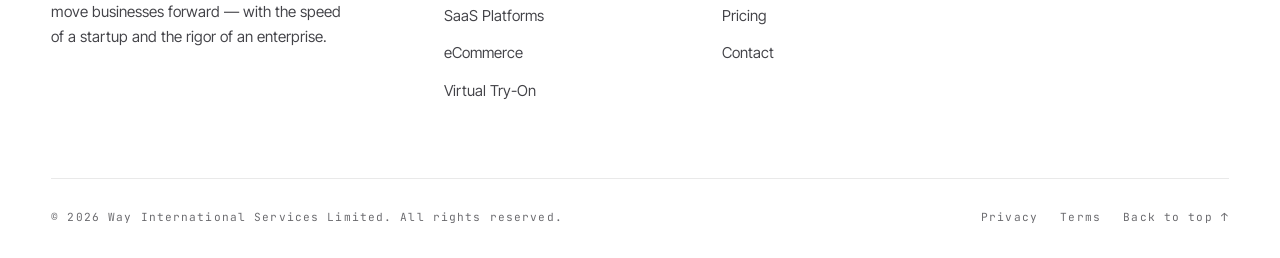
<file: work.html>
<!DOCTYPE html>
<html lang="en" class="no-js">
<head>
<meta charset="utf-8">
<meta name="viewport" content="width=device-width, initial-scale=1">
<title>Work — Way International Services</title>
<meta name="description" content="Six build patterns we return to: AR try-on, legacy modernization, SaaS platforms, progressive web apps, AI support and AI sales agents.">
<link rel="canonical" href="https://wayinternational.services/work.html">

<meta property="og:type" content="website">
<meta property="og:title" content="Work — Way International Services">
<meta property="og:description" content="Six build patterns we return to: AR try-on, legacy modernization, SaaS platforms, progressive web apps, AI support and AI sales agents.">
<meta property="og:image" content="/assets/img/icon-512.png">
<meta name="twitter:card" content="summary_large_image">
<meta name="theme-color" content="#08080C">

<link rel="icon" href="/favicon.ico" sizes="any">
<link rel="icon" href="/assets/img/icon-32.png" type="image/png">
<link rel="apple-touch-icon" href="/assets/img/icon-180.png">

<link rel="preload" href="/assets/fonts/bricolage-grotesque-normal-latin.woff2" as="font" type="font/woff2" crossorigin>
<link rel="preload" href="/assets/fonts/inter-tight-normal-latin.woff2" as="font" type="font/woff2" crossorigin>
<script>(function(){var d=document.documentElement;d.classList.remove("no-js");d.classList.add("js");var t=null;try{t=localStorage.getItem("way-theme")}catch(e){}if(t!=="light"&&t!=="dark"){t=(window.matchMedia&&window.matchMedia("(prefers-color-scheme: light)").matches)?"light":"dark"}d.setAttribute("data-theme",t);})();</script>
<link rel="stylesheet" href="/assets/css/fonts.css">
<link rel="stylesheet" href="/assets/css/site.css">
</head>

<body>
<div class="grain" aria-hidden="true"></div>
<a href="#main" class="btn btn-sm" style="position:absolute;left:-9999px;top:0;z-index:99" onfocus="this.style.left='1rem';this.style.top='1rem'" onblur="this.style.left='-9999px'">Skip to content</a>

<header class="hdr">
  <div class="shell shell-wide hdr-in">
    <a href="/" class="brand" aria-label="Way International Services — home">
      <img src="/assets/img/way-mark.png" alt="Way International Services" width="430" height="152">
    </a>

    <nav class="nav" aria-label="Primary">
      <a href="/work.html"     data-nav="work">Work</a>
      <a href="/services.html" data-nav="services">Services</a>
      <a href="/pricing.html"  data-nav="pricing">Pricing</a>
      <a href="/about.html"    data-nav="about">About</a>
    </nav>

    <div class="hdr-actions">
      <button class="theme-btn" type="button" data-theme-toggle aria-label="Switch to light theme">
        <svg class="i-sun" viewBox="0 0 24 24" fill="none" stroke="currentColor" stroke-width="1.8" stroke-linecap="round" aria-hidden="true"><circle cx="12" cy="12" r="4.2"/><path d="M12 2v2.4M12 19.6V22M4.2 4.2l1.7 1.7M18.1 18.1l1.7 1.7M2 12h2.4M19.6 12H22M4.2 19.8l1.7-1.7M18.1 5.9l1.7-1.7"/></svg>
        <svg class="i-moon" viewBox="0 0 24 24" fill="none" stroke="currentColor" stroke-width="1.8" stroke-linecap="round" stroke-linejoin="round" aria-hidden="true"><path d="M20.5 14.3A8.6 8.6 0 0 1 9.7 3.5a8.6 8.6 0 1 0 10.8 10.8Z"/></svg>
      </button>

      <a href="/contact.html" class="btn btn-primary btn-sm hdr-book" data-magnet>
        <span class="lbl">Book a call</span><span class="arw" aria-hidden="true">&rarr;</span>
      </a>

      <button class="burger" aria-label="Open menu" aria-expanded="false" aria-controls="menu">
        <span></span><span></span>
      </button>
    </div>
  </div>
</header>

<div class="menu" id="menu" aria-hidden="true">
  <nav aria-label="Mobile">
    <ul class="menu-list">
      <li><a href="/work.html"><span class="n">01</span> Work</a></li>
      <li><a href="/services.html"><span class="n">02</span> Services</a></li>
      <li><a href="/pricing.html"><span class="n">03</span> Pricing</a></li>
      <li><a href="/about.html"><span class="n">04</span> About</a></li>
      <li><a href="/contact.html"><span class="n">05</span> Contact</a></li>
    </ul>
  </nav>
  <div class="menu-foot">
    <a href="/contact.html" class="btn btn-primary"><span class="lbl">Book a free strategy call</span><span class="arw" aria-hidden="true">&rarr;</span></a>
    <span class="menu-meta">hello@wayinternational.services</span>
  </div>
</div>

<main id="main">

<section class="phero" style="padding-bottom:clamp(2.5rem,5vw,4rem)">
  <div class="shell shell-wide">
    <nav class="crumb" aria-label="Breadcrumb">
      <a href="/">Home</a> <span class="sep" aria-hidden="true">/</span> <span>Work</span>
    </nav>
    <span class="eyebrow" data-rv><span class="mk" aria-hidden="true">&#9672;</span> Selected Work</span>
    <h1 class="t-xl" data-rv style="--d:60ms">What we build,<br>and <span class="ital grad">why</span> it holds up.</h1>
    <p class="lede" data-rv style="--d:180ms">
      Six patterns we return to again and again &mdash; across enterprise modernization,
      commerce, AI systems and product design.
    </p>
  </div>
</section>

<section class="band-flush">
  <div class="shell shell-wide">
    <div class="cases" data-rv data-stagger="90">
      <article class="case is-feature" data-rv>
        <div class="case-fig">
          <div class="slides" data-slides data-hold="6000"
               aria-roledescription="carousel" aria-label="AR try-on project">
            <figure class="slide is-on">
              <video class="slide-vid" muted playsinline preload="metadata"
                     width="1400" height="600" poster="/assets/video/try-on-film.webp"
                     aria-label="Film: a shopper dances holding up her phone, which shows a green puffer jacket tried on over her own photo. Titles read &#8220;Virtual try on, powered by AI&#8221;.">
                <source src="/assets/video/try-on-film.webm" type="video/webm">
                <source src="/assets/video/try-on-film.mp4" type="video/mp4">
              </video>
            </figure>
            <figure class="slide">
              <picture>
                <source srcset="/assets/img/case-virtual-try-on-hero.webp" type="image/webp">
                <img src="/assets/img/case-virtual-try-on-hero.jpg" width="2100" height="900"
                     alt="Virtual try on, powered by AI. A shopper holds up a phone showing a try-on preview of a jacket and scarf on herself, with the garments listed below it. Captions read &#8220;Wear it before you own it&#8221; and &#8220;Find your perfect fit&#8221;."
                     loading="lazy" decoding="async">
              </picture>
            </figure>
            <figure class="slide">
              <picture>
                <source srcset="/assets/img/case-virtual-try-on-app.webp" type="image/webp">
                <img src="/assets/img/case-virtual-try-on-app.jpg" width="2100" height="900"
                     alt="The storefront the try-on sits on: a BB Apparel homepage headed &#8220;Wear it before you own it&#8221;, with Start Your Try-On and Browse Collection buttons, a shopper previewing a gown on her phone, and a row of claims for realistic results, multiple fabrics, all styles and privacy."
                     loading="lazy" decoding="async">
              </picture>
            </figure>
            <div class="slides-nav">
              <button type="button" class="slides-dot" data-slide-to="0" aria-current="true">
                <span class="vh">Show slide 1: the try-on film</span>
              </button>
              <button type="button" class="slides-dot" data-slide-to="1" aria-current="false">
                <span class="vh">Show slide 2: the campaign key visual</span>
              </button>
              <button type="button" class="slides-dot" data-slide-to="2" aria-current="false">
                <span class="vh">Show slide 3: the storefront it sits on</span>
              </button>
            </div>
          </div>
        </div>
        <div class="case-bd">
          <span class="num" style="font-family:var(--mono);font-size:.7rem;letter-spacing:.14em;text-transform:uppercase;color:var(--d-lo)">Fashion &amp; Beauty</span>
          <h3>AR try-on for a direct-to-consumer label</h3>
          <p>A camera-based try-on layer sitting on top of an existing storefront, so shoppers can see fit and colour on themselves before checkout — with the whole funnel instrumented to show what it changes.</p>
          <div class="tags"><span class="tag">Virtual Try-On</span><span class="tag">eCommerce</span><span class="tag">Mobile web</span></div>
        </div>
      </article>
      <article class="case" data-rv>
        <div class="case-fig">
          <img src="/assets/img/art-2.svg" alt="" aria-hidden="true" loading="lazy" decoding="async">
        </div>
        <div class="case-bd">
          <span class="num" style="font-family:var(--mono);font-size:.7rem;letter-spacing:.14em;text-transform:uppercase;color:var(--d-lo)">Enterprise</span>
          <h3>Legacy modernization, sequenced</h3>
          <p>A multi-year monolith taken apart in increments. Each phase strangles one more capability out of the legacy system and pays for the next, with no big-bang cutover weekend.</p>
          <div class="tags"><span class="tag">Digital Transformation</span><span class="tag">Cloud architecture</span><span class="tag">APIs</span></div>
        </div>
      </article>
      <article class="case" data-rv>
        <div class="case-fig">
          <img src="/assets/img/art-3.svg" alt="" aria-hidden="true" loading="lazy" decoding="async">
        </div>
        <div class="case-bd">
          <span class="num" style="font-family:var(--mono);font-size:.7rem;letter-spacing:.14em;text-transform:uppercase;color:var(--d-lo)">B2B SaaS</span>
          <h3>A platform with the unglamorous parts done right</h3>
          <p>Multi-tenancy, role-based access, metered billing, audit logs and a documented public API — the foundations that decide whether a product can still be run at a hundred times the volume.</p>
          <div class="tags"><span class="tag">SaaS Platform</span><span class="tag">Billing</span><span class="tag">Design system</span></div>
        </div>
      </article>
      <article class="case" data-rv>
        <div class="case-fig">
          <video class="case-film" data-film muted loop playsinline preload="none"
                 width="960" height="540" poster="/assets/video/sofer-2.webp"
                 aria-label="Film: Sofer 2.0 in use &#8212; an operator at a darkened desk running AI-powered spoken word to projector, with a church service playlist on screen.">
            <source src="/assets/video/sofer-2.webm" type="video/webm">
            <source src="/assets/video/sofer-2.mp4" type="video/mp4">
          </video>
        </div>
        <div class="case-bd">
          <span class="num" style="font-family:var(--mono);font-size:.7rem;letter-spacing:.14em;text-transform:uppercase;color:var(--d-lo)">Faith &amp; Community</span>
          <h3>A digital home for a growing congregation</h3>
          <p>Giving, events, rotas and a media library in one installable progressive web app — fast on old phones and patchy connections, and editable by volunteers without a developer.</p>
          <div class="tags"><span class="tag">PWA</span><span class="tag">CMS</span><span class="tag">Payments</span></div>
        </div>
      </article>
      <article class="case" data-rv>
        <div class="case-fig">
          <img src="/assets/img/art-5.svg" alt="" aria-hidden="true" loading="lazy" decoding="async">
        </div>
        <div class="case-bd">
          <span class="num" style="font-family:var(--mono);font-size:.7rem;letter-spacing:.14em;text-transform:uppercase;color:var(--d-lo)">Professional Services</span>
          <h3>Support that answers before a person has to</h3>
          <p>An AI support layer grounded in the firm's own documentation and case history. Routine questions resolve instantly; anything ambiguous escalates with a summary already written.</p>
          <div class="tags"><span class="tag">AI Customer Support</span><span class="tag">Knowledge grounding</span><span class="tag">Escalation</span></div>
        </div>
      </article>
      <article class="case" data-rv>
        <div class="case-fig">
          <img src="/assets/img/art-6.svg" alt="" aria-hidden="true" loading="lazy" decoding="async">
        </div>
        <div class="case-bd">
          <span class="num" style="font-family:var(--mono);font-size:.7rem;letter-spacing:.14em;text-transform:uppercase;color:var(--d-lo)">Retail</span>
          <h3>Inbound leads worked the minute they land</h3>
          <p>An always-on sales agent that qualifies, answers from the real catalogue, books the meeting, and hands over a conversation the sales team can pick up cold.</p>
          <div class="tags"><span class="tag">AI Sales Agents</span><span class="tag">CRM</span><span class="tag">Automation</span></div>
        </div>
      </article>
    </div>
  </div>
</section>

<section class="band on-light">
  <div class="shell">
    <div class="shead">
      <div>
        <span class="eyebrow" data-rv><span class="mk" aria-hidden="true">&#9672;</span> How We Work</span>
        <h2 class="t-xl" data-rv>Four moves from<br><span class="ital">idea</span> to impact.</h2>
      </div>
      <div class="shead-aside">
        <p class="lede" data-rv style="--d:160ms">
          A deliberately short path. Every phase ends in something real you can look at,
          click through, and argue with.
        </p>
      </div>
    </div>

    <div class="steps" data-rv data-stagger="100">
      <article class="step" data-rv>
        <span class="n">01 / Discover</span>
        <h3>Map the ground truth</h3>
        <p>We audit your systems, data, and workflows, then name the highest-leverage problem worth solving first.</p>
      </article>
      <article class="step" data-rv>
        <span class="n">02 / Architect</span>
        <h3>Design the system</h3>
        <p>Product design and technical architecture together, so what we draw is exactly what we can ship.</p>
      </article>
      <article class="step" data-rv>
        <span class="n">03 / Build</span>
        <h3>Ship in short cycles</h3>
        <p>Working software in front of you continuously &mdash; not a slide deck three months from now.</p>
      </article>
      <article class="step" data-rv>
        <span class="n">04 / Scale</span>
        <h3>Harden and extend</h3>
        <p>Monitoring, performance, security, and a roadmap for the next release once it is live.</p>
      </article>
    </div>
  </div>
</section>

<section class="band contact">
  <div class="shell">
    <span class="eyebrow" data-rv><span class="mk" aria-hidden="true">&#9672;</span> Contact</span>
    <h2 class="t-xl" data-rv style="--d:80ms">Your next <span class="ital grad">project</span><br>starts here.</h2>
    <p class="lede" data-rv style="--d:180ms">
      Book a free strategy call. See what AI-powered design can do.
      No commitment, no pressure. Just possibilities.
    </p>
    <div class="btn-row" data-rv style="--d:280ms">
      <a href="/contact.html" class="btn btn-primary" data-magnet><span class="lbl">Book a call</span><span class="arw" aria-hidden="true">&rarr;</span></a>
      <a href="/services.html" class="btn btn-ghost"><span class="lbl">Explore services</span></a>
    </div>
  </div>
</section>
</main>

<footer class="ftr">
  <div class="shell shell-wide">
    <div class="ftr-top">
      <div class="ftr-brand">
        <img src="/assets/img/way-logo-dark.png" alt="Way International Services" width="430" height="187">
        <p>We build the software and AI systems that move businesses forward &mdash; with the speed of a startup and the rigor of an enterprise.</p>
      </div>

      <div>
        <h4>Services</h4>
        <ul>
          <li><a href="/services.html#ai-automation">AI Automation</a></li>
          <li><a href="/services.html#ai-sales-agents">AI Sales Agents</a></li>
          <li><a href="/services.html#saas-platforms">SaaS Platforms</a></li>
          <li><a href="/services.html#ecommerce-platforms">eCommerce</a></li>
          <li><a href="/services.html#virtual-try-on">Virtual Try-On</a></li>
        </ul>
      </div>

      <div>
        <h4>Company</h4>
        <ul>
          <li><a href="/work.html">Work</a></li>
          <li><a href="/about.html">About</a></li>
          <li><a href="/pricing.html">Pricing</a></li>
          <li><a href="/contact.html">Contact</a></li>
        </ul>
      </div>

      <div>
        <h4>Get in touch</h4>
        <ul>
          <li><a href="mailto:hello@wayinternational.services">hello@wayinternational.services</a></li>
          <li><a href="/contact.html">Book a strategy call</a></li>
        </ul>
      </div>
    </div>

    <div class="ftr-bot">
      <span>&copy; <span data-year>2026</span> Way International Services Limited. All rights reserved.</span>
      <span class="lnks">
        <a href="/privacy.html">Privacy</a>
        <a href="/terms.html">Terms</a>
        <a href="#main" class="to-top">Back to top <span aria-hidden="true">&uarr;</span></a>
      </span>
    </div>
  </div>
</footer>

<script src="/assets/js/site.js" defer></script>
</body>
</html>
</file>
<file: assets/css/fonts.css>
/* Way International Services — self-hosted webfonts.
   Vendored from Google Fonts (SIL Open Font License 1.1) so the site makes
   no third-party request and renders identically offline.
   Latin + Latin-Extended subsets only. */

@font-face{
  font-family:'Bricolage Grotesque';
  font-style:normal;
  font-weight:200 800;
  font-display:swap;
  src:url('../fonts/bricolage-grotesque-normal-latin-ext.woff2') format('woff2');
  unicode-range:U+0100-02BA, U+02BD-02C5, U+02C7-02CC, U+02CE-02D7, U+02DD-02FF, U+0304, U+0308, U+0329, U+1D00-1DBF, U+1E00-1E9F, U+1EF2-1EFF, U+2020, U+20A0-20AB, U+20AD-20C0, U+2113, U+2C60-2C7F, U+A720-A7FF;
}
@font-face{
  font-family:'Bricolage Grotesque';
  font-style:normal;
  font-weight:200 800;
  font-display:swap;
  src:url('../fonts/bricolage-grotesque-normal-latin.woff2') format('woff2');
  unicode-range:U+0000-00FF, U+0131, U+0152-0153, U+02BB-02BC, U+02C6, U+02DA, U+02DC, U+0304, U+0308, U+0329, U+2000-206F, U+20AC, U+2122, U+2191, U+2193, U+2212, U+2215, U+FEFF, U+FFFD;
}
@font-face{
  font-family:'Instrument Serif';
  font-style:italic;
  font-weight:400;
  font-display:swap;
  src:url('../fonts/instrument-serif-italic-latin-ext.woff2') format('woff2');
  unicode-range:U+0100-02BA, U+02BD-02C5, U+02C7-02CC, U+02CE-02D7, U+02DD-02FF, U+0304, U+0308, U+0329, U+1D00-1DBF, U+1E00-1E9F, U+1EF2-1EFF, U+2020, U+20A0-20AB, U+20AD-20C0, U+2113, U+2C60-2C7F, U+A720-A7FF;
}
@font-face{
  font-family:'Instrument Serif';
  font-style:italic;
  font-weight:400;
  font-display:swap;
  src:url('../fonts/instrument-serif-italic-latin.woff2') format('woff2');
  unicode-range:U+0000-00FF, U+0131, U+0152-0153, U+02BB-02BC, U+02C6, U+02DA, U+02DC, U+0304, U+0308, U+0329, U+2000-206F, U+20AC, U+2122, U+2191, U+2193, U+2212, U+2215, U+FEFF, U+FFFD;
}
@font-face{
  font-family:'Instrument Serif';
  font-style:normal;
  font-weight:400;
  font-display:swap;
  src:url('../fonts/instrument-serif-normal-latin-ext.woff2') format('woff2');
  unicode-range:U+0100-02BA, U+02BD-02C5, U+02C7-02CC, U+02CE-02D7, U+02DD-02FF, U+0304, U+0308, U+0329, U+1D00-1DBF, U+1E00-1E9F, U+1EF2-1EFF, U+2020, U+20A0-20AB, U+20AD-20C0, U+2113, U+2C60-2C7F, U+A720-A7FF;
}
@font-face{
  font-family:'Instrument Serif';
  font-style:normal;
  font-weight:400;
  font-display:swap;
  src:url('../fonts/instrument-serif-normal-latin.woff2') format('woff2');
  unicode-range:U+0000-00FF, U+0131, U+0152-0153, U+02BB-02BC, U+02C6, U+02DA, U+02DC, U+0304, U+0308, U+0329, U+2000-206F, U+20AC, U+2122, U+2191, U+2193, U+2212, U+2215, U+FEFF, U+FFFD;
}
@font-face{
  font-family:'Inter Tight';
  font-style:normal;
  font-weight:300 800;
  font-display:swap;
  src:url('../fonts/inter-tight-normal-latin-ext.woff2') format('woff2');
  unicode-range:U+0100-02BA, U+02BD-02C5, U+02C7-02CC, U+02CE-02D7, U+02DD-02FF, U+0304, U+0308, U+0329, U+1D00-1DBF, U+1E00-1E9F, U+1EF2-1EFF, U+2020, U+20A0-20AB, U+20AD-20C0, U+2113, U+2C60-2C7F, U+A720-A7FF;
}
@font-face{
  font-family:'Inter Tight';
  font-style:normal;
  font-weight:300 800;
  font-display:swap;
  src:url('../fonts/inter-tight-normal-latin.woff2') format('woff2');
  unicode-range:U+0000-00FF, U+0131, U+0152-0153, U+02BB-02BC, U+02C6, U+02DA, U+02DC, U+0304, U+0308, U+0329, U+2000-206F, U+20AC, U+2122, U+2191, U+2193, U+2212, U+2215, U+FEFF, U+FFFD;
}
@font-face{
  font-family:'JetBrains Mono';
  font-style:normal;
  font-weight:300 600;
  font-display:swap;
  src:url('../fonts/jetbrains-mono-normal-latin-ext.woff2') format('woff2');
  unicode-range:U+0100-02BA, U+02BD-02C5, U+02C7-02CC, U+02CE-02D7, U+02DD-02FF, U+0304, U+0308, U+0329, U+1D00-1DBF, U+1E00-1E9F, U+1EF2-1EFF, U+2020, U+20A0-20AB, U+20AD-20C0, U+2113, U+2C60-2C7F, U+A720-A7FF;
}
@font-face{
  font-family:'JetBrains Mono';
  font-style:normal;
  font-weight:300 600;
  font-display:swap;
  src:url('../fonts/jetbrains-mono-normal-latin.woff2') format('woff2');
  unicode-range:U+0000-00FF, U+0131, U+0152-0153, U+02BB-02BC, U+02C6, U+02DA, U+02DC, U+0304, U+0308, U+0329, U+2000-206F, U+20AC, U+2122, U+2191, U+2193, U+2212, U+2215, U+FEFF, U+FFFD;
}
</file>
<file: assets/css/site.css>
/* ============================================================================
   WAY INTERNATIONAL SERVICES — design system
   Palette is sampled directly from the wordmark gradient.
   ========================================================================= */

/* ---------------------------------------------------------------- tokens - */
:root{
  /* brand — sampled from the logo, left to right */
  --violet:#6F0EC7;
  --iris:#6F3CDA;
  --blue:#3D71F1;
  --azure:#1D8DF9;
  --coral:#F07F72;
  --amber:#F8AB73;

  --brand: linear-gradient(100deg,#6F0EC7 0%,#6F3CDA 16%,#3D71F1 36%,#1D8DF9 50%,#F07F72 78%,#F8AB73 100%);
  --brand-text: var(--brand);
  --brand-soft: linear-gradient(100deg,rgba(111,14,199,.22),rgba(61,113,241,.22),rgba(240,127,114,.22),rgba(248,171,115,.22));

  /* surfaces */
  --ink:#08080C;
  --ink-1:#0C0C12;
  --ink-2:#12121A;
  --ink-3:#1B1B25;
  --bone:#F6F3EE;
  --bone-2:#ECE7DE;
  --bone-3:#DFD9CD;

  /* type colours, dark surfaces */
  --d-hi:#F6F3EE;
  --d-md:rgba(246,243,238,.74);
  --d-lo:rgba(246,243,238,.55);
  --d-line:rgba(246,243,238,.20);
  --d-line-2:rgba(246,243,238,.07);

  /* type colours, light surfaces */
  --l-hi:#0E0E14;
  --l-md:rgba(14,14,20,.74);
  --l-lo:rgba(14,14,20,.62);
  --l-line:rgba(14,14,20,.13);
  --l-line-2:rgba(14,14,20,.07);

  /* families */
  --display:'Bricolage Grotesque','Inter Tight',system-ui,sans-serif;
  --serif:'Instrument Serif',Georgia,'Times New Roman',serif;
  --sans:'Inter Tight',system-ui,-apple-system,'Segoe UI',sans-serif;
  --mono:'JetBrains Mono',ui-monospace,'SF Mono',Menlo,monospace;

  /* rhythm */
  --shell:1280px;
  --gut:clamp(1.25rem,4vw,3.5rem);
  --band:clamp(5.5rem,11vw,11rem);
  --r-sm:10px;
  --r:18px;
  --r-lg:26px;

  --ease:cubic-bezier(.22,1,.36,1);
  --ease-io:cubic-bezier(.65,0,.35,1);

  /* scrims: the page base at alpha, used to keep type legible over colour */
  --scrim:rgba(8,8,12,.72);
  --scrim-a:rgba(8,8,12,.52);
  --scrim-b:rgba(8,8,12,.62);

  /* the faintest wash of the foreground, for inputs and pills */
  --tint:rgba(246,243,238,.04);
  --tint-2:rgba(246,243,238,.055);

  /* select caret, recoloured per theme */
  --caret:url("data:image/svg+xml,%3Csvg xmlns='http://www.w3.org/2000/svg' width='12' height='8' fill='none'%3E%3Cpath d='M1 1.5 6 6.5 11 1.5' stroke='%23F6F3EE' stroke-opacity='.5' stroke-width='1.4'/%3E%3C/svg%3E");

  --grain-opacity:.16;
  --grain-blend:overlay;
  --aurora-opacity:.72;

  /* one dial for every brand wash, so the theme layer stays tokens-only */
  --glow:1;
  --spot:rgba(111,14,199,.20);
  --halo-tint:rgba(111,14,199,.13);
  --mark:var(--coral);
  --tier-hero-bg:var(--ink-2);
  --pill-bg:var(--tint);
  --card-shadow:none;
  --card-shadow-hover:none;

  color-scheme:dark;
}

/* ==========================================================================
   LIGHT THEME
   Only tokens change. Every rule below this block is written against them,
   so the whole site inverts without a single component being rewritten.
   ========================================================================= */
:root[data-theme="light"]{
  /* base surfaces — warm paper, with cards lifting to white */
  --ink:#F7F4EF;
  --ink-1:#FFFFFF;
  --ink-2:#F2EEE6;   /* hover: recedes on light, where it rose on dark */
  --ink-3:#EBE5DA;

  /* the contrast band recesses instead of rising */
  --bone:#EAE3D6;
  --bone-2:#E1D9C9;
  --bone-3:#D5CBB8;

  /* type on the base surface */
  --d-hi:#0D0D13;
  --d-md:rgba(13,13,19,.78);
  --d-lo:rgba(13,13,19,.62);
  --d-line:rgba(13,13,19,.22);
  --d-line-2:rgba(13,13,19,.09);

  /* type on .on-light bands — still dark, but the band is deeper now */
  --l-hi:#0D0D13;
  --l-md:rgba(13,13,19,.78);
  --l-lo:rgba(13,13,19,.62);
  --l-line:rgba(13,13,19,.16);
  --l-line-2:rgba(13,13,19,.08);

  --scrim:rgba(247,244,239,.82);
  --scrim-a:rgba(247,244,239,.40);
  --scrim-b:rgba(247,244,239,.64);

  --tint:rgba(13,13,19,.035);
  --tint-2:rgba(13,13,19,.055);

  --caret:url("data:image/svg+xml,%3Csvg xmlns='http://www.w3.org/2000/svg' width='12' height='8' fill='none'%3E%3Cpath d='M1 1.5 6 6.5 11 1.5' stroke='%230D0D13' stroke-opacity='.5' stroke-width='1.4'/%3E%3C/svg%3E");

  /* grain reads as paper texture on light, not a glow */
  --brand-text: linear-gradient(100deg,#6F0EC7 0%,#6F3CDA 16%,#3D71F1 36%,#1470CF 50%,#D14A3A 78%,#C4702A 100%);

  --grain-opacity:.20;
  --grain-blend:multiply;
  --aurora-opacity:.58;

  /* washes sized for a black canvas read as stains on paper — halve them */
  --glow:.46;
  --spot:rgba(111,14,199,.09);
  --halo-tint:rgba(111,14,199,.07);
  --mark:#C4442F;
  --tier-hero-bg:#FFFFFF;
  --pill-bg:rgba(255,255,255,.55);
  --card-shadow:0 1px 2px rgba(13,13,19,.04),0 8px 24px -12px rgba(13,13,19,.10);
  --card-shadow-hover:0 2px 4px rgba(13,13,19,.05),0 18px 40px -16px rgba(13,13,19,.16);

  color-scheme:light;
}

/* Mirror of the block above for visitors with JavaScript disabled: the head
   script never runs, so no data-theme attribute is ever set and .no-js stays
   on <html>. Generated from the same token body — keep the two identical. */
@media (prefers-color-scheme: light){
:root.no-js{
  /* base surfaces — warm paper, with cards lifting to white */
  --ink:#F7F4EF;
  --ink-1:#FFFFFF;
  --ink-2:#F2EEE6;   /* hover: recedes on light, where it rose on dark */
  --ink-3:#EBE5DA;

  /* the contrast band recesses instead of rising */
  --bone:#EAE3D6;
  --bone-2:#E1D9C9;
  --bone-3:#D5CBB8;

  /* type on the base surface */
  --d-hi:#0D0D13;
  --d-md:rgba(13,13,19,.78);
  --d-lo:rgba(13,13,19,.62);
  --d-line:rgba(13,13,19,.22);
  --d-line-2:rgba(13,13,19,.09);

  /* type on .on-light bands — still dark, but the band is deeper now */
  --l-hi:#0D0D13;
  --l-md:rgba(13,13,19,.78);
  --l-lo:rgba(13,13,19,.62);
  --l-line:rgba(13,13,19,.16);
  --l-line-2:rgba(13,13,19,.08);

  --scrim:rgba(247,244,239,.82);
  --scrim-a:rgba(247,244,239,.40);
  --scrim-b:rgba(247,244,239,.64);

  --tint:rgba(13,13,19,.035);
  --tint-2:rgba(13,13,19,.055);

  --caret:url("data:image/svg+xml,%3Csvg xmlns='http://www.w3.org/2000/svg' width='12' height='8' fill='none'%3E%3Cpath d='M1 1.5 6 6.5 11 1.5' stroke='%230D0D13' stroke-opacity='.5' stroke-width='1.4'/%3E%3C/svg%3E");

  /* grain reads as paper texture on light, not a glow */
  --brand-text: linear-gradient(100deg,#6F0EC7 0%,#6F3CDA 16%,#3D71F1 36%,#1470CF 50%,#D14A3A 78%,#C4702A 100%);

  --grain-opacity:.20;
  --grain-blend:multiply;
  --aurora-opacity:.58;

  /* washes sized for a black canvas read as stains on paper — halve them */
  --glow:.46;
  --spot:rgba(111,14,199,.09);
  --halo-tint:rgba(111,14,199,.07);
  --mark:#C4442F;
  --tier-hero-bg:#FFFFFF;
  --pill-bg:rgba(255,255,255,.55);
  --card-shadow:0 1px 2px rgba(13,13,19,.04),0 8px 24px -12px rgba(13,13,19,.10);
  --card-shadow-hover:0 2px 4px rgba(13,13,19,.05),0 18px 40px -16px rgba(13,13,19,.16);

  color-scheme:light;
}
}

/* ------------------------------------------------------------------ reset */
*,*::before,*::after{box-sizing:border-box}
*{margin:0;padding:0}
html{-webkit-text-size-adjust:100%;scroll-behavior:smooth;scroll-padding-top:92px}
@media (prefers-reduced-motion:reduce){html{scroll-behavior:auto}}

body{
  font-family:var(--sans);
  font-size:clamp(1rem,.96rem + .18vw,1.075rem);
  line-height:1.62;
  font-weight:380;
  color:var(--d-md);
  background:var(--ink);
  -webkit-font-smoothing:antialiased;
  -moz-osx-font-smoothing:grayscale;
  overflow-x:hidden;
  text-rendering:optimizeLegibility;
}
body.is-locked{overflow:hidden}

img,svg,video{display:block;max-width:100%;height:auto}
button,input,textarea,select{font:inherit;color:inherit}
button{background:none;border:0;cursor:pointer}
a{color:inherit;text-decoration:none}
ul,ol{list-style:none}
::selection{background:rgba(111,14,199,.55);color:#fff}

:focus-visible{
  outline:2px solid var(--azure);
  outline-offset:3px;
  border-radius:4px;
}

/* --------------------------------------------------------------- headings */
h1,h2,h3,h4,h5{
  font-family:var(--display);
  font-weight:600;
  line-height:.98;
  letter-spacing:-.035em;
  color:var(--d-hi);
  font-variation-settings:'opsz' 48;
  text-wrap:balance;
}
.t-hero{font-size:clamp(2.5rem,6.9vw,6.1rem);font-weight:600;letter-spacing:-.045em;line-height:.94}
.t-xl  {font-size:clamp(2.1rem,5.1vw,4.3rem);letter-spacing:-.042em;line-height:.98}
.t-lg  {font-size:clamp(1.8rem,3.5vw,2.9rem);letter-spacing:-.038em;line-height:1.02}
.t-md  {font-size:clamp(1.5rem,2.5vw,2.15rem);letter-spacing:-.03em;line-height:1.08}
.t-sm  {font-size:clamp(1.15rem,1.5vw,1.4rem);letter-spacing:-.022em;line-height:1.2;font-weight:600}

/* the editorial accent — used on one word per headline, never more */
.ital{
  font-family:var(--serif);
  font-style:italic;
  font-weight:400;
  letter-spacing:-.015em;
  padding-right:.06em;
}
.grad{
  background:var(--brand-text);
  background-size:100% 100%;
  -webkit-background-clip:text;
  background-clip:text;
  color:transparent;
  -webkit-text-fill-color:transparent;
}

.lede{
  font-size:clamp(1.06rem,1.05rem + .42vw,1.35rem);
  line-height:1.56;
  color:var(--d-md);
  max-width:60ch;
  font-weight:360;
  text-wrap:pretty;
}
.lede strong{color:var(--d-hi);font-weight:560}

/* ------------------------------------------------------------------ shell */
.shell{width:100%;max-width:var(--shell);margin-inline:auto;padding-inline:var(--gut)}
.shell-wide{max-width:1560px}
.band{padding-block:var(--band);position:relative}
.band-tight{padding-block:clamp(3.5rem,7vw,6rem)}

.on-light{background:var(--bone);color:var(--l-md)}
.on-light h1,.on-light h2,.on-light h3,.on-light h4{color:var(--l-hi)}
.on-light .lede{color:var(--l-md)}
.on-light .lede strong{color:var(--l-hi)}

/* section eyebrow: ◈ MARK + label */
.eyebrow{
  display:inline-flex;align-items:center;gap:.6rem;
  font-family:var(--mono);
  font-size:.70rem;
  font-weight:500;
  letter-spacing:.2em;
  text-transform:uppercase;
  color:var(--d-lo);
  margin-bottom:1.6rem;
}
.on-light .eyebrow{color:var(--l-lo)}
.eyebrow .mk{
  font-size:.9em;
  background:var(--brand-text);
  -webkit-background-clip:text;background-clip:text;
  color:transparent;-webkit-text-fill-color:transparent;
}
.eyebrow::after{
  content:'';width:clamp(1.5rem,4vw,3.5rem);height:1px;
  background:linear-gradient(90deg,currentColor,transparent);
  opacity:.5;
}

.hair{height:1px;border:0;background:var(--d-line);width:100%}
.on-light .hair{background:var(--l-line)}

/* ---------------------------------------------------------------- buttons */
.btn{
  --bg:transparent; --fg:var(--d-hi); --bd:var(--d-line);
  position:relative;display:inline-flex;align-items:center;gap:.65rem;
  padding:1.02rem 1.7rem;
  border-radius:100px;
  border:1px solid var(--bd);
  background:var(--bg);
  color:var(--fg);
  font-family:var(--sans);
  font-size:.945rem;font-weight:520;letter-spacing:-.01em;
  white-space:nowrap;
  overflow:hidden;
  isolation:isolate;
  transition:color .4s var(--ease),border-color .4s var(--ease),transform .5s var(--ease);
  will-change:transform;
}
.btn .lbl{position:relative;z-index:2;display:inline-block}
.btn .arw{position:relative;z-index:2;transition:transform .45s var(--ease)}
.btn:hover .arw{transform:translateX(4px)}

/* primary — the brand gradient, with a sheen that sweeps on hover */
.btn-primary{--fg:#fff;--bd:transparent;background:var(--brand);background-size:160% 100%;background-position:0% 50%}
.btn-primary::after{
  content:'';position:absolute;inset:0;z-index:1;
  background:linear-gradient(110deg,transparent 20%,rgba(255,255,255,.34) 50%,transparent 80%);
  transform:translateX(-120%);
  transition:transform .85s var(--ease);
}
.btn-primary:hover::after{transform:translateX(120%)}
.btn-primary:hover{transform:translateY(-2px)}

/* ghost — fills from the bottom on hover */
.btn-ghost::before{
  content:'';position:absolute;inset:0;z-index:1;
  background:var(--d-hi);
  transform:translateY(101%);
  transition:transform .5s var(--ease);
}
.btn-ghost:hover{color:var(--ink);border-color:transparent}
.btn-ghost:hover::before{transform:translateY(0)}
.on-light .btn-ghost{--fg:var(--l-hi);--bd:var(--l-line)}
.on-light .btn-ghost::before{background:var(--l-hi)}
.on-light .btn-ghost:hover{color:var(--bone)}

.btn-sm{padding:.72rem 1.25rem;font-size:.86rem}

/* inline "Learn more →" link with an animated rule */
.tlink{
  display:inline-flex;align-items:center;gap:.5rem;
  font-size:.9rem;font-weight:520;letter-spacing:-.01em;
  color:var(--d-hi);
  position:relative;
  padding-bottom:3px;
}
.tlink::after{
  content:'';position:absolute;left:0;bottom:0;height:1px;width:100%;
  background:var(--brand);
  transform:scaleX(0);transform-origin:right;
  transition:transform .5s var(--ease);
}
.tlink:hover::after{transform:scaleX(1);transform-origin:left}
.tlink svg,.tlink .arw{transition:transform .45s var(--ease)}
.tlink:hover .arw{transform:translateX(4px)}
.on-light .tlink{color:var(--l-hi)}

.btn-row{display:flex;flex-wrap:wrap;gap:.85rem;align-items:center}

/* ----------------------------------------------------------------- grain */
.grain{
  position:fixed;inset:0;z-index:9;pointer-events:none;
  opacity:var(--grain-opacity);mix-blend-mode:var(--grain-blend);
  background-image:url("data:image/svg+xml,%3Csvg xmlns='http://www.w3.org/2000/svg' width='220' height='220'%3E%3Cfilter id='n'%3E%3CfeTurbulence type='fractalNoise' baseFrequency='.82' numOctaves='3' stitchTiles='stitch'/%3E%3CfeColorMatrix type='saturate' values='0'/%3E%3C/filter%3E%3Crect width='100%25' height='100%25' filter='url(%23n)'/%3E%3C/svg%3E");
}

/* ==========================================================================
   HEADER
   ========================================================================= */
.hdr{
  position:fixed;top:0;left:0;right:0;z-index:60;
  transition:transform .55s var(--ease),background-color .45s var(--ease),
             backdrop-filter .45s var(--ease),border-color .45s var(--ease);
  border-bottom:1px solid transparent;
}
.hdr-in{
  display:flex;align-items:center;justify-content:space-between;gap:2rem;
  height:var(--h,84px);
  transition:height .45s var(--ease);
}
.hdr.is-stuck{
  background:var(--scrim);
  backdrop-filter:blur(18px) saturate(150%);
  -webkit-backdrop-filter:blur(18px) saturate(150%);
  border-bottom-color:var(--d-line-2);
}
.hdr.is-stuck .hdr-in{--h:68px}
.hdr.is-hidden{transform:translateY(-104%)}

.brand{display:flex;align-items:center;flex:0 0 auto}
.brand img{
  height:clamp(21px,2.3vw,27px);width:auto;
  transition:height .45s var(--ease),opacity .3s ease;
}
.hdr.is-stuck .brand img{height:clamp(19px,2vw,23px)}
.brand:hover img{opacity:.82}

.nav{display:flex;align-items:center;gap:clamp(1.1rem,2.4vw,2.2rem)}
.nav a{
  position:relative;
  font-size:.92rem;font-weight:460;letter-spacing:-.008em;
  color:var(--d-md);
  padding:.35rem 0;
  transition:color .35s var(--ease);
}
.nav a::after{
  content:'';position:absolute;left:0;right:0;bottom:-2px;height:1px;
  background:var(--brand);
  transform:scaleX(0);transform-origin:right;
  transition:transform .45s var(--ease);
}
.nav a:hover,.nav a[aria-current="page"]{color:var(--d-hi)}
.nav a:hover::after,.nav a[aria-current="page"]::after{transform:scaleX(1);transform-origin:left}
.hdr-cta{display:flex;align-items:center;gap:.8rem}

/* burger */
.burger{
  display:none;width:44px;height:44px;margin-right:-10px;
  position:relative;flex:0 0 auto;
}
.burger span{
  position:absolute;left:11px;width:22px;height:1.5px;background:var(--d-hi);
  border-radius:2px;transition:transform .45s var(--ease),opacity .25s ease,width .45s var(--ease);
}
.burger span:nth-child(1){top:18px}
.burger span:nth-child(2){top:25px;width:15px}
.burger.is-open span:nth-child(1){transform:translateY(3.5px) rotate(45deg);width:22px}
.burger.is-open span:nth-child(2){transform:translateY(-3.5px) rotate(-45deg);width:22px}

/* full-screen mobile menu */
.menu{
  position:fixed;inset:0;z-index:55;
  background:var(--ink-1);
  display:flex;flex-direction:column;justify-content:center;
  padding:6rem var(--gut) 3rem;
  clip-path:inset(0 0 100% 0);
  transition:clip-path .7s var(--ease);
  pointer-events:none;
}
.menu.is-open{clip-path:inset(0 0 0 0);pointer-events:auto}
.menu-list li{overflow:hidden;border-bottom:1px solid var(--d-line-2)}
.menu-list a{
  display:flex;align-items:baseline;gap:1rem;
  padding:1.05rem 0;
  font-family:var(--display);font-weight:580;
  font-size:clamp(2rem,9vw,3.1rem);letter-spacing:-.04em;line-height:1;
  color:var(--d-hi);
  transform:translateY(105%);
  transition:transform .7s var(--ease),color .3s ease;
}
.menu.is-open .menu-list a{transform:translateY(0)}
.menu-list a .n{font-family:var(--mono);font-size:.7rem;font-weight:400;color:var(--d-lo);letter-spacing:.1em}
.menu-list a:hover{color:var(--azure)}
.menu-foot{margin-top:2.6rem;display:flex;flex-direction:column;gap:1.1rem}
.menu-foot .btn{align-self:flex-start}
.menu-meta{font-family:var(--mono);font-size:.72rem;letter-spacing:.12em;text-transform:uppercase;color:var(--d-lo)}

/* ==========================================================================
   HERO
   ========================================================================= */
.hero{
  position:relative;
  min-height:clamp(620px,100svh,1000px);
  display:flex;align-items:center;
  padding-top:clamp(7rem,13vh,9rem);
  padding-bottom:clamp(4.5rem,9vh,6rem);
  overflow:hidden;
  isolation:isolate;
}

/* aurora field — three blurred brand-coloured masses, slowly drifting */
.aurora{position:absolute;inset:-25%;z-index:-2;filter:blur(86px);opacity:var(--aurora-opacity)}
.aurora i{
  position:absolute;display:block;border-radius:50%;
  will-change:transform;
}
.aurora i:nth-child(1){
  width:52vw;height:52vw;left:-8%;top:2%;
  background:radial-gradient(circle at 40% 40%,#6F0EC7,transparent 66%);
  animation:drift1 26s var(--ease-io) infinite alternate;
}
.aurora i:nth-child(2){
  width:48vw;height:48vw;left:32%;top:24%;
  background:radial-gradient(circle at 50% 50%,#1D8DF9,transparent 66%);
  animation:drift2 32s var(--ease-io) infinite alternate;
}
.aurora i:nth-child(3){
  width:44vw;height:44vw;right:-6%;top:6%;
  background:radial-gradient(circle at 60% 40%,#F07F72,transparent 64%);
  animation:drift3 29s var(--ease-io) infinite alternate;
}
.aurora i:nth-child(4){
  width:30vw;height:30vw;right:14%;bottom:-8%;
  background:radial-gradient(circle at 50% 50%,#F8AB73,transparent 62%);
  animation:drift1 36s var(--ease-io) infinite alternate-reverse;
}
@keyframes drift1{to{transform:translate3d(9%,-11%,0) scale(1.18)}}
@keyframes drift2{to{transform:translate3d(-13%,8%,0) scale(.86)}}
@keyframes drift3{to{transform:translate3d(-8%,13%,0) scale(1.12)}}

/* hairline grid over the aurora */
.hero-grid{
  position:absolute;inset:0;z-index:-1;pointer-events:none;
  background-image:
    linear-gradient(90deg,var(--d-line-2) 1px,transparent 1px),
    linear-gradient(var(--d-line-2) 1px,transparent 1px);
  background-size:clamp(70px,8vw,120px) clamp(70px,8vw,120px);
  mask-image:radial-gradient(ellipse 90% 70% at 50% 40%,#000 25%,transparent 78%);
  -webkit-mask-image:radial-gradient(ellipse 90% 70% at 50% 40%,#000 25%,transparent 78%);
}
/* keeps the type readable over the colour */
.hero::after{
  content:'';position:absolute;inset:0;z-index:-1;pointer-events:none;
  background:
    radial-gradient(ellipse 62% 50% at 20% 46%,var(--scrim-a),transparent 72%),
    linear-gradient(180deg,var(--scrim-b) 0%,transparent 30%,transparent 58%,var(--ink) 99%);
}

.hero-in{position:relative;z-index:2;width:100%}
.hero-head{max-width:15ch}
.hero-head .ln{display:block;overflow:hidden}
.hero-head .ln > span{display:block;will-change:transform}
.hero-lede{margin-top:clamp(1.6rem,3vw,2.3rem);max-width:56ch}
.hero-cta{margin-top:clamp(2rem,3.6vw,2.9rem)}

/* status pill */
.pill{
  display:inline-flex;align-items:center;gap:.6rem;
  padding:.44rem .95rem .44rem .7rem;
  border:1px solid var(--d-line);border-radius:100px;
  background:var(--pill-bg);
  backdrop-filter:blur(8px);
  font-family:var(--mono);font-size:.7rem;font-weight:400;
  letter-spacing:.14em;text-transform:uppercase;color:var(--d-md);
  margin-bottom:clamp(1.5rem,3vw,2.2rem);
}
.dot{
  width:6px;height:6px;border-radius:50%;background:var(--amber);
  box-shadow:0 0 0 0 rgba(248,171,115,.7);
  animation:ping 2.6s var(--ease-io) infinite;
  flex:0 0 auto;
}
@keyframes ping{
  0%{box-shadow:0 0 0 0 rgba(248,171,115,.55)}
  70%{box-shadow:0 0 0 9px rgba(248,171,115,0)}
  100%{box-shadow:0 0 0 0 rgba(248,171,115,0)}
}

/* capability strip under the hero copy */
.hero-facts{
  margin-top:clamp(2.2rem,4.4vw,3.4rem);
  padding-top:1.6rem;
  border-top:1px solid var(--d-line-2);
  display:grid;grid-template-columns:repeat(4,1fr);
  gap:clamp(1rem,2.5vw,2rem);
}
.hero-facts div{display:flex;flex-direction:column;gap:.3rem}
.hero-facts dt,.hero-facts .k{
  font-family:var(--display);font-weight:600;
  font-size:clamp(1.15rem,2vw,1.6rem);letter-spacing:-.03em;color:var(--d-hi);
}
.hero-facts dd,.hero-facts .v{
  font-family:var(--mono);font-size:.68rem;letter-spacing:.12em;
  text-transform:uppercase;color:var(--d-lo);line-height:1.5;
}

.scroll-cue{
  position:absolute;right:var(--gut);bottom:clamp(1.1rem,2.6vh,1.9rem);z-index:3;
  writing-mode:vertical-rl;
  display:inline-flex;align-items:center;gap:.7rem;
  font-family:var(--mono);font-size:.66rem;letter-spacing:.2em;
  text-transform:uppercase;color:var(--d-lo);
}
.scroll-cue .bar{
  width:1px;height:30px;background:linear-gradient(var(--d-lo),transparent);
  position:relative;overflow:hidden;
}
.scroll-cue .bar::after{
  content:'';position:absolute;inset:0;background:var(--amber);
  animation:cue 2.4s var(--ease-io) infinite;
}
@keyframes cue{0%{transform:translateY(-100%)}60%,100%{transform:translateY(100%)}}

/* ==========================================================================
   MARQUEE  —  sectors we build for
   ========================================================================= */
.marq{
  border-block:1px solid var(--d-line-2);
  padding-block:clamp(1.1rem,2vw,1.5rem);
  overflow:hidden;
  position:relative;
  background:var(--ink-1);
}
.marq::before,.marq::after{
  content:'';position:absolute;top:0;bottom:0;width:clamp(50px,12vw,170px);z-index:2;pointer-events:none;
}
.marq::before{left:0;background:linear-gradient(90deg,var(--ink-1),transparent)}
.marq::after{right:0;background:linear-gradient(270deg,var(--ink-1),transparent)}
.marq-track{display:flex;width:max-content;animation:slide 46s linear infinite}
.marq:hover .marq-track{animation-play-state:paused}
.marq-group{display:inline-flex;align-items:center}
.marq-track > .marq-group > span{
  display:inline-flex;align-items:center;gap:clamp(1.4rem,3vw,2.6rem);
  padding-right:clamp(1.4rem,3vw,2.6rem);
  font-family:var(--display);font-weight:500;
  font-size:clamp(.95rem,1.6vw,1.22rem);letter-spacing:-.02em;
  color:var(--d-lo);white-space:nowrap;
  transition:color .4s ease;
}
.marq-track > .marq-group > span::after{
  content:'◈';font-size:.58em;color:var(--mark);opacity:.8;
}
.marq:hover .marq-track span{color:var(--d-md)}
@keyframes slide{to{transform:translateX(-50%)}}

/* ==========================================================================
   SECTION HEAD  (shared editorial two-column head)
   ========================================================================= */
.shead{
  display:grid;
  grid-template-columns:minmax(0,1.05fr) minmax(0,.95fr);
  gap:clamp(1.8rem,5vw,5rem);
  align-items:end;
  margin-bottom:clamp(3rem,6vw,5rem);
}
.shead-aside{padding-bottom:.4rem}
.shead-aside .lede{max-width:46ch}
.shead.is-stacked{grid-template-columns:1fr;align-items:start}

/* ==========================================================================
   PROBLEM
   ========================================================================= */
.probs{
  display:grid;
  grid-template-columns:repeat(3,1fr);
  gap:1px;
  background:var(--l-line);
  border-block:1px solid var(--l-line);
}
.prob{
  background:var(--bone);
  padding:clamp(1.9rem,3.4vw,2.9rem) clamp(1.5rem,2.6vw,2.4rem) clamp(2.4rem,4vw,3.4rem);
  position:relative;
  overflow:hidden;
  transition:background-color .55s var(--ease);
}
.prob::before{
  content:'';position:absolute;top:0;left:0;right:0;height:2px;
  background:var(--brand);
  transform:scaleX(0);transform-origin:left;
  transition:transform .7s var(--ease);
}
.prob:hover{background:var(--bone-2)}
.prob:hover::before{transform:scaleX(1)}
.prob .num{
  display:block;
  font-family:var(--mono);font-size:.78rem;font-weight:500;letter-spacing:.16em;
  color:var(--l-lo);
  margin-bottom:clamp(2.2rem,5vw,3.6rem);
  transition:color .45s ease;
}
.prob:hover .num{color:var(--violet)}
.prob h3{font-size:clamp(1.25rem,1.9vw,1.55rem);letter-spacing:-.028em;line-height:1.12;margin-bottom:.85rem}
.prob p{font-size:.98rem;line-height:1.6;color:var(--l-md);max-width:38ch}

/* ==========================================================================
   SOLUTION  — full-bleed statement band
   ========================================================================= */
.solution{
  position:relative;overflow:hidden;isolation:isolate;
  background:var(--ink);
  text-align:center;
}
.solution::before{
  content:'';position:absolute;inset:0;z-index:-1;opacity:var(--glow);
  background:
    radial-gradient(ellipse 60% 70% at 50% 0%,rgba(111,14,199,.30),transparent 62%),
    radial-gradient(ellipse 55% 60% at 82% 100%,rgba(240,127,114,.22),transparent 62%),
    radial-gradient(ellipse 45% 55% at 14% 92%,rgba(29,141,249,.20),transparent 62%);
}
.solution .shell{max-width:1000px}
.solution .t-xl{margin-bottom:clamp(1.4rem,2.6vw,2rem)}
.solution .lede{margin-inline:auto;text-align:center}
.solution .eyebrow{justify-content:center}
.solution .eyebrow::after{display:none}

/* the gradient seam used to separate dark bands */
.seam{height:1px;border:0;background:var(--brand);opacity:.55}

/* ==========================================================================
   SERVICES
   ========================================================================= */
.svcs{
  display:grid;
  grid-template-columns:repeat(3,1fr);
  gap:1px;
  background:var(--d-line-2);
  border:1px solid var(--d-line-2);
  border-radius:var(--r-lg);
  overflow:hidden;
}
.svc{
  position:relative;
  display:flex;flex-direction:column;
  gap:.9rem;
  background:var(--ink-1);
  padding:clamp(1.8rem,2.9vw,2.6rem);
  min-height:clamp(250px,26vw,310px);
  isolation:isolate;
  transition:background-color .5s var(--ease);
}
.svc::before{
  content:'';position:absolute;inset:0;z-index:-1;opacity:0;
  background:radial-gradient(circle 420px at var(--mx,50%) var(--my,50%),var(--spot),transparent 62%);
  transition:opacity .5s var(--ease);
}
.svc:hover{background:var(--ink-2)}
.svc:hover::before{opacity:1}

.svc .gl{
  font-size:clamp(1.5rem,2.4vw,1.95rem);
  line-height:1;
  color:var(--d-lo);
  margin-bottom:clamp(1.5rem,2.8vw,2.3rem);
  transition:transform .6s var(--ease),color .45s ease;
  transform-origin:center;
}
.svc:hover .gl{
  transform:rotate(90deg) scale(1.06);
  background:var(--brand-text);
  -webkit-background-clip:text;background-clip:text;
  color:transparent;-webkit-text-fill-color:transparent;
}
.svc h3{font-size:clamp(1.18rem,1.7vw,1.42rem);letter-spacing:-.028em;line-height:1.12}
.svc p{font-size:.945rem;line-height:1.58;color:var(--d-md);max-width:40ch}
.svc .tlink{margin-top:auto;padding-top:1.3rem;align-self:flex-start}

/* the capstone card closes the grid instead of leaving an orphan */
.svc.is-wide{grid-column:1 / -1;flex-direction:row;align-items:center;gap:clamp(1.5rem,4vw,3.5rem);min-height:0}
.svc.is-wide .gl{margin-bottom:0 !important;font-size:clamp(1.9rem,3.2vw,2.6rem)}
.svc.is-wide .bd{flex:1;display:flex;flex-direction:column;gap:.55rem}
.svc.is-wide p{max-width:62ch}
.svc.is-wide .tlink{margin-top:0;align-self:center;flex:0 0 auto}

/* ==========================================================================
   BIG CTA
   ========================================================================= */
.bigcta{
  position:relative;overflow:hidden;isolation:isolate;
  border-radius:var(--r-lg);
  padding:clamp(2.8rem,6vw,5.2rem) clamp(1.6rem,5vw,4.5rem);
  background:var(--ink-1);
  border:1px solid var(--d-line-2);
  display:grid;grid-template-columns:minmax(0,1fr) auto;
  gap:clamp(1.6rem,4vw,3.5rem);align-items:center;
}
.bigcta::before{
  content:'';position:absolute;inset:0;z-index:-1;opacity:var(--glow);
  background:radial-gradient(ellipse 70% 130% at 8% 50%,rgba(111,14,199,.26),transparent 62%),
             radial-gradient(ellipse 60% 120% at 92% 50%,rgba(248,171,115,.18),transparent 62%);
}
.bigcta .k{
  font-family:var(--mono);font-size:.72rem;letter-spacing:.18em;
  text-transform:uppercase;color:var(--d-lo);margin-bottom:1rem;display:block;
}

/* ==========================================================================
   CONTACT
   ========================================================================= */
.contact{position:relative;overflow:hidden;isolation:isolate;text-align:center}
.contact::before{
  content:'';position:absolute;inset:0;z-index:-1;opacity:var(--glow);
  background:radial-gradient(ellipse 80% 90% at 50% 112%,rgba(111,14,199,.34),transparent 64%),
             radial-gradient(ellipse 60% 70% at 18% 8%,rgba(29,141,249,.16),transparent 62%),
             radial-gradient(ellipse 60% 70% at 84% 12%,rgba(240,127,114,.16),transparent 62%);
}
.contact .shell{max-width:1000px}
.contact .eyebrow{justify-content:center}
.contact .eyebrow::after{display:none}
.contact .lede{margin-inline:auto;margin-top:1.3rem}
.contact .btn-row{justify-content:center;margin-top:clamp(2rem,3.6vw,2.8rem)}
.contact-meta{
  margin-top:clamp(2.6rem,5vw,3.8rem);
  padding-top:1.7rem;border-top:1px solid var(--d-line-2);
  display:flex;flex-wrap:wrap;gap:.7rem clamp(1rem,2.6vw,2rem);justify-content:center;
  font-family:var(--mono);font-size:.7rem;letter-spacing:.08em;
  text-transform:uppercase;color:var(--d-lo);
}
.contact-meta a{color:var(--d-md);transition:color .3s ease}
.contact-meta a:hover{color:var(--d-hi)}

/* ==========================================================================
   FOOTER
   ========================================================================= */
.ftr{background:var(--ink-1);border-top:1px solid var(--d-line-2);padding-block:clamp(3.5rem,6vw,5rem) 2rem}
.ftr-top{
  display:grid;grid-template-columns:minmax(0,1.5fr) repeat(3,minmax(0,1fr));
  gap:clamp(2rem,4vw,3.5rem);
  padding-bottom:clamp(2.6rem,5vw,4rem);
  border-bottom:1px solid var(--d-line-2);
}
.ftr-brand img{height:clamp(46px,5vw,58px);width:auto;margin-bottom:1.4rem}
.ftr-brand p{font-size:.95rem;color:var(--d-md);max-width:34ch;line-height:1.6}
.ftr h4{
  font-family:var(--mono);font-size:.7rem;font-weight:500;letter-spacing:.18em;
  text-transform:uppercase;color:var(--d-lo);margin-bottom:1.15rem;
}
.ftr li{margin-bottom:.62rem}
.ftr li a{font-size:.94rem;color:var(--d-md);transition:color .3s ease,padding-left .3s var(--ease)}
.ftr li a:hover{color:var(--d-hi);padding-left:4px}
.ftr-bot{
  padding-top:1.8rem;
  display:flex;flex-wrap:wrap;gap:1rem;align-items:center;justify-content:space-between;
  font-family:var(--mono);font-size:.7rem;letter-spacing:.1em;color:var(--d-lo);
}
.ftr-bot .lnks{display:flex;gap:1.4rem;flex-wrap:wrap}
.ftr-bot a:hover{color:var(--d-md)}
.to-top{display:inline-flex;align-items:center;gap:.5rem;transition:color .3s ease}
.to-top:hover{color:var(--d-hi)}

/* ==========================================================================
   INNER PAGES
   ========================================================================= */
.phero{
  position:relative;overflow:hidden;isolation:isolate;
  padding-top:clamp(9rem,17vh,13rem);
  padding-bottom:clamp(3.5rem,7vw,6rem);
}
.phero::before{
  content:'';position:absolute;inset:0;z-index:-1;opacity:var(--glow);
  background:
    radial-gradient(ellipse 70% 80% at 12% -10%,rgba(111,14,199,.30),transparent 62%),
    radial-gradient(ellipse 60% 70% at 88% -4%,rgba(240,127,114,.20),transparent 62%),
    radial-gradient(ellipse 50% 60% at 50% 0%,rgba(29,141,249,.14),transparent 64%);
}
.phero::after{
  content:'';position:absolute;inset:0;z-index:-1;pointer-events:none;
  background-image:
    linear-gradient(90deg,var(--d-line-2) 1px,transparent 1px),
    linear-gradient(var(--d-line-2) 1px,transparent 1px);
  background-size:clamp(70px,8vw,120px) clamp(70px,8vw,120px);
  mask-image:radial-gradient(ellipse 80% 90% at 50% 10%,#000,transparent 72%);
  -webkit-mask-image:radial-gradient(ellipse 80% 90% at 50% 10%,#000,transparent 72%);
}
.phero .t-xl{max-width:18ch}
.phero .lede{margin-top:1.5rem}

/* breadcrumb */
.crumb{
  display:flex;align-items:center;gap:.6rem;flex-wrap:wrap;
  font-family:var(--mono);font-size:.7rem;letter-spacing:.14em;
  text-transform:uppercase;color:var(--d-lo);margin-bottom:1.5rem;
}
.crumb a:hover{color:var(--d-hi)}
.crumb .sep{opacity:.5}

/* ---------------------------------------------- service detail (list rows) */
.srow{
  display:grid;
  grid-template-columns:auto minmax(0,.9fr) minmax(0,1.1fr) auto;
  gap:clamp(1.2rem,3vw,2.8rem);
  align-items:start;
  padding-block:clamp(1.8rem,3.4vw,2.8rem);
  border-bottom:1px solid var(--d-line-2);
  position:relative;
  transition:padding-left .55s var(--ease);
}
.srow::before{
  content:'';position:absolute;left:0;bottom:-1px;height:1px;width:100%;
  background:var(--brand);transform:scaleX(0);transform-origin:left;
  transition:transform .75s var(--ease);
}
.srow:hover{padding-left:clamp(.4rem,1.4vw,1.1rem)}
.srow:hover::before{transform:scaleX(1)}
.srow .gl{font-size:1.6rem;line-height:1.1;color:var(--d-lo);transition:color .4s ease,transform .6s var(--ease)}
.srow:hover .gl{transform:rotate(90deg);color:var(--azure)}
.srow h3{font-size:clamp(1.25rem,2.1vw,1.7rem);letter-spacing:-.03em;line-height:1.1}
.srow .num{font-family:var(--mono);font-size:.72rem;letter-spacing:.14em;color:var(--d-lo);display:block;margin-bottom:.5rem}
.srow p{font-size:.97rem;line-height:1.6;color:var(--d-md)}
.srow .tags{display:flex;flex-wrap:wrap;gap:.4rem;margin-top:.9rem}

.tag{
  display:inline-flex;align-items:center;
  padding:.28rem .68rem;border-radius:100px;
  border:1px solid var(--d-line);
  font-family:var(--mono);font-size:.66rem;letter-spacing:.09em;
  text-transform:uppercase;color:var(--d-lo);
  white-space:nowrap;
}
.on-light .tag{border-color:var(--l-line);color:var(--l-lo)}

/* ------------------------------------------------------------ work / cases */
.cases{display:grid;grid-template-columns:repeat(2,1fr);gap:clamp(1.2rem,2.6vw,2.2rem)}
.case{
  position:relative;display:flex;flex-direction:column;
  border:1px solid var(--d-line-2);border-radius:var(--r);
  background:var(--ink-1);overflow:hidden;
  transition:transform .6s var(--ease),border-color .5s ease,box-shadow .5s ease;
  box-shadow:var(--card-shadow);
}
.case:hover{transform:translateY(-5px);border-color:var(--d-line);box-shadow:var(--card-shadow-hover)}
.case.is-feature{grid-column:1 / -1}
.case-fig{
  position:relative;aspect-ratio:16/9;overflow:hidden;
  background:var(--ink-2);
}
.case.is-feature .case-fig{aspect-ratio:21/9}
.case-fig picture{display:block;width:100%;height:100%}
.case-fig img,
.case-fig video{width:100%;height:100%;object-fit:cover;object-position:50% 45%;transition:transform 1.1s var(--ease),opacity .6s ease}
.case:hover .case-fig img,
.case:hover .case-fig video{transform:scale(1.045)}
.case-bd{padding:clamp(1.3rem,2.4vw,1.9rem);display:flex;flex-direction:column;gap:.6rem;flex:1}
.case-bd h3{font-size:clamp(1.15rem,1.8vw,1.5rem);letter-spacing:-.028em;line-height:1.12}
.case-bd p{font-size:.94rem;line-height:1.58;color:var(--d-md)}
.case-bd .tags{margin-top:auto;padding-top:1rem;display:flex;flex-wrap:wrap;gap:.4rem}

/* Case figure slideshow. Without JS the first slide is the only one painted,
   so the card still reads as a single static image. */
.slides{position:absolute;inset:0}
.slides .slide{
  position:absolute;inset:0;margin:0;
  opacity:0;visibility:hidden;
  transition:opacity .85s var(--ease),visibility 0s linear .85s;
}
.slides .slide.is-on{opacity:1;visibility:visible;transition:opacity .85s var(--ease),visibility 0s}
.slides picture{display:block;width:100%;height:100%}
.slides video{display:block;background:var(--ink-2)}

.slides-nav{
  position:absolute;z-index:2;
  left:50%;transform:translateX(-50%);
  bottom:clamp(.55rem,1.4vw,1rem);
  display:none;align-items:center;gap:.4rem;
  padding:.4rem .5rem;border-radius:999px;
  background:rgba(255,255,255,.5);border:1px solid rgba(12,12,18,.1);
  backdrop-filter:blur(10px) saturate(1.3);
  -webkit-backdrop-filter:blur(10px) saturate(1.3);
}
.js .slides-nav{display:flex}
.slides-dot{
  position:relative;
  width:1.6rem;height:.3rem;padding:0;border:0;border-radius:999px;cursor:pointer;
  background:rgba(12,12,18,.25);
  transition:background-color .4s var(--ease),width .4s var(--ease);
}
/* the bar stays hairline-thin, but the thing you tap is finger-sized */
.slides-dot::after{content:"";position:absolute;inset:-.62rem -.2rem}
.slides-dot:hover{background:rgba(12,12,18,.45)}
.slides-dot[aria-current="true"]{width:2.4rem;background:rgba(12,12,18,.8)}

/* screen-reader-only text */
.vh{
  position:absolute;width:1px;height:1px;margin:-1px;padding:0;
  overflow:hidden;clip:rect(0 0 0 0);clip-path:inset(50%);white-space:nowrap;border:0;
}

/* ------------------------------------------------------------------ steps */
.steps{display:grid;grid-template-columns:repeat(4,1fr);gap:1px;background:var(--d-line-2);
       border:1px solid var(--d-line-2);border-radius:var(--r);overflow:hidden}
.step{background:var(--ink-1);padding:clamp(1.6rem,2.6vw,2.2rem);display:flex;flex-direction:column;gap:.7rem;
      transition:background-color .5s var(--ease)}
.step:hover{background:var(--ink-2)}
.step .n{font-family:var(--mono);font-size:.72rem;letter-spacing:.16em;color:var(--d-lo);margin-bottom:clamp(1.4rem,3vw,2.4rem)}
.step h3{font-size:1.16rem;letter-spacing:-.025em}
.step p{font-size:.92rem;line-height:1.56;color:var(--d-md)}
.on-light .steps{background:var(--l-line);border-color:var(--l-line)}
.on-light .step{background:var(--bone)}
.on-light .step:hover{background:var(--bone-2)}
.on-light .step .n{color:var(--l-lo)}
.on-light .step p{color:var(--l-md)}

/* ---------------------------------------------------------------- pricing */
.tiers{display:grid;grid-template-columns:repeat(3,1fr);gap:clamp(1rem,2.2vw,1.6rem);
       align-items:start;padding-top:.85rem}
.tier{
  position:relative;display:flex;flex-direction:column;gap:1.1rem;
  padding:clamp(1.7rem,2.8vw,2.4rem);
  border:1px solid var(--d-line-2);border-radius:var(--r);
  background:var(--ink-1);
  transition:transform .55s var(--ease),border-color .45s ease,background-color .5s ease,box-shadow .5s ease;
  box-shadow:var(--card-shadow);
}
.tier:hover{transform:translateY(-4px);border-color:var(--d-line);box-shadow:var(--card-shadow-hover)}
.tier.is-hero{background:var(--tier-hero-bg);border-color:transparent;isolation:isolate}
.tier.is-hero::before{
  content:'';position:absolute;inset:0;z-index:-1;padding:1px;border-radius:inherit;
  background:var(--brand);
  -webkit-mask:linear-gradient(#000 0 0) content-box,linear-gradient(#000 0 0);
  mask:linear-gradient(#000 0 0) content-box,linear-gradient(#000 0 0);
  -webkit-mask-composite:xor;mask-composite:exclude;
}
.tier-flag{
  position:absolute;top:-1px;right:clamp(1rem,2.5vw,1.8rem);
  transform:translateY(-50%);
  padding:.3rem .75rem;border-radius:100px;background:var(--brand);
  font-family:var(--mono);font-size:.62rem;font-weight:500;letter-spacing:.14em;
  text-transform:uppercase;color:#fff;
}
.tier .name{font-family:var(--mono);font-size:.72rem;letter-spacing:.16em;text-transform:uppercase;color:var(--d-lo)}
.tier .fig{font-family:var(--display);font-weight:600;font-size:clamp(2rem,3.6vw,2.9rem);
           letter-spacing:-.04em;line-height:1;color:var(--d-hi)}
.tier .fig small{font-family:var(--sans);font-size:.85rem;font-weight:420;letter-spacing:0;color:var(--d-lo);display:block;margin-top:.5rem}
.tier > p{font-size:.94rem;line-height:1.58;color:var(--d-md)}
.tier ul{display:flex;flex-direction:column;gap:.62rem;margin-top:.3rem}
.tier li{display:flex;gap:.6rem;font-size:.91rem;line-height:1.5;color:var(--d-md)}
.tier li::before{content:'';flex:0 0 auto;width:5px;height:5px;margin-top:.55em;border-radius:50%;background:var(--brand)}
.tier .btn{margin-top:auto;width:100%;justify-content:center}

/* ------------------------------------------------------------------- FAQ */
.faq{border-top:1px solid var(--d-line-2)}
.faq details{border-bottom:1px solid var(--d-line-2)}
.faq summary{
  display:flex;align-items:flex-start;justify-content:space-between;gap:1.5rem;
  padding-block:clamp(1.1rem,2.2vw,1.6rem);
  cursor:pointer;list-style:none;
  font-family:var(--display);font-weight:560;
  font-size:clamp(1.02rem,1.5vw,1.24rem);letter-spacing:-.025em;line-height:1.3;
  color:var(--d-hi);
  transition:color .3s ease;
}
.faq summary::-webkit-details-marker{display:none}
.faq summary:hover{color:var(--azure)}
.faq summary .sign{
  flex:0 0 auto;width:22px;height:22px;position:relative;margin-top:.2rem;
}
.faq summary .sign::before,.faq summary .sign::after{
  content:'';position:absolute;top:50%;left:50%;background:currentColor;
  transform:translate(-50%,-50%);transition:transform .45s var(--ease),opacity .3s ease;
}
.faq summary .sign::before{width:13px;height:1.5px}
.faq summary .sign::after{width:1.5px;height:13px}
.faq details[open] summary .sign::after{transform:translate(-50%,-50%) rotate(90deg);opacity:0}
.faq .ans{padding-bottom:clamp(1.2rem,2.2vw,1.7rem);max-width:70ch}
.faq .ans p{font-size:.97rem;line-height:1.64;color:var(--d-md)}
.faq .ans p + p{margin-top:.8rem}

/* ------------------------------------------------------------------ form */
.formwrap{
  display:grid;grid-template-columns:minmax(0,.85fr) minmax(0,1.15fr);
  gap:clamp(2rem,5vw,4.5rem);align-items:start;
}
.form{display:flex;flex-direction:column;gap:1.05rem}
.fld{display:flex;flex-direction:column;gap:.5rem}
.fld label{
  font-family:var(--mono);font-size:.68rem;font-weight:500;letter-spacing:.14em;
  text-transform:uppercase;color:var(--d-lo);
}
.fld input,.fld textarea,.fld select{
  width:100%;
  padding:.9rem 1.05rem;
  border:1px solid var(--d-line);
  border-radius:var(--r-sm);
  background:var(--tint);
  color:var(--d-hi);
  font-size:.97rem;font-weight:400;
  transition:border-color .35s ease,background-color .35s ease;
  appearance:none;
}
.fld select{
  background-image:var(--caret);
  background-repeat:no-repeat;background-position:right 1.05rem center;
  padding-right:2.6rem;cursor:pointer;
}
.fld select option{background:var(--ink-2);color:var(--d-hi)}
.fld textarea{resize:vertical;min-height:130px;line-height:1.6}
.fld input::placeholder,.fld textarea::placeholder{color:var(--d-lo)}
.fld input:focus,.fld textarea:focus,.fld select:focus{
  border-color:var(--azure);background:var(--tint-2);outline:none;
}
.fld-2{display:grid;grid-template-columns:1fr 1fr;gap:1.05rem}
.form .btn{margin-top:.5rem;align-self:flex-start}
.form-note{font-family:var(--mono);font-size:.68rem;letter-spacing:.09em;color:var(--d-lo);line-height:1.7}

.aside-card{
  border:1px solid var(--d-line-2);border-radius:var(--r);
  background:var(--ink-1);padding:clamp(1.5rem,2.6vw,2.1rem);
  display:flex;flex-direction:column;gap:1.1rem;
  box-shadow:var(--card-shadow);
}
.aside-card + .aside-card{margin-top:1rem}
.aside-card h3{font-size:1.1rem;letter-spacing:-.025em}
.aside-card p{font-size:.93rem;line-height:1.58;color:var(--d-md)}
.aside-list{display:flex;flex-direction:column;gap:.85rem}
.aside-list li{display:flex;gap:.75rem;font-size:.93rem;line-height:1.5;color:var(--d-md)}
.aside-list li .gl{color:var(--mark);flex:0 0 auto;font-size:.85rem;line-height:1.7}

/* ----------------------------------------------------------- about / team */
.split{display:grid;grid-template-columns:repeat(2,1fr);gap:clamp(1.8rem,5vw,4.5rem);align-items:center}
.figure{
  position:relative;border-radius:var(--r);overflow:hidden;
  aspect-ratio:4/3;background:var(--ink-2);
  border:1px solid var(--d-line-2);
}
.figure img{width:100%;height:100%;object-fit:cover}

.vals{display:grid;grid-template-columns:repeat(3,1fr);gap:1px;background:var(--d-line-2);
      border:1px solid var(--d-line-2);border-radius:var(--r);overflow:hidden}
.val{background:var(--ink-1);padding:clamp(1.6rem,2.6vw,2.2rem);display:flex;flex-direction:column;gap:.7rem;
     transition:background-color .5s var(--ease)}
.val:hover{background:var(--ink-2)}
.val .gl{font-size:1.5rem;color:var(--d-lo);margin-bottom:clamp(1.2rem,2.5vw,2rem);
         transition:transform .6s var(--ease),color .4s ease}
.val:hover .gl{transform:rotate(90deg);color:var(--mark)}
.val h3{font-size:1.14rem;letter-spacing:-.025em}
.val p{font-size:.92rem;line-height:1.56;color:var(--d-md)}

/* ==========================================================================
   MOTION
   ========================================================================= */
/* Reveals are an enhancement. If the inline head script never ran, JS is off and
   every one of these must render as plain, visible content. */
.no-js [data-rv],
.no-js [data-rv].in{opacity:1 !important;transform:none !important}
.no-js .rise > span{transform:none !important}

[data-rv]{
  opacity:0;
  transform:translateY(22px);
  transition:opacity .9s var(--ease),transform .9s var(--ease);
  transition-delay:var(--d,0ms);
}
[data-rv].in{opacity:1;transform:none}
[data-rv="fade"]{transform:none}
[data-rv="left"]{transform:translateX(-26px)}
[data-rv="scale"]{transform:scale(.97)}

/* hero lines rise out of their own mask */
.hero-head .ln > span,
.js .rise > span{transform:translateY(106%);transition:transform 1.05s var(--ease);transition-delay:var(--d,0ms)}
.hero-head.in .ln > span,
.js .rise.in > span{transform:translateY(0)}
.no-js .hero-head .ln > span{transform:none}

/* cursor halo, pointer devices only */
.halo{
  position:fixed;top:0;left:0;width:340px;height:340px;border-radius:50%;
  z-index:1;pointer-events:none;opacity:0;
  background:radial-gradient(circle,var(--halo-tint),transparent 66%);
  transform:translate3d(-50%,-50%,0);
  transition:opacity .6s ease;
  will-change:transform;
}
@media (hover:hover) and (pointer:fine){.halo.on{opacity:1}}

/* ==========================================================================
   RESPONSIVE
   ========================================================================= */
@media (max-width:1080px){
  .svcs{grid-template-columns:repeat(2,1fr)}
  .steps{grid-template-columns:repeat(2,1fr)}
  .ftr-top{grid-template-columns:1fr 1fr}
  .ftr-brand{grid-column:1 / -1}
  /* glyph keeps column 1; everything else stacks in column 2 */
  .srow{grid-template-columns:auto minmax(0,1fr);row-gap:1rem}
  .srow > *:not(.gl){grid-column:2;min-width:0}
}
@media (max-width:900px){
  .nav{display:none}
  .burger{display:block}
  .shead{grid-template-columns:1fr;align-items:start;gap:1.4rem}
  .probs{grid-template-columns:1fr}
  .tiers{grid-template-columns:1fr}
  .formwrap{grid-template-columns:1fr}
  .split{grid-template-columns:1fr}
  .vals{grid-template-columns:1fr}
  .cases{grid-template-columns:1fr}
  .bigcta{grid-template-columns:1fr}
  .hero-facts{grid-template-columns:repeat(2,1fr);row-gap:1.5rem}
  .svc.is-wide{flex-direction:column;align-items:flex-start;gap:1rem}
  .svc.is-wide .gl{margin-bottom:auto}
  .svc.is-wide .tlink{align-self:flex-start}
}
@media (max-width:760px){
  /* vw-sized blobs collapse on phones — scale them back up so the hero keeps its colour */
  .aurora{inset:-40%;filter:blur(64px);opacity:calc(var(--aurora-opacity) + .1)}
  .aurora i:nth-child(1){width:105vw;height:105vw;left:-30%;top:-2%}
  .aurora i:nth-child(2){width:95vw;height:95vw;left:14%;top:22%}
  .aurora i:nth-child(3){width:90vw;height:90vw;right:-28%;top:4%}
  .aurora i:nth-child(4){width:70vw;height:70vw;right:-6%;bottom:-4%}
  .hero::after{
    background:
      radial-gradient(ellipse 80% 45% at 30% 42%,var(--scrim-a),transparent 74%),
      linear-gradient(180deg,var(--scrim-b) 0%,transparent 26%,transparent 62%,var(--ink) 99%);
  }
}
@media (max-width:620px){
  .svcs{grid-template-columns:1fr;border-radius:var(--r)}
  .steps{grid-template-columns:1fr}
  .fld-2{grid-template-columns:1fr}
  .scroll-cue{display:none}
  .ftr-top{grid-template-columns:1fr;gap:2rem}
  .hero{min-height:auto;padding-block:clamp(8rem,22vh,10rem) 4rem}
  .btn{width:100%;justify-content:center}
  .btn-row{flex-direction:column;align-items:stretch}
  .contact-meta{flex-direction:column;gap:.8rem}
}

/* ==========================================================================
   REDUCED MOTION / PRINT
   ========================================================================= */
@media (prefers-reduced-motion:reduce){
  *,*::before,*::after{
    animation-duration:.001ms !important;
    animation-iteration-count:1 !important;
    transition-duration:.001ms !important;
  }
  [data-rv]{opacity:1 !important;transform:none !important}
  .hero-head .ln > span,.rise > span{transform:none !important}
  .marq-track{animation:none;transform:none}
  .halo{display:none}
}
@media print{
  .hdr,.menu,.grain,.halo,.marq,.scroll-cue,.btn{display:none !important}
  body{background:#fff;color:#000}
  h1,h2,h3,h4{color:#000}
  .band{padding-block:1.5rem}
}

/* a band that sits directly under a page hero needs no top padding of its own */
.band-flush{padding-top:0;padding-bottom:clamp(3.5rem,7vw,6rem)}
.srows{border-top:1px solid var(--d-line-2)}

/* light surfaces need a hairline under the stuck header, not a glow */
:root[data-theme="light"] .hdr.is-stuck{box-shadow:0 1px 0 var(--d-line-2)}

/* ==========================================================================
   THEME TOGGLE
   ========================================================================= */
.theme-btn{
  position:relative;flex:0 0 auto;
  width:40px;height:40px;
  display:inline-grid;place-items:center;
  border:1px solid var(--d-line);
  border-radius:50%;
  color:var(--d-hi);
  transition:border-color .35s var(--ease),background-color .35s var(--ease),transform .5s var(--ease);
}
.theme-btn:hover{border-color:var(--d-md);background:var(--tint)}
.theme-btn:active{transform:scale(.94)}
.theme-btn svg{
  grid-area:1/1;width:17px;height:17px;
  transition:opacity .4s var(--ease),transform .55s var(--ease);
}
/* dark theme showing: offer the sun. light theme: offer the moon. */
.theme-btn .i-sun{opacity:1;transform:rotate(0) scale(1)}
.theme-btn .i-moon{opacity:0;transform:rotate(-70deg) scale(.5)}
:root[data-theme="light"] .theme-btn .i-sun{opacity:0;transform:rotate(70deg) scale(.5)}
:root[data-theme="light"] .theme-btn .i-moon{opacity:1;transform:rotate(0) scale(1)}

.hdr-actions{display:flex;align-items:center;gap:.7rem;flex:0 0 auto}

@media (max-width:900px){
  .hdr-book{display:none}
}
</file>
